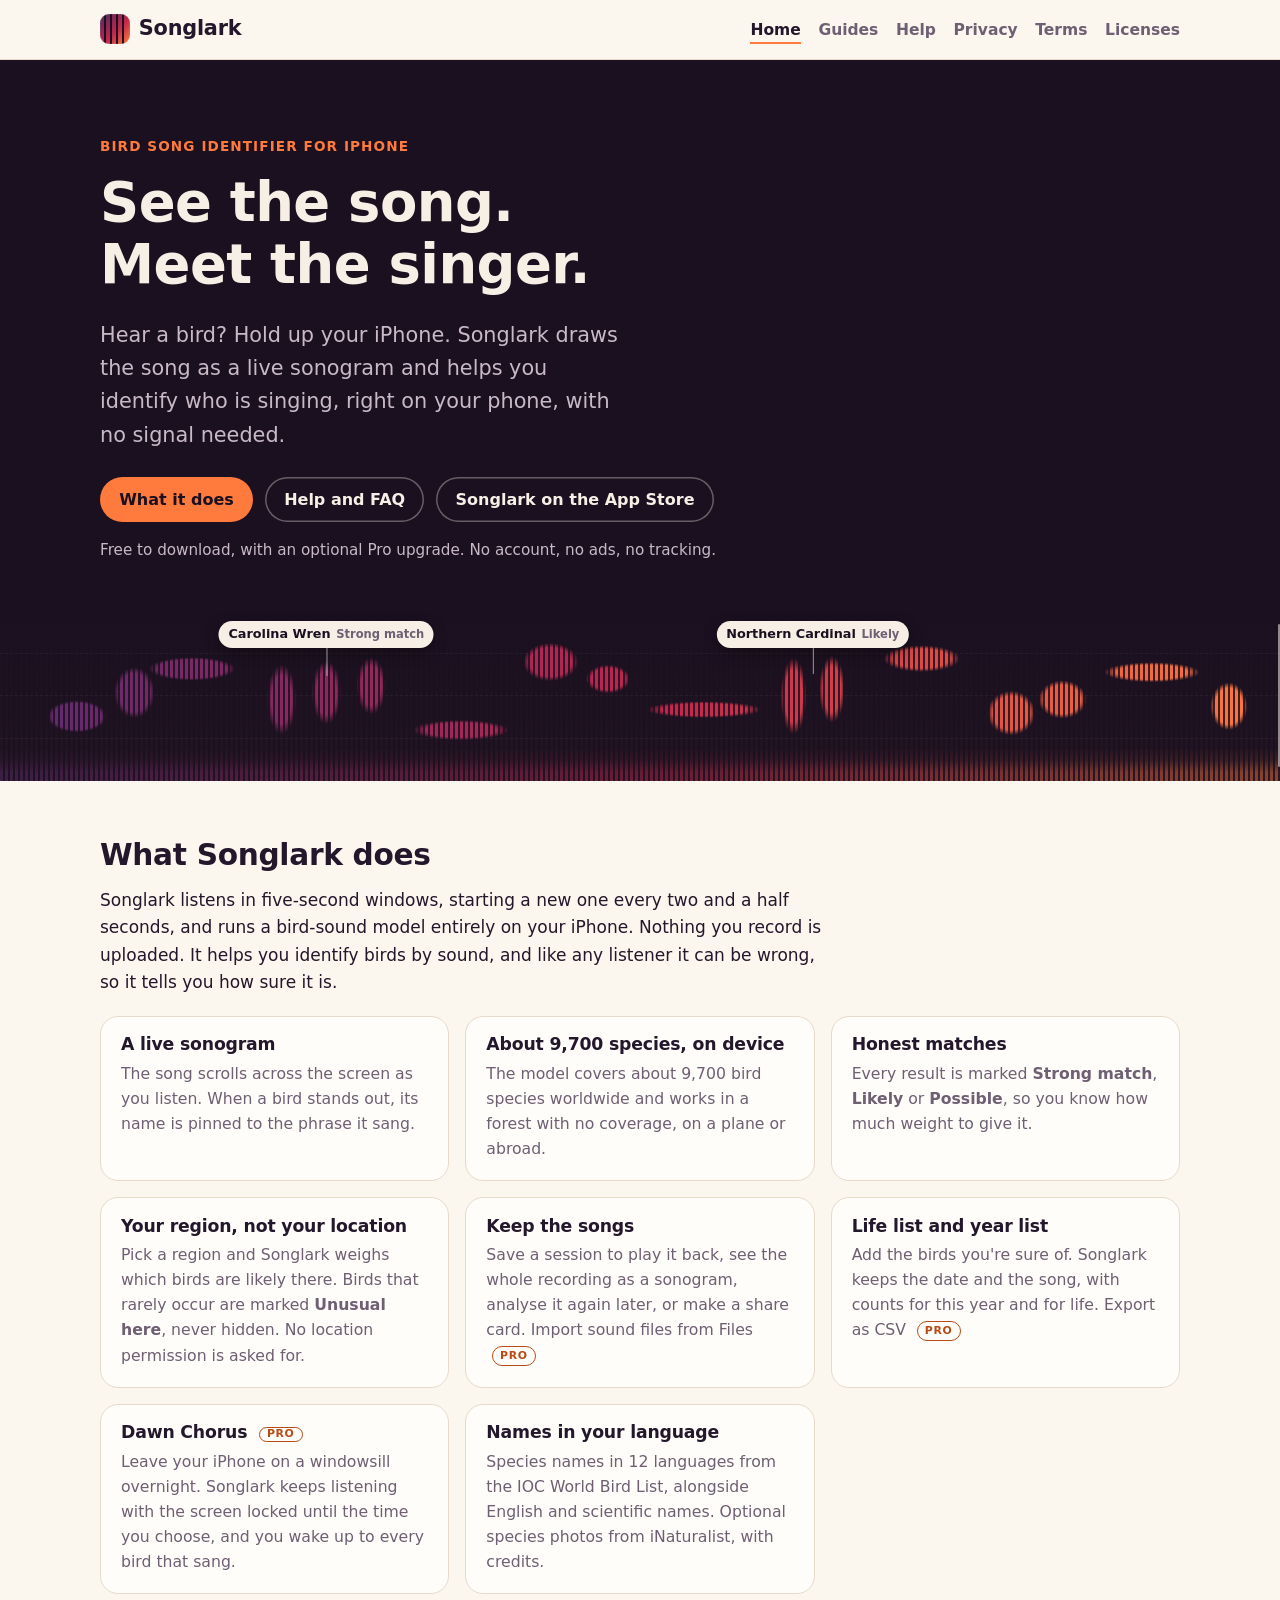
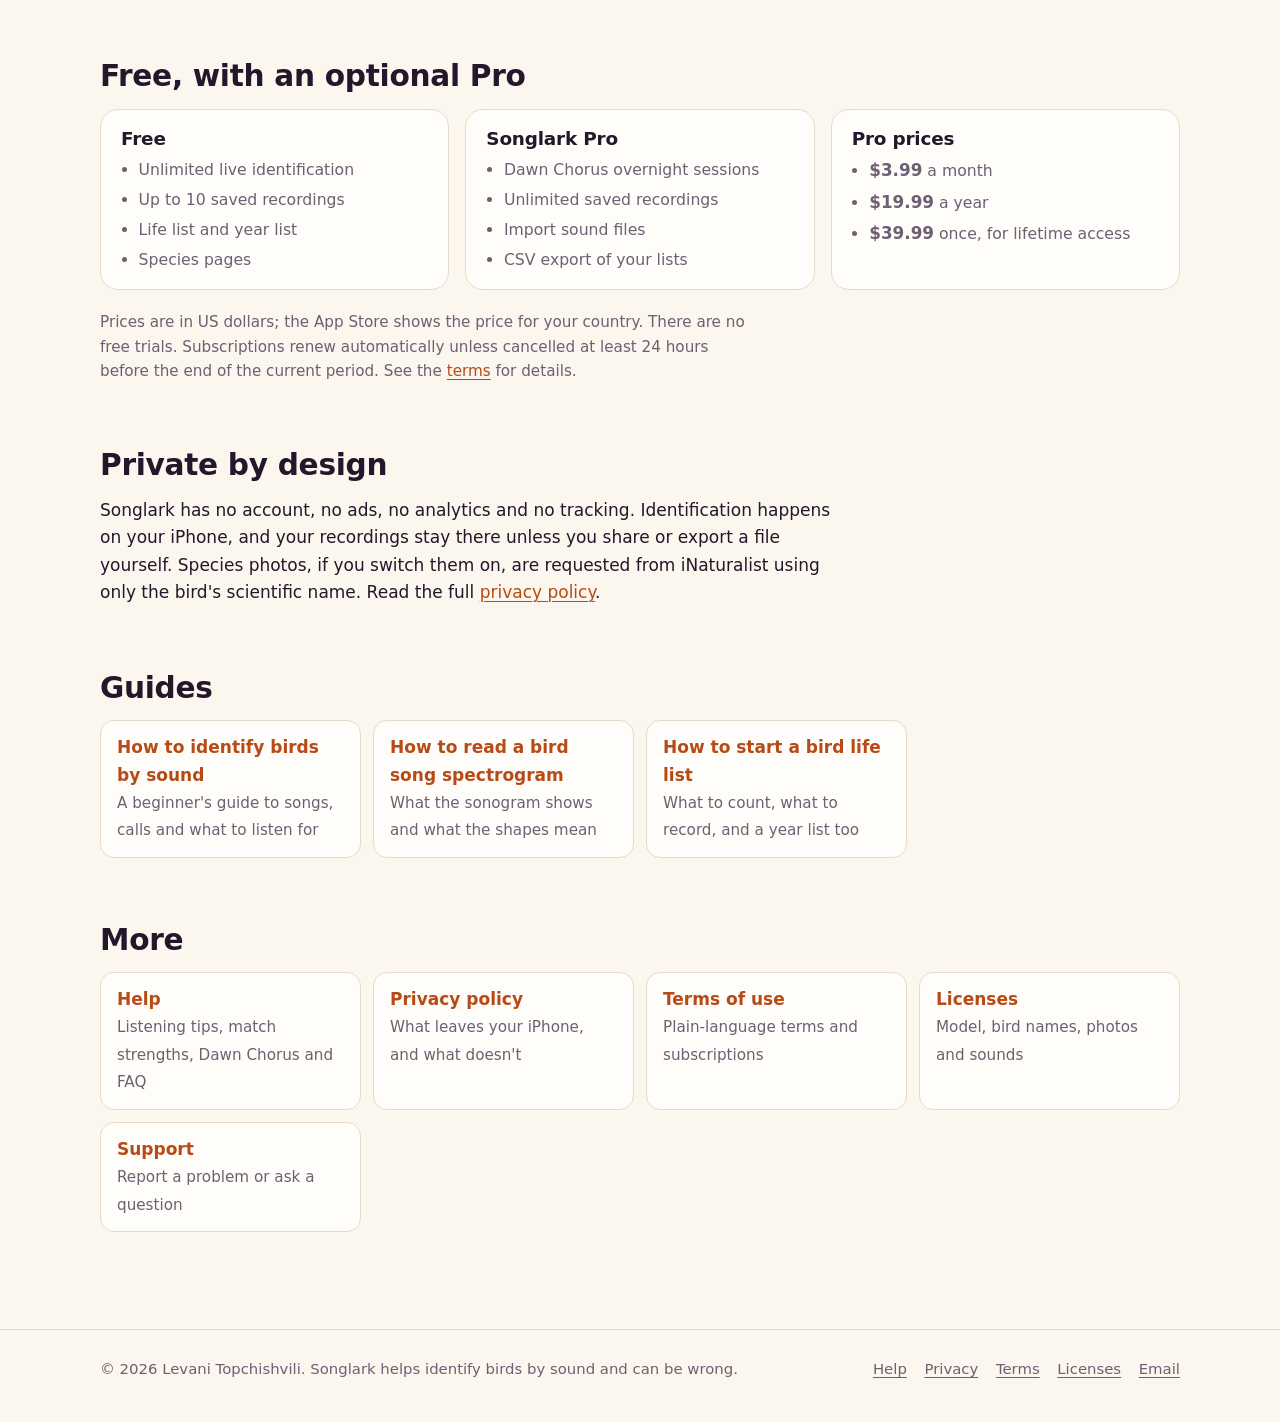
<file: docs/index.html>
<!doctype html>
<html lang="en">
<head>
<meta charset="utf-8">
<meta name="viewport" content="width=device-width, initial-scale=1">
<title>Songlark: bird song identifier for iPhone</title>
<meta name="description" content="Songlark helps you identify birds by sound on iPhone. A live sonogram, about 9,700 species, all on your device. No account, no ads, no tracking.">
<meta name="theme-color" content="#1A1020">
<link rel="icon" href="data:image/svg+xml,%3Csvg xmlns='http://www.w3.org/2000/svg' viewBox='0 0 32 32'%3E%3Cdefs%3E%3ClinearGradient id='g' x1='0' y1='0' x2='1' y2='1'%3E%3Cstop offset='0' stop-color='%234A2A5C'/%3E%3Cstop offset='.55' stop-color='%23C2264B'/%3E%3Cstop offset='1' stop-color='%23FF7A3D'/%3E%3C/linearGradient%3E%3C/defs%3E%3Crect width='32' height='32' rx='9' fill='url(%23g)'/%3E%3Cg fill='%231A1020'%3E%3Crect x='5' y='0' width='2' height='32'/%3E%3Crect x='11' y='0' width='2' height='32'/%3E%3Crect x='17' y='0' width='2' height='32'/%3E%3Crect x='23' y='0' width='2' height='32'/%3E%3C/g%3E%3C/svg%3E">
<meta name="apple-itunes-app" content="app-id=6818809786">
<link rel="stylesheet" href="style.css?v=6">
</head>
<body>
<a class="skip" href="#main">Skip to content</a>
<header class="site-header">
  <div class="wrap">
    <a class="wordmark" href="./"><span class="glyph" aria-hidden="true"></span>Songlark</a>
    <nav class="site-nav" aria-label="Main">
      <ul>
        <li><a href="./" aria-current="page">Home</a></li>
        <li><a href="guides/">Guides</a></li>
        <li><a href="help.html">Help</a></li>
        <li><a href="privacy.html">Privacy</a></li>
        <li><a href="terms.html">Terms</a></li>
        <li><a href="licenses.html">Licenses</a></li>
      </ul>
    </nav>
  </div>
</header>

<div class="hero">
  <div class="wrap">
    <span class="eyebrow">Bird song identifier for iPhone</span>
    <h1>See the song.<br>Meet the singer.</h1>
    <p class="lede">Hear a bird? Hold up your iPhone. Songlark draws the song as a live sonogram and helps you identify who is singing, right on your phone, with no signal needed.</p>
    <div class="hero-actions">
      <a class="btn btn-primary" href="#features">What it does</a>
      <a class="btn btn-ghost" href="help.html">Help and FAQ</a>
      <a class="btn btn-ghost" href="https://apps.apple.com/app/id6818809786">Songlark on the App Store</a>
    </div>
    <p class="note">Free to download, with an optional Pro upgrade. No account, no ads, no tracking.</p>
  </div>
  <div class="sonogram" role="img" aria-label="Illustration of a sonogram: bands of song in plum, crimson and apricot, with two bird names pinned to their phrases.">
    <div class="ink"></div>
    <span class="pin pin-a" aria-hidden="true">Carolina Wren<small>Strong match</small></span>
    <span class="pin pin-b" aria-hidden="true">Northern Cardinal<small>Likely</small></span>
    <span class="live" aria-hidden="true"></span>
  </div>
</div>

<main id="main">
  <div class="wrap">
    <section id="features" aria-labelledby="features-title">
      <h2 id="features-title">What Songlark does</h2>
      <p class="prose">Songlark listens in five-second windows, starting a new one every two and a half seconds, and runs a bird-sound model entirely on your iPhone. Nothing you record is uploaded. It helps you identify birds by sound, and like any listener it can be wrong, so it tells you how sure it is.</p>
      <ul class="features">
        <li>
          <h3>A live sonogram</h3>
          <p>The song scrolls across the screen as you listen. When a bird stands out, its name is pinned to the phrase it sang.</p>
        </li>
        <li>
          <h3>About 9,700 species, on device</h3>
          <p>The model covers about 9,700 bird species worldwide and works in a forest with no coverage, on a plane or abroad.</p>
        </li>
        <li>
          <h3>Honest matches</h3>
          <p>Every result is marked <strong>Strong match</strong>, <strong>Likely</strong> or <strong>Possible</strong>, so you know how much weight to give it.</p>
        </li>
        <li>
          <h3>Your region, not your location</h3>
          <p>Pick a region and Songlark weighs which birds are likely there. Birds that rarely occur are marked <strong>Unusual here</strong>, never hidden. No location permission is asked for.</p>
        </li>
        <li>
          <h3>Keep the songs</h3>
          <p>Save a session to play it back, see the whole recording as a sonogram, analyse it again later, or make a share card. Import sound files from Files <span class="tag">Pro</span></p>
        </li>
        <li>
          <h3>Life list and year list</h3>
          <p>Add the birds you're sure of. Songlark keeps the date and the song, with counts for this year and for life. Export as CSV <span class="tag">Pro</span></p>
        </li>
        <li>
          <h3>Dawn Chorus <span class="tag">Pro</span></h3>
          <p>Leave your iPhone on a windowsill overnight. Songlark keeps listening with the screen locked until the time you choose, and you wake up to every bird that sang.</p>
        </li>
        <li>
          <h3>Names in your language</h3>
          <p>Species names in 12 languages from the IOC World Bird List, alongside English and scientific names. Optional species photos from iNaturalist, with credits.</p>
        </li>
      </ul>
    </section>

    <section class="shots-section" id="screenshots" aria-labelledby="shots-title">
      <h2 id="shots-title">Screenshots</h2>
      <div class="shots"><!-- Add App Store screenshots here as <img src="..." alt="..." width="..." height="...">. This section stays hidden while empty. --></div>
    </section>

    <section id="pricing" aria-labelledby="pricing-title">
      <h2 id="pricing-title">Free, with an optional Pro</h2>
      <div class="plans">
        <div class="plan">
          <h3>Free</h3>
          <ul>
            <li>Unlimited live identification</li>
            <li>Up to 10 saved recordings</li>
            <li>Life list and year list</li>
            <li>Species pages</li>
          </ul>
        </div>
        <div class="plan">
          <h3>Songlark Pro</h3>
          <ul>
            <li>Dawn Chorus overnight sessions</li>
            <li>Unlimited saved recordings</li>
            <li>Import sound files</li>
            <li>CSV export of your lists</li>
          </ul>
        </div>
        <div class="plan">
          <h3>Pro prices</h3>
          <ul>
            <li><span class="price">$3.99</span> a month</li>
            <li><span class="price">$19.99</span> a year</li>
            <li><span class="price">$39.99</span> once, for lifetime access</li>
          </ul>
        </div>
      </div>
      <p class="meta prose">Prices are in US dollars; the App Store shows the price for your country. There are no free trials. Subscriptions renew automatically unless cancelled at least 24 hours before the end of the current period. See the <a href="terms.html#purchases">terms</a> for details.</p>
    </section>

    <section id="privacy" aria-labelledby="privacy-title">
      <h2 id="privacy-title">Private by design</h2>
      <div class="prose">
        <p>Songlark has no account, no ads, no analytics and no tracking. Identification happens on your iPhone, and your recordings stay there unless you share or export a file yourself. Species photos, if you switch them on, are requested from iNaturalist using only the bird's scientific name. Read the full <a href="privacy.html">privacy policy</a>.</p>
      </div>
    </section>

    <section id="guides" aria-labelledby="guides-title">
      <h2 id="guides-title">Guides</h2>
      <ul class="links-grid">
        <li><a href="guides/how-to-identify-birds-by-sound.html"><strong>How to identify birds by sound</strong><span>A beginner's guide to songs, calls and what to listen for</span></a></li>
        <li><a href="guides/how-to-read-a-bird-song-spectrogram.html"><strong>How to read a bird song spectrogram</strong><span>What the sonogram shows and what the shapes mean</span></a></li>
        <li><a href="guides/how-to-start-a-bird-life-list.html"><strong>How to start a bird life list</strong><span>What to count, what to record, and a year list too</span></a></li>
      </ul>
    </section>

    <section id="more" aria-labelledby="more-title">
      <h2 id="more-title">More</h2>
      <ul class="links-grid">
        <li><a href="help.html"><strong>Help</strong><span>Listening tips, match strengths, Dawn Chorus and FAQ</span></a></li>
        <li><a href="privacy.html"><strong>Privacy policy</strong><span>What leaves your iPhone, and what doesn't</span></a></li>
        <li><a href="terms.html"><strong>Terms of use</strong><span>Plain-language terms and subscriptions</span></a></li>
        <li><a href="licenses.html"><strong>Licenses</strong><span>Model, bird names, photos and sounds</span></a></li>
        <li><a href="https://github.com/Levan2002/songlark/issues"><strong>Support</strong><span>Report a problem or ask a question</span></a></li>
      </ul>
    </section>
  </div>
</main>

<footer class="site-footer">
  <div class="wrap">
    <p>&copy; 2026 Levani Topchishvili. Songlark helps identify birds by sound and can be wrong.</p>
    <ul>
      <li><a href="help.html">Help</a></li>
      <li><a href="privacy.html">Privacy</a></li>
      <li><a href="terms.html">Terms</a></li>
      <li><a href="licenses.html">Licenses</a></li>
      <li><a href="mailto:levan.topchishvili9@gmail.com">Email</a></li>
    </ul>
  </div>
</footer>
</body>
</html>
</file>
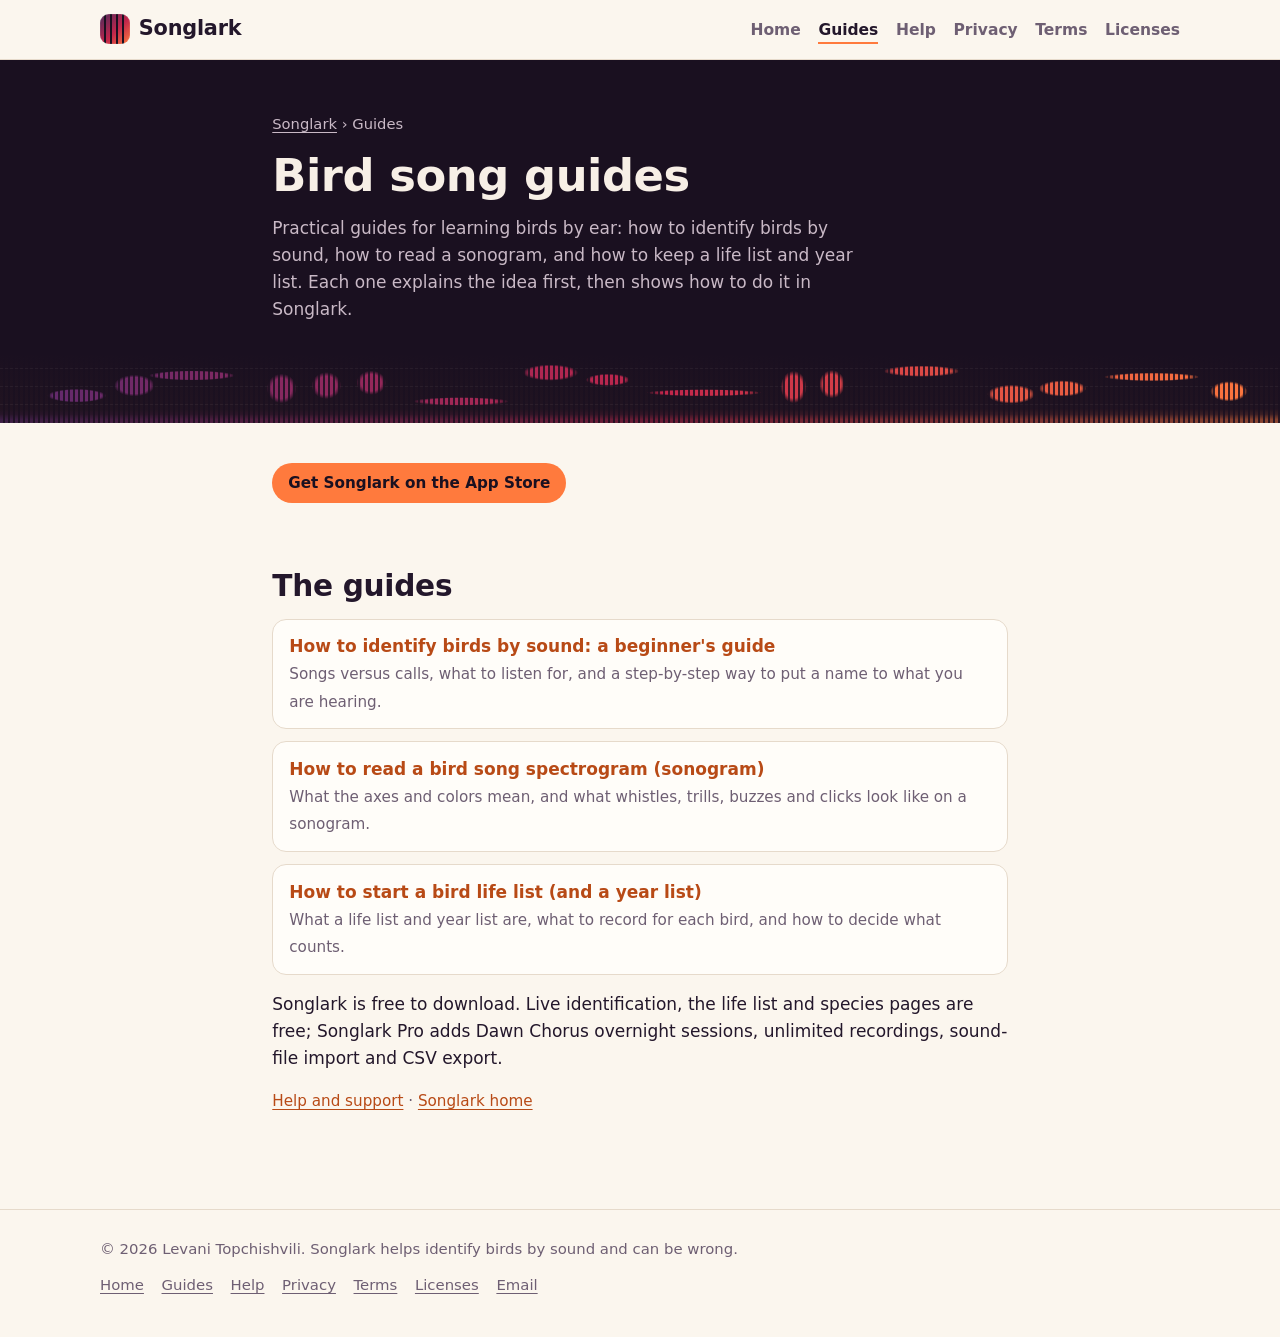
<file: docs/guides/index.html>
<!doctype html>
<html lang="en">
<head>
<meta charset="utf-8">
<meta name="viewport" content="width=device-width, initial-scale=1">
<title>Bird Song Identification Guides – Songlark</title>
<meta name="description" content="Beginner guides to identifying birds by sound, reading a bird song spectrogram and starting a bird life list, with steps for the Songlark iPhone app.">
<link rel="canonical" href="https://levan2002.github.io/songlark/guides/">
<meta property="og:type" content="website">
<meta property="og:title" content="Bird Song Identification Guides – Songlark">
<meta property="og:description" content="Beginner guides to identifying birds by sound, reading a bird song spectrogram and starting a bird life list, with steps for the Songlark iPhone app.">
<meta property="og:url" content="https://levan2002.github.io/songlark/guides/">
<meta property="og:site_name" content="Songlark">
<meta name="twitter:card" content="summary">
<meta name="apple-itunes-app" content="app-id=6818809786">
<meta name="theme-color" content="#1A1020">
<link rel="icon" href="data:image/svg+xml,%3Csvg xmlns='http://www.w3.org/2000/svg' viewBox='0 0 32 32'%3E%3Cdefs%3E%3ClinearGradient id='g' x1='0' y1='0' x2='1' y2='1'%3E%3Cstop offset='0' stop-color='%234A2A5C'/%3E%3Cstop offset='.55' stop-color='%23C2264B'/%3E%3Cstop offset='1' stop-color='%23FF7A3D'/%3E%3C/linearGradient%3E%3C/defs%3E%3Crect width='32' height='32' rx='9' fill='url(%23g)'/%3E%3Cg fill='%231A1020'%3E%3Crect x='5' y='0' width='2' height='32'/%3E%3Crect x='11' y='0' width='2' height='32'/%3E%3Crect x='17' y='0' width='2' height='32'/%3E%3Crect x='23' y='0' width='2' height='32'/%3E%3C/g%3E%3C/svg%3E">
<link rel="stylesheet" href="../style.css?v=6">
<script type="application/ld+json">
{
  "@context": "https://schema.org",
  "@type": "BreadcrumbList",
  "itemListElement": [
    {
      "@type": "ListItem",
      "position": 1,
      "name": "Songlark",
      "item": "https://levan2002.github.io/songlark/"
    },
    {
      "@type": "ListItem",
      "position": 2,
      "name": "Guides",
      "item": "https://levan2002.github.io/songlark/guides/"
    }
  ]
}
</script>
</head>
<body>
<a class="skip" href="#main">Skip to content</a>
<header class="site-header">
  <div class="wrap">
    <a class="wordmark" href="../"><span class="glyph" aria-hidden="true"></span>Songlark</a>
    <nav class="site-nav" aria-label="Main">
      <ul>
        <li><a href="../">Home</a></li>
        <li><a href="./" aria-current="page">Guides</a></li>
        <li><a href="../help.html">Help</a></li>
        <li><a href="../privacy.html">Privacy</a></li>
        <li><a href="../terms.html">Terms</a></li>
        <li><a href="../licenses.html">Licenses</a></li>
      </ul>
    </nav>
  </div>
</header>

<div class="hero page-hero">
  <div class="wrap">
<nav class="crumbs" aria-label="Breadcrumb"><a href="../">Songlark</a> <span aria-hidden="true">›</span> <span>Guides</span></nav>
<h1>Bird song guides</h1>
<p>Practical guides for learning birds by ear: how to identify birds by sound, how to read a sonogram, and how to keep a life list and year list. Each one explains the idea first, then shows how to do it in Songlark.</p>

  </div>
  <div class="sonogram" aria-hidden="true"><div class="ink"></div></div>
</div>

<main id="main">
  <div class="wrap prose">

<p class="guide-cta guide-cta-top"><a class="btn btn-cta" href="https://apps.apple.com/app/id6818809786">Get Songlark on the App Store</a></p>
<h2>The guides</h2>
<ul class="guide-list">
<li><a href="how-to-identify-birds-by-sound.html"><strong>How to identify birds by sound: a beginner&#x27;s guide</strong><span>Songs versus calls, what to listen for, and a step-by-step way to put a name to what you are hearing.</span></a></li>
<li><a href="how-to-read-a-bird-song-spectrogram.html"><strong>How to read a bird song spectrogram (sonogram)</strong><span>What the axes and colors mean, and what whistles, trills, buzzes and clicks look like on a sonogram.</span></a></li>
<li><a href="how-to-start-a-bird-life-list.html"><strong>How to start a bird life list (and a year list)</strong><span>What a life list and year list are, what to record for each bird, and how to decide what counts.</span></a></li>
</ul>
<p>Songlark is free to download. Live identification, the life list and species pages are free; Songlark Pro adds Dawn Chorus overnight sessions, unlimited recordings, sound-file import and CSV export.</p>
<p class="guide-more"><a href="../help.html">Help and support</a> · <a href="../">Songlark home</a></p>
  </div>
</main>

<footer class="site-footer">
  <div class="wrap">
    <p>&copy; 2026 Levani Topchishvili. Songlark helps identify birds by sound and can be wrong.</p>
    <ul>
      <li><a href="../">Home</a></li>
      <li><a href="./">Guides</a></li>
      <li><a href="../help.html">Help</a></li>
      <li><a href="../privacy.html">Privacy</a></li>
      <li><a href="../terms.html">Terms</a></li>
      <li><a href="../licenses.html">Licenses</a></li>
      <li><a href="mailto:levan.topchishvili9@gmail.com">Email</a></li>
    </ul>
  </div>
</footer>
</body>
</html>
</file>
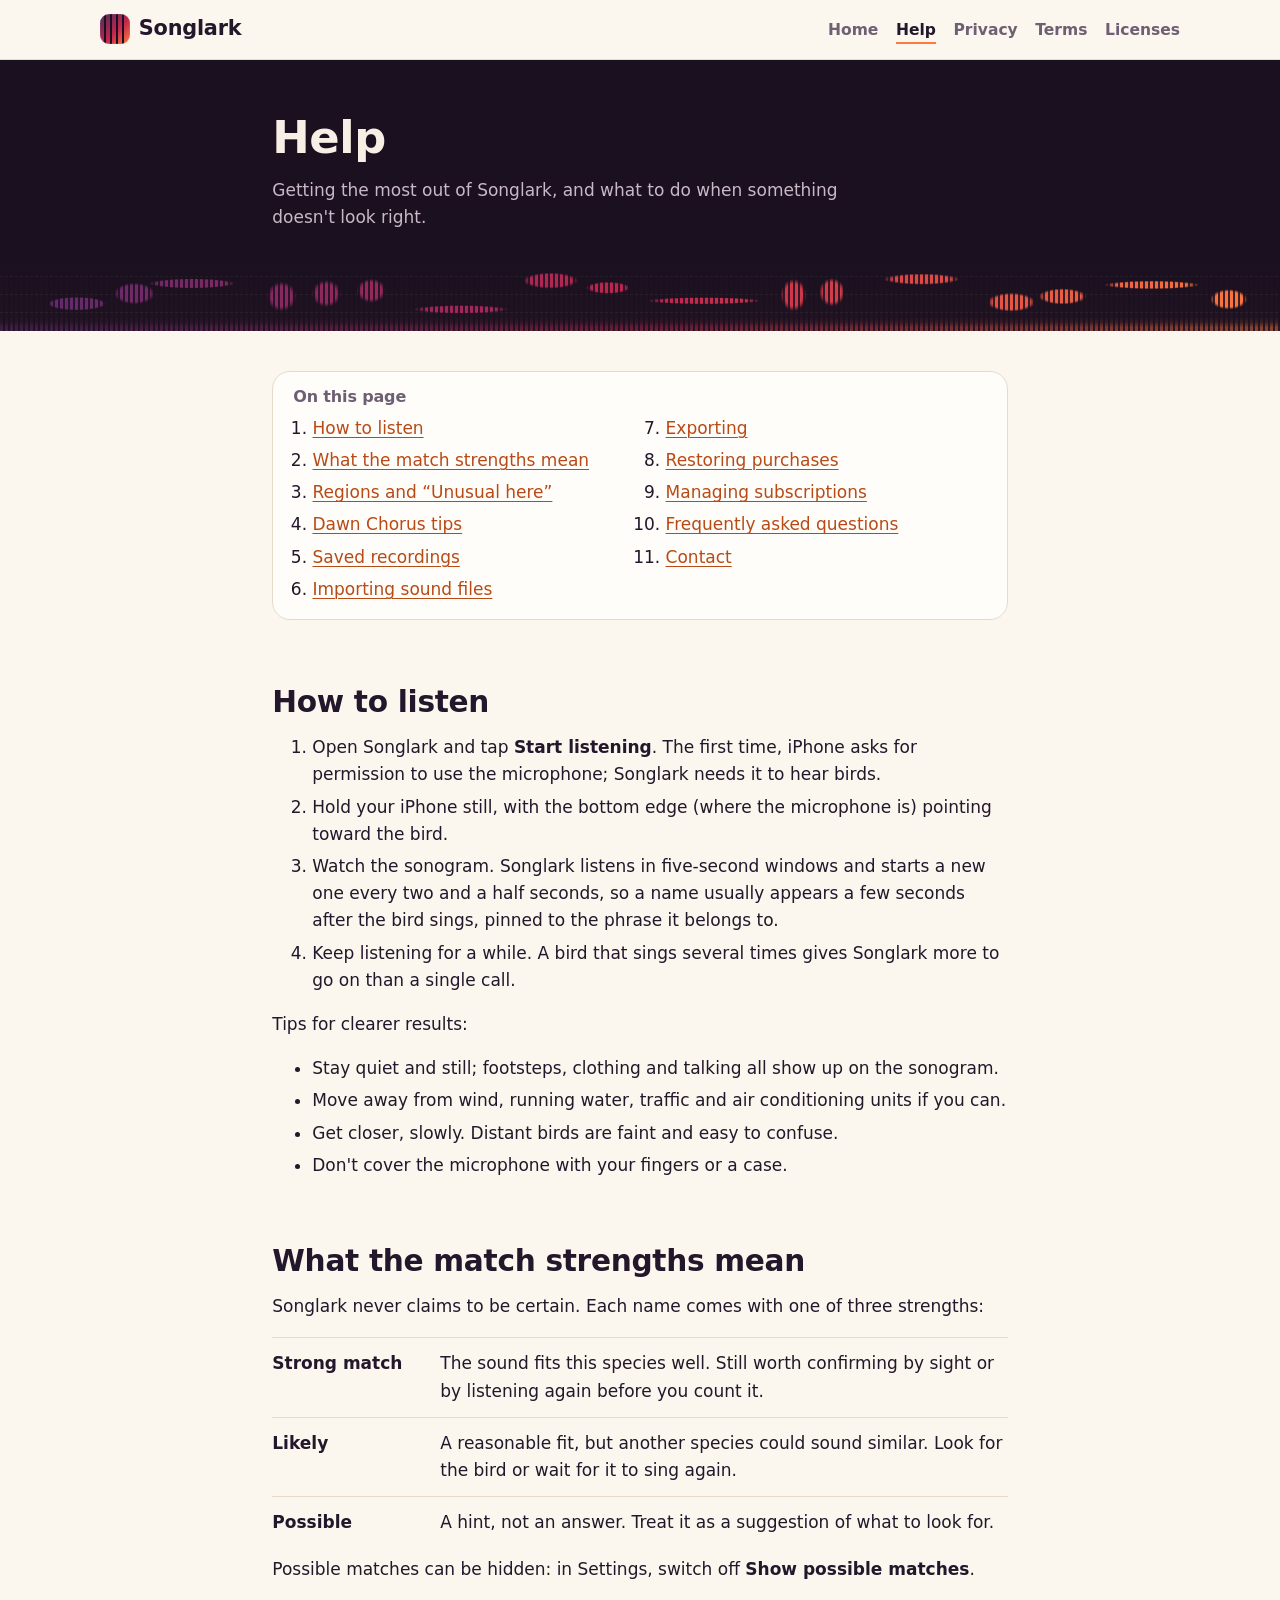
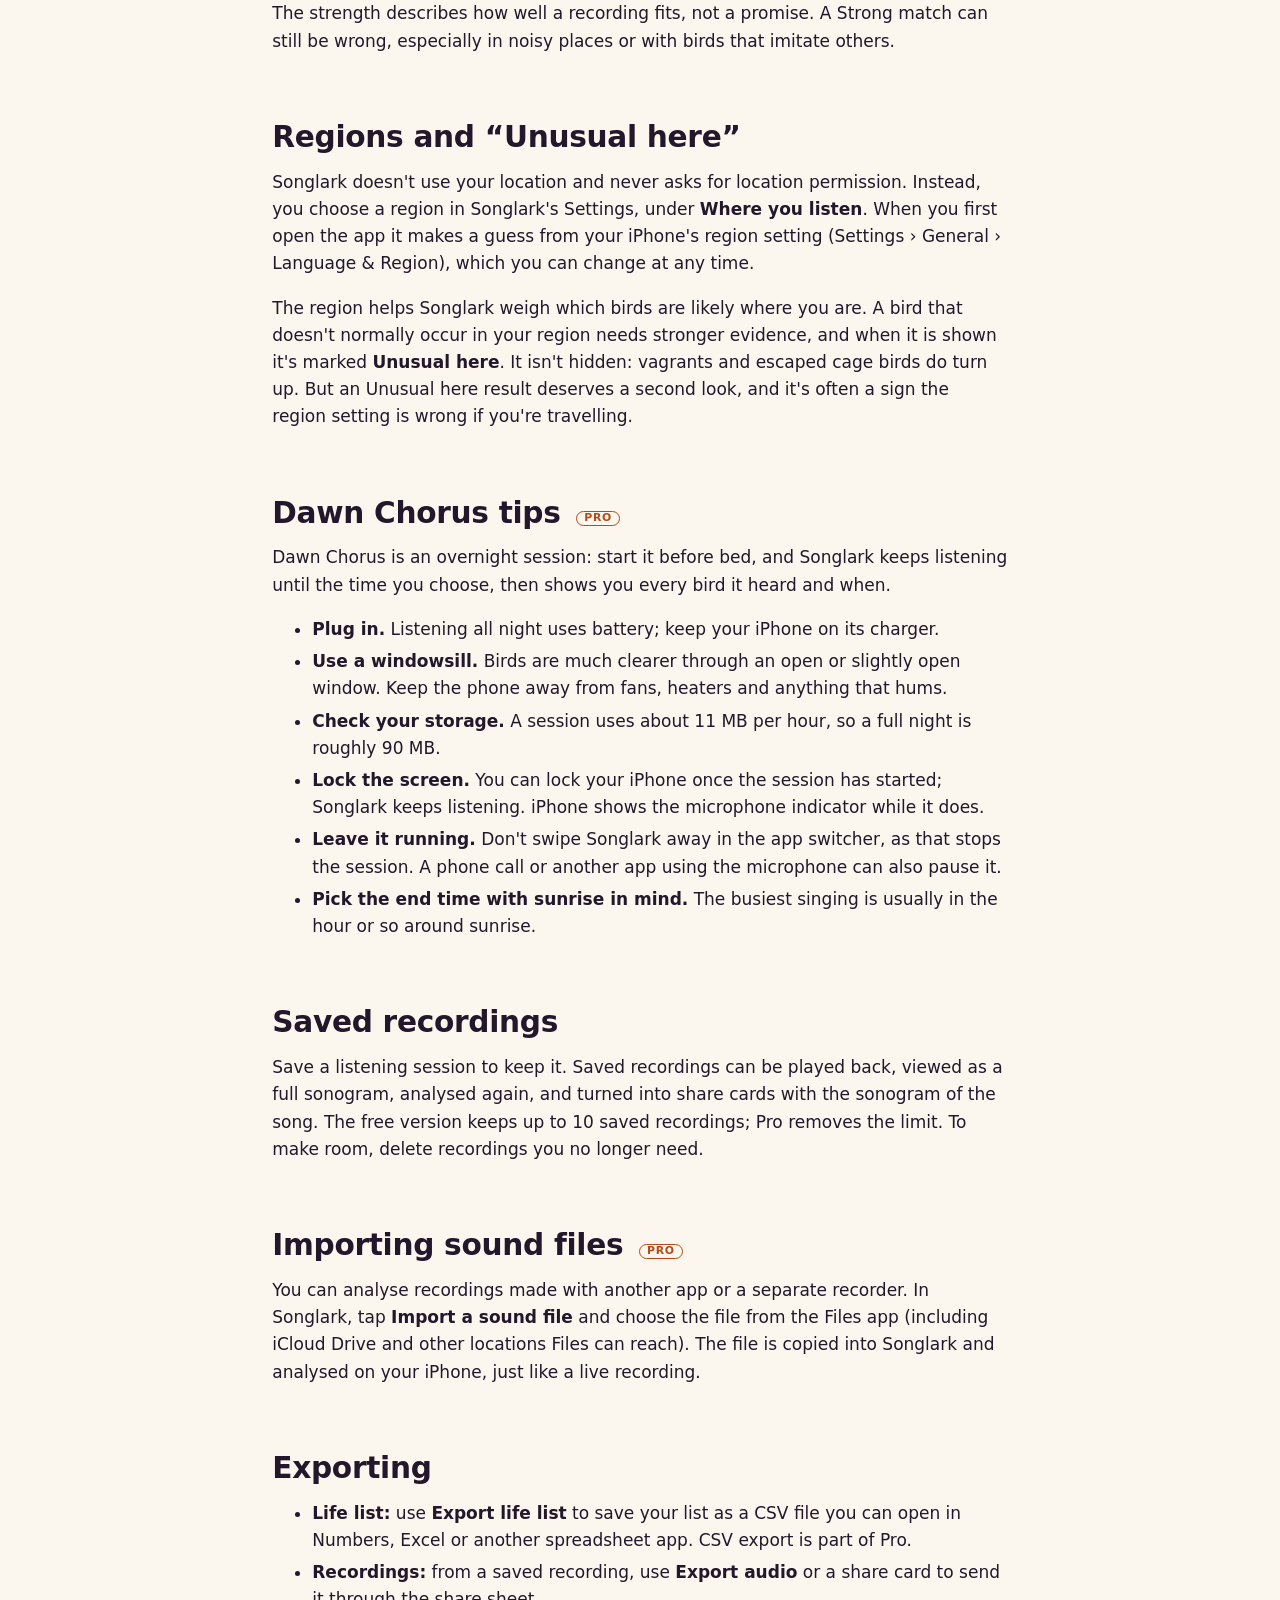
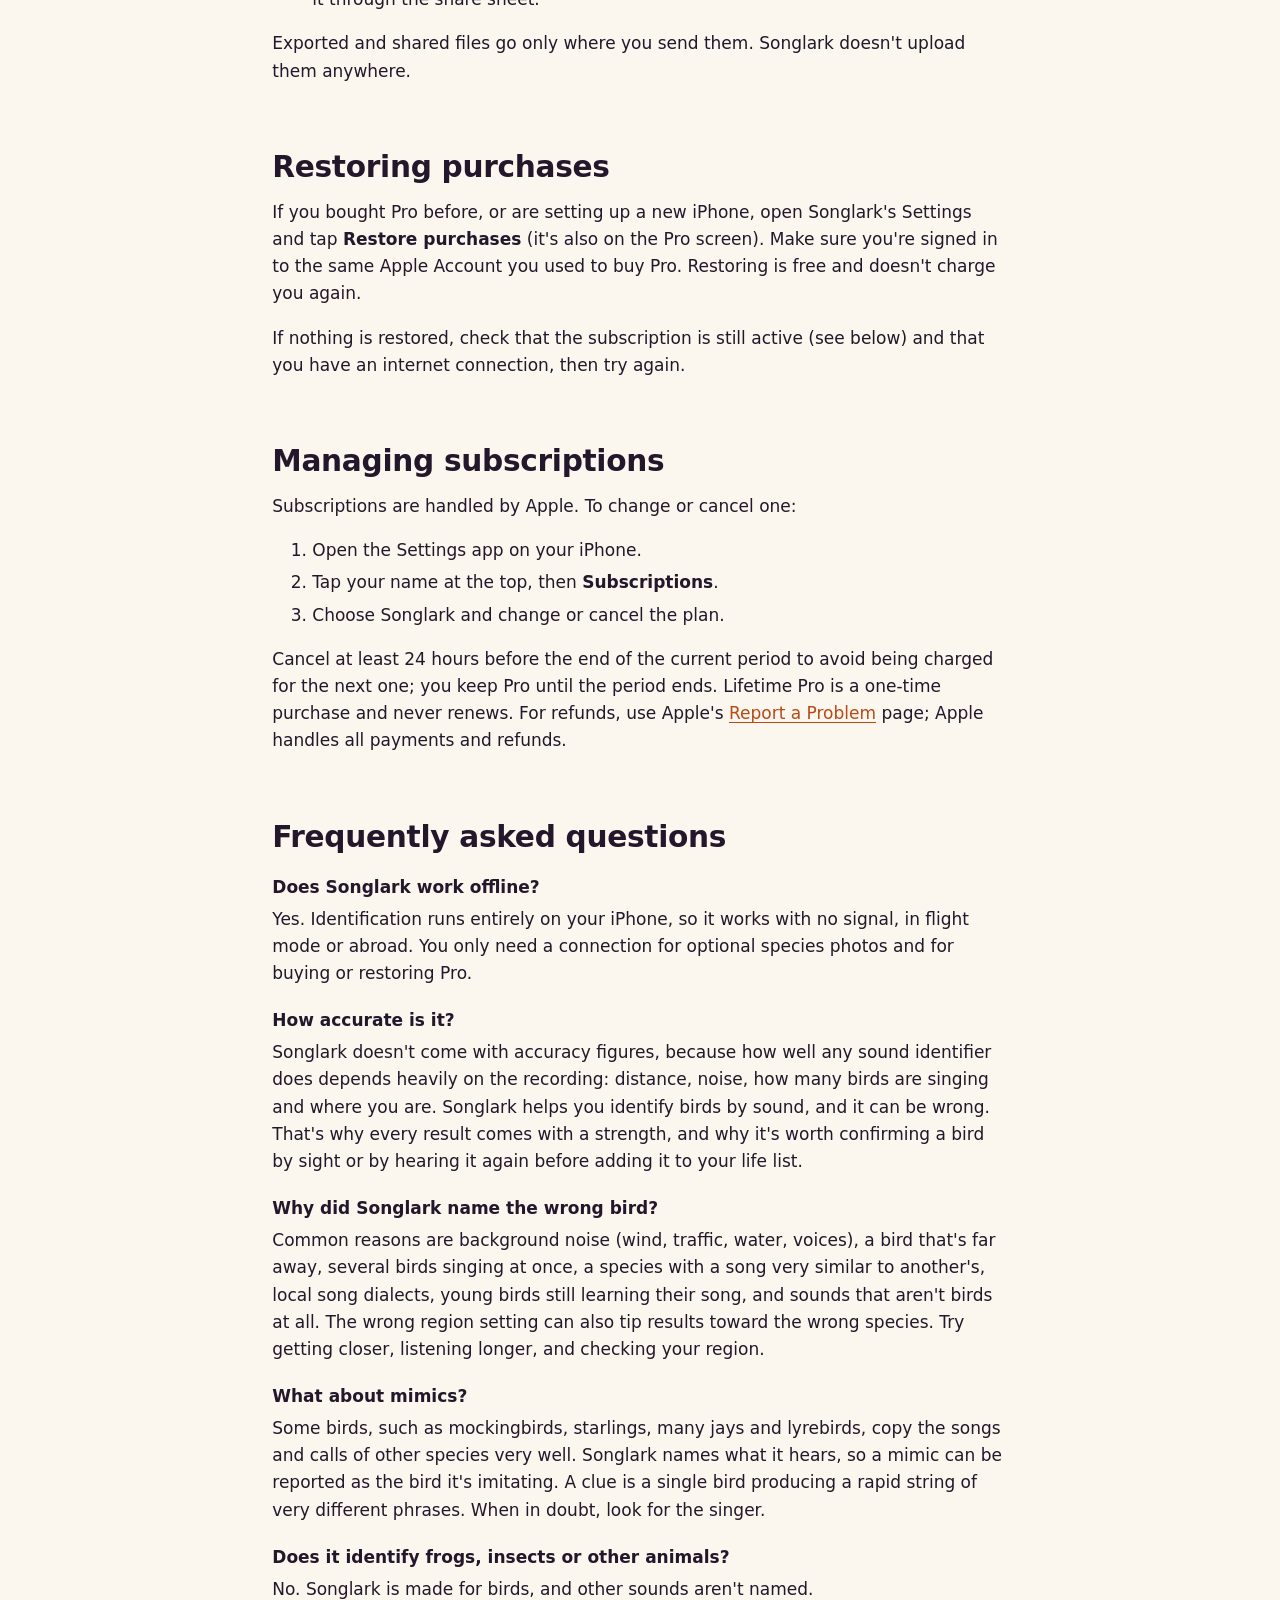
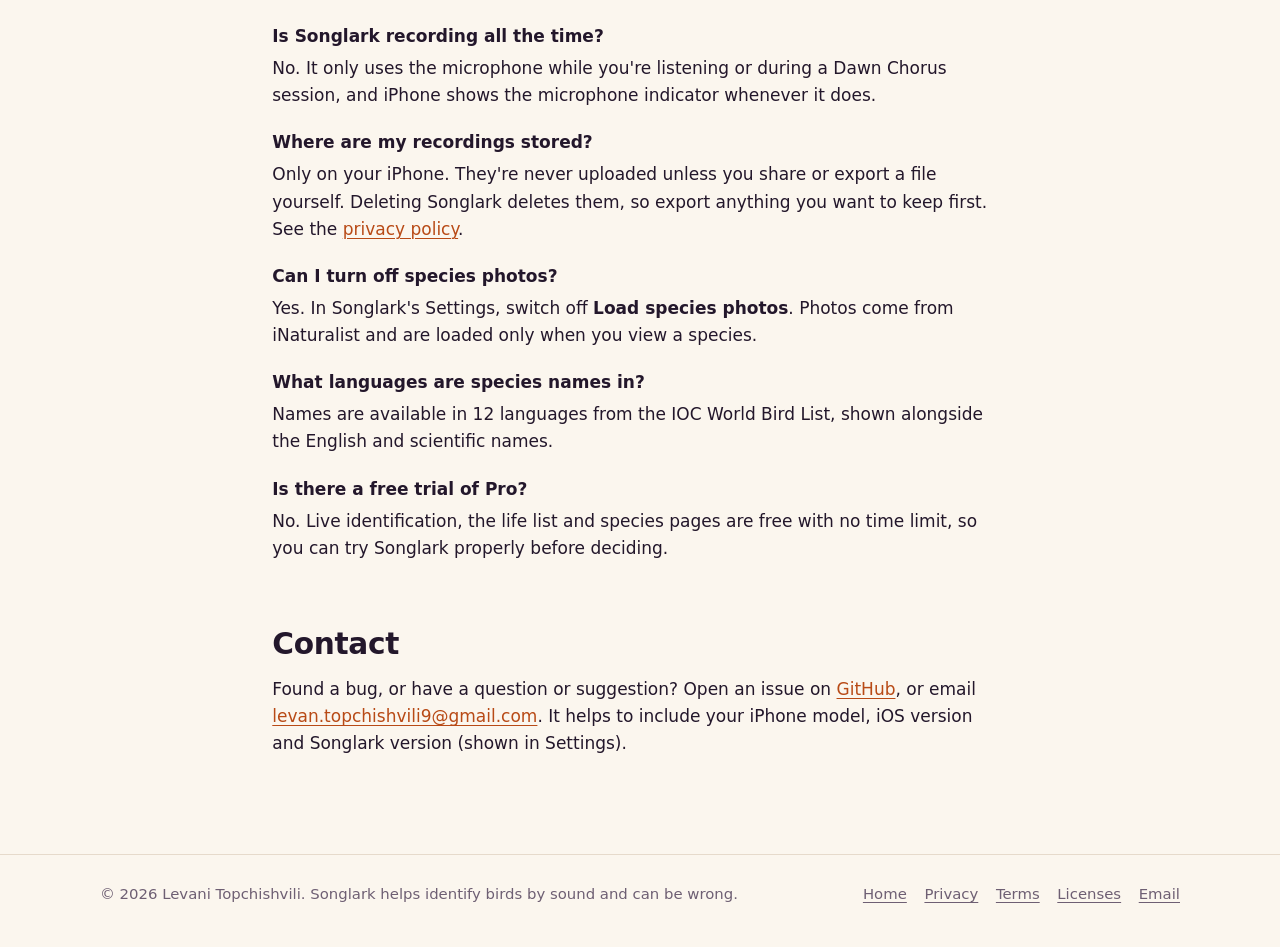
<file: docs/help.html>
<!doctype html>
<html lang="en">
<head>
<meta charset="utf-8">
<meta name="viewport" content="width=device-width, initial-scale=1">
<title>Help · Songlark</title>
<meta name="description" content="How to use Songlark: listening, match strengths, regions, Dawn Chorus, importing, exporting, purchases and frequently asked questions.">
<meta name="theme-color" content="#1A1020">
<link rel="icon" href="data:image/svg+xml,%3Csvg xmlns='http://www.w3.org/2000/svg' viewBox='0 0 32 32'%3E%3Cdefs%3E%3ClinearGradient id='g' x1='0' y1='0' x2='1' y2='1'%3E%3Cstop offset='0' stop-color='%234A2A5C'/%3E%3Cstop offset='.55' stop-color='%23C2264B'/%3E%3Cstop offset='1' stop-color='%23FF7A3D'/%3E%3C/linearGradient%3E%3C/defs%3E%3Crect width='32' height='32' rx='9' fill='url(%23g)'/%3E%3Cg fill='%231A1020'%3E%3Crect x='5' y='0' width='2' height='32'/%3E%3Crect x='11' y='0' width='2' height='32'/%3E%3Crect x='17' y='0' width='2' height='32'/%3E%3Crect x='23' y='0' width='2' height='32'/%3E%3C/g%3E%3C/svg%3E">
<link rel="stylesheet" href="style.css?v=5">
</head>
<body>
<a class="skip" href="#main">Skip to content</a>
<header class="site-header">
  <div class="wrap">
    <a class="wordmark" href="./"><span class="glyph" aria-hidden="true"></span>Songlark</a>
    <nav class="site-nav" aria-label="Main">
      <ul>
        <li><a href="./">Home</a></li>
        <li><a href="help.html" aria-current="page">Help</a></li>
        <li><a href="privacy.html">Privacy</a></li>
        <li><a href="terms.html">Terms</a></li>
        <li><a href="licenses.html">Licenses</a></li>
      </ul>
    </nav>
  </div>
</header>

<div class="hero page-hero">
  <div class="wrap">
    <h1>Help</h1>
    <p>Getting the most out of Songlark, and what to do when something doesn't look right.</p>
  </div>
  <div class="sonogram" aria-hidden="true"><div class="ink"></div></div>
</div>

<main id="main">
  <div class="wrap prose">
    <nav class="toc" aria-labelledby="toc-title">
      <h2 id="toc-title">On this page</h2>
      <ol>
        <li><a href="#listen">How to listen</a></li>
        <li><a href="#strengths">What the match strengths mean</a></li>
        <li><a href="#regions">Regions and “Unusual here”</a></li>
        <li><a href="#dawn-chorus">Dawn Chorus tips</a></li>
        <li><a href="#recordings">Saved recordings</a></li>
        <li><a href="#import">Importing sound files</a></li>
        <li><a href="#export">Exporting</a></li>
        <li><a href="#restore">Restoring purchases</a></li>
        <li><a href="#subscriptions">Managing subscriptions</a></li>
        <li><a href="#faq">Frequently asked questions</a></li>
        <li><a href="#contact">Contact</a></li>
      </ol>
    </nav>

    <h2 id="listen">How to listen</h2>
    <ol>
      <li>Open Songlark and tap <strong>Start listening</strong>. The first time, iPhone asks for permission to use the microphone; Songlark needs it to hear birds.</li>
      <li>Hold your iPhone still, with the bottom edge (where the microphone is) pointing toward the bird.</li>
      <li>Watch the sonogram. Songlark listens in five-second windows and starts a new one every two and a half seconds, so a name usually appears a few seconds after the bird sings, pinned to the phrase it belongs to.</li>
      <li>Keep listening for a while. A bird that sings several times gives Songlark more to go on than a single call.</li>
    </ol>
    <p>Tips for clearer results:</p>
    <ul>
      <li>Stay quiet and still; footsteps, clothing and talking all show up on the sonogram.</li>
      <li>Move away from wind, running water, traffic and air conditioning units if you can.</li>
      <li>Get closer, slowly. Distant birds are faint and easy to confuse.</li>
      <li>Don't cover the microphone with your fingers or a case.</li>
    </ul>

    <h2 id="strengths">What the match strengths mean</h2>
    <p>Songlark never claims to be certain. Each name comes with one of three strengths:</p>
    <ul class="tiers">
      <li><strong>Strong match</strong><span>The sound fits this species well. Still worth confirming by sight or by listening again before you count it.</span></li>
      <li><strong>Likely</strong><span>A reasonable fit, but another species could sound similar. Look for the bird or wait for it to sing again.</span></li>
      <li><strong>Possible</strong><span>A hint, not an answer. Treat it as a suggestion of what to look for.</span></li>
    </ul>
    <p>Possible matches can be hidden: in Settings, switch off <strong>Show possible matches</strong>.</p>
    <p>The strength describes how well a recording fits, not a promise. A Strong match can still be wrong, especially in noisy places or with birds that imitate others.</p>

    <h2 id="regions">Regions and “Unusual here”</h2>
    <p>Songlark doesn't use your location and never asks for location permission. Instead, you choose a region in Songlark's Settings, under <strong>Where you listen</strong>. When you first open the app it makes a guess from your iPhone's region setting (Settings › General › Language &amp; Region), which you can change at any time.</p>
    <p>The region helps Songlark weigh which birds are likely where you are. A bird that doesn't normally occur in your region needs stronger evidence, and when it is shown it's marked <strong>Unusual here</strong>. It isn't hidden: vagrants and escaped cage birds do turn up. But an Unusual here result deserves a second look, and it's often a sign the region setting is wrong if you're travelling.</p>

    <h2 id="dawn-chorus">Dawn Chorus tips <span class="tag">Pro</span></h2>
    <p>Dawn Chorus is an overnight session: start it before bed, and Songlark keeps listening until the time you choose, then shows you every bird it heard and when.</p>
    <ul>
      <li><strong>Plug in.</strong> Listening all night uses battery; keep your iPhone on its charger.</li>
      <li><strong>Use a windowsill.</strong> Birds are much clearer through an open or slightly open window. Keep the phone away from fans, heaters and anything that hums.</li>
      <li><strong>Check your storage.</strong> A session uses about 11 MB per hour, so a full night is roughly 90 MB.</li>
      <li><strong>Lock the screen.</strong> You can lock your iPhone once the session has started; Songlark keeps listening. iPhone shows the microphone indicator while it does.</li>
      <li><strong>Leave it running.</strong> Don't swipe Songlark away in the app switcher, as that stops the session. A phone call or another app using the microphone can also pause it.</li>
      <li><strong>Pick the end time with sunrise in mind.</strong> The busiest singing is usually in the hour or so around sunrise.</li>
    </ul>

    <h2 id="recordings">Saved recordings</h2>
    <p>Save a listening session to keep it. Saved recordings can be played back, viewed as a full sonogram, analysed again, and turned into share cards with the sonogram of the song. The free version keeps up to 10 saved recordings; Pro removes the limit. To make room, delete recordings you no longer need.</p>

    <h2 id="import">Importing sound files <span class="tag">Pro</span></h2>
    <p>You can analyse recordings made with another app or a separate recorder. In Songlark, tap <strong>Import a sound file</strong> and choose the file from the Files app (including iCloud Drive and other locations Files can reach). The file is copied into Songlark and analysed on your iPhone, just like a live recording.</p>

    <h2 id="export">Exporting</h2>
    <ul>
      <li><strong>Life list:</strong> use <strong>Export life list</strong> to save your list as a CSV file you can open in Numbers, Excel or another spreadsheet app. CSV export is part of Pro.</li>
      <li><strong>Recordings:</strong> from a saved recording, use <strong>Export audio</strong> or a share card to send it through the share sheet.</li>
    </ul>
    <p>Exported and shared files go only where you send them. Songlark doesn't upload them anywhere.</p>

    <h2 id="restore">Restoring purchases</h2>
    <p>If you bought Pro before, or are setting up a new iPhone, open Songlark's Settings and tap <strong>Restore purchases</strong> (it's also on the Pro screen). Make sure you're signed in to the same Apple Account you used to buy Pro. Restoring is free and doesn't charge you again.</p>
    <p>If nothing is restored, check that the subscription is still active (see below) and that you have an internet connection, then try again.</p>

    <h2 id="subscriptions">Managing subscriptions</h2>
    <p>Subscriptions are handled by Apple. To change or cancel one:</p>
    <ol>
      <li>Open the Settings app on your iPhone.</li>
      <li>Tap your name at the top, then <strong>Subscriptions</strong>.</li>
      <li>Choose Songlark and change or cancel the plan.</li>
    </ol>
    <p>Cancel at least 24 hours before the end of the current period to avoid being charged for the next one; you keep Pro until the period ends. Lifetime Pro is a one-time purchase and never renews. For refunds, use Apple's <a href="https://reportaproblem.apple.com/">Report a Problem</a> page; Apple handles all payments and refunds.</p>

    <h2 id="faq">Frequently asked questions</h2>
    <dl class="faq">
      <dt>Does Songlark work offline?</dt>
      <dd>Yes. Identification runs entirely on your iPhone, so it works with no signal, in flight mode or abroad. You only need a connection for optional species photos and for buying or restoring Pro.</dd>

      <dt>How accurate is it?</dt>
      <dd>Songlark doesn't come with accuracy figures, because how well any sound identifier does depends heavily on the recording: distance, noise, how many birds are singing and where you are. Songlark helps you identify birds by sound, and it can be wrong. That's why every result comes with a strength, and why it's worth confirming a bird by sight or by hearing it again before adding it to your life list.</dd>

      <dt>Why did Songlark name the wrong bird?</dt>
      <dd>Common reasons are background noise (wind, traffic, water, voices), a bird that's far away, several birds singing at once, a species with a song very similar to another's, local song dialects, young birds still learning their song, and sounds that aren't birds at all. The wrong region setting can also tip results toward the wrong species. Try getting closer, listening longer, and checking your region.</dd>

      <dt>What about mimics?</dt>
      <dd>Some birds, such as mockingbirds, starlings, many jays and lyrebirds, copy the songs and calls of other species very well. Songlark names what it hears, so a mimic can be reported as the bird it's imitating. A clue is a single bird producing a rapid string of very different phrases. When in doubt, look for the singer.</dd>

      <dt>Does it identify frogs, insects or other animals?</dt>
      <dd>No. Songlark is made for birds, and other sounds aren't named.</dd>

      <dt>Is Songlark recording all the time?</dt>
      <dd>No. It only uses the microphone while you're listening or during a Dawn Chorus session, and iPhone shows the microphone indicator whenever it does.</dd>

      <dt>Where are my recordings stored?</dt>
      <dd>Only on your iPhone. They're never uploaded unless you share or export a file yourself. Deleting Songlark deletes them, so export anything you want to keep first. See the <a href="privacy.html">privacy policy</a>.</dd>

      <dt>Can I turn off species photos?</dt>
      <dd>Yes. In Songlark's Settings, switch off <strong>Load species photos</strong>. Photos come from iNaturalist and are loaded only when you view a species.</dd>

      <dt>What languages are species names in?</dt>
      <dd>Names are available in 12 languages from the IOC World Bird List, shown alongside the English and scientific names.</dd>

      <dt>Is there a free trial of Pro?</dt>
      <dd>No. Live identification, the life list and species pages are free with no time limit, so you can try Songlark properly before deciding.</dd>
    </dl>

    <h2 id="contact">Contact</h2>
    <p>Found a bug, or have a question or suggestion? Open an issue on <a href="https://github.com/Levan2002/songlark/issues">GitHub</a>, or email <a href="mailto:levan.topchishvili9@gmail.com">levan.topchishvili9@gmail.com</a>. It helps to include your iPhone model, iOS version and Songlark version (shown in Settings).</p>
  </div>
</main>

<footer class="site-footer">
  <div class="wrap">
    <p>&copy; 2026 Levani Topchishvili. Songlark helps identify birds by sound and can be wrong.</p>
    <ul>
      <li><a href="./">Home</a></li>
      <li><a href="privacy.html">Privacy</a></li>
      <li><a href="terms.html">Terms</a></li>
      <li><a href="licenses.html">Licenses</a></li>
      <li><a href="mailto:levan.topchishvili9@gmail.com">Email</a></li>
    </ul>
  </div>
</footer>
</body>
</html>
</file>
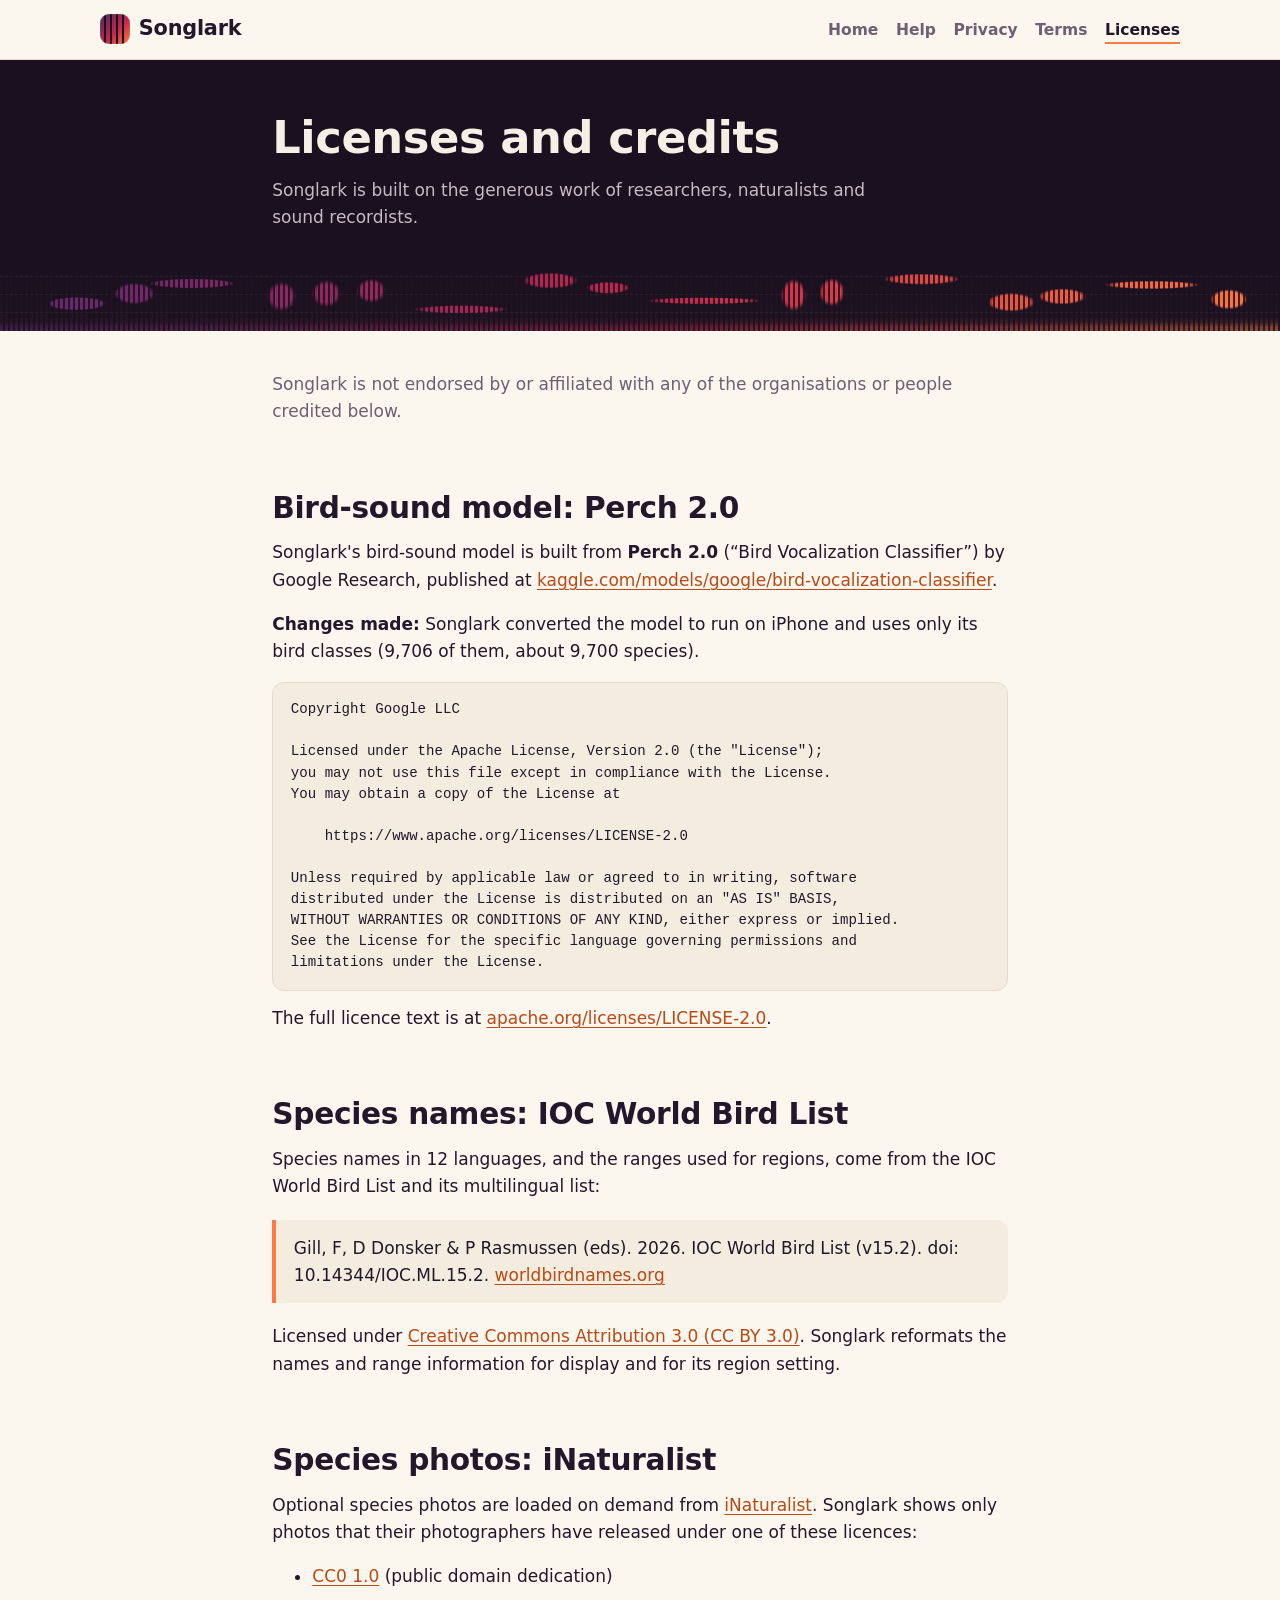
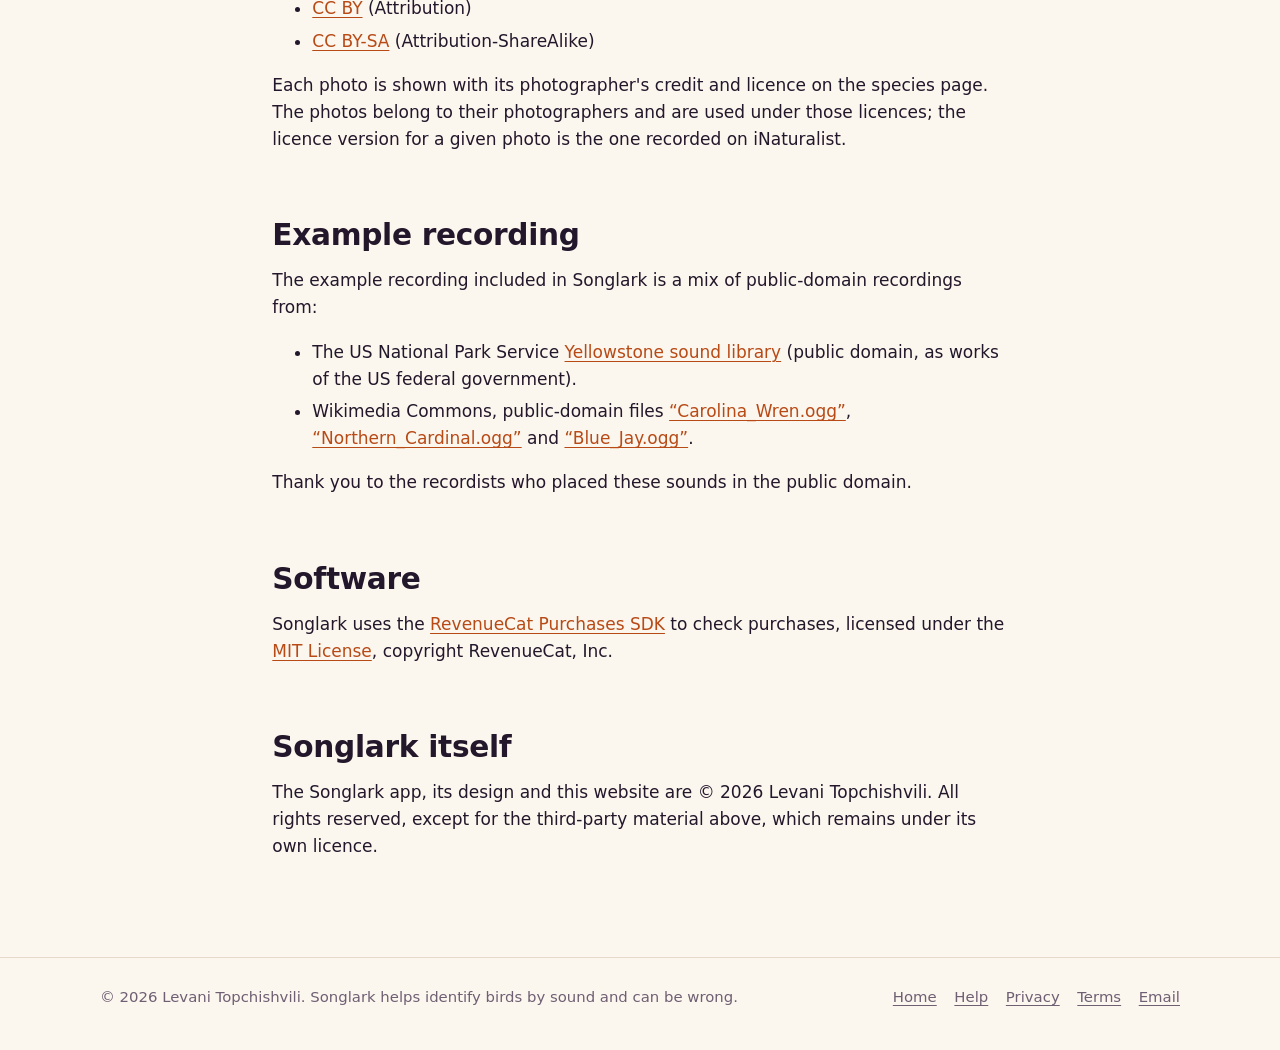
<file: docs/licenses.html>
<!doctype html>
<html lang="en">
<head>
<meta charset="utf-8">
<meta name="viewport" content="width=device-width, initial-scale=1">
<title>Licenses · Songlark</title>
<meta name="description" content="Licences and credits for Songlark: the Perch 2.0 model, the IOC World Bird List, iNaturalist photos and public-domain example audio.">
<meta name="theme-color" content="#1A1020">
<link rel="icon" href="data:image/svg+xml,%3Csvg xmlns='http://www.w3.org/2000/svg' viewBox='0 0 32 32'%3E%3Cdefs%3E%3ClinearGradient id='g' x1='0' y1='0' x2='1' y2='1'%3E%3Cstop offset='0' stop-color='%234A2A5C'/%3E%3Cstop offset='.55' stop-color='%23C2264B'/%3E%3Cstop offset='1' stop-color='%23FF7A3D'/%3E%3C/linearGradient%3E%3C/defs%3E%3Crect width='32' height='32' rx='9' fill='url(%23g)'/%3E%3Cg fill='%231A1020'%3E%3Crect x='5' y='0' width='2' height='32'/%3E%3Crect x='11' y='0' width='2' height='32'/%3E%3Crect x='17' y='0' width='2' height='32'/%3E%3Crect x='23' y='0' width='2' height='32'/%3E%3C/g%3E%3C/svg%3E">
<link rel="stylesheet" href="style.css?v=5">
</head>
<body>
<a class="skip" href="#main">Skip to content</a>
<header class="site-header">
  <div class="wrap">
    <a class="wordmark" href="./"><span class="glyph" aria-hidden="true"></span>Songlark</a>
    <nav class="site-nav" aria-label="Main">
      <ul>
        <li><a href="./">Home</a></li>
        <li><a href="help.html">Help</a></li>
        <li><a href="privacy.html">Privacy</a></li>
        <li><a href="terms.html">Terms</a></li>
        <li><a href="licenses.html" aria-current="page">Licenses</a></li>
      </ul>
    </nav>
  </div>
</header>

<div class="hero page-hero">
  <div class="wrap">
    <h1>Licenses and credits</h1>
    <p>Songlark is built on the generous work of researchers, naturalists and sound recordists.</p>
  </div>
  <div class="sonogram" aria-hidden="true"><div class="ink"></div></div>
</div>

<main id="main">
  <div class="wrap prose">
    <p class="muted">Songlark is not endorsed by or affiliated with any of the organisations or people credited below.</p>

    <h2 id="perch">Bird-sound model: Perch 2.0</h2>
    <p>Songlark's bird-sound model is built from <strong>Perch 2.0</strong> (“Bird Vocalization Classifier”) by Google Research, published at <a href="https://www.kaggle.com/models/google/bird-vocalization-classifier">kaggle.com/models/google/bird-vocalization-classifier</a>.</p>
    <p><strong>Changes made:</strong> Songlark converted the model to run on iPhone and uses only its bird classes (9,706 of them, about 9,700 species).</p>
    <pre class="notice">Copyright Google LLC

Licensed under the Apache License, Version 2.0 (the "License");
you may not use this file except in compliance with the License.
You may obtain a copy of the License at

    https://www.apache.org/licenses/LICENSE-2.0

Unless required by applicable law or agreed to in writing, software
distributed under the License is distributed on an "AS IS" BASIS,
WITHOUT WARRANTIES OR CONDITIONS OF ANY KIND, either express or implied.
See the License for the specific language governing permissions and
limitations under the License.</pre>
    <p>The full licence text is at <a href="https://www.apache.org/licenses/LICENSE-2.0">apache.org/licenses/LICENSE-2.0</a>.</p>

    <h2 id="ioc">Species names: IOC World Bird List</h2>
    <p>Species names in 12 languages, and the ranges used for regions, come from the IOC World Bird List and its multilingual list:</p>
    <p class="callout">Gill, F, D Donsker &amp; P Rasmussen (eds). 2026. IOC World Bird List (v15.2). doi: 10.14344/IOC.ML.15.2. <a href="https://www.worldbirdnames.org/">worldbirdnames.org</a></p>
    <p>Licensed under <a href="https://creativecommons.org/licenses/by/3.0/">Creative Commons Attribution 3.0 (CC BY 3.0)</a>. Songlark reformats the names and range information for display and for its region setting.</p>

    <h2 id="inaturalist">Species photos: iNaturalist</h2>
    <p>Optional species photos are loaded on demand from <a href="https://www.inaturalist.org/">iNaturalist</a>. Songlark shows only photos that their photographers have released under one of these licences:</p>
    <ul>
      <li><a href="https://creativecommons.org/publicdomain/zero/1.0/">CC0 1.0</a> (public domain dedication)</li>
      <li><a href="https://creativecommons.org/licenses/by/4.0/">CC BY</a> (Attribution)</li>
      <li><a href="https://creativecommons.org/licenses/by-sa/4.0/">CC BY-SA</a> (Attribution-ShareAlike)</li>
    </ul>
    <p>Each photo is shown with its photographer's credit and licence on the species page. The photos belong to their photographers and are used under those licences; the licence version for a given photo is the one recorded on iNaturalist.</p>

    <h2 id="audio">Example recording</h2>
    <p>The example recording included in Songlark is a mix of public-domain recordings from:</p>
    <ul>
      <li>The US National Park Service <a href="https://www.nps.gov/yell/learn/photosmultimedia/soundlibrary.htm">Yellowstone sound library</a> (public domain, as works of the US federal government).</li>
      <li>Wikimedia Commons, public-domain files <a href="https://commons.wikimedia.org/wiki/File:Carolina_Wren.ogg">“Carolina_Wren.ogg”</a>, <a href="https://commons.wikimedia.org/wiki/File:Northern_Cardinal.ogg">“Northern_Cardinal.ogg”</a> and <a href="https://commons.wikimedia.org/wiki/File:Blue_Jay.ogg">“Blue_Jay.ogg”</a>.</li>
    </ul>
    <p>Thank you to the recordists who placed these sounds in the public domain.</p>

    <h2 id="software">Software</h2>
    <p>Songlark uses the <a href="https://github.com/RevenueCat/purchases-ios">RevenueCat Purchases SDK</a> to check purchases, licensed under the <a href="https://github.com/RevenueCat/purchases-ios/blob/main/LICENSE">MIT License</a>, copyright RevenueCat, Inc.</p>

    <h2 id="songlark">Songlark itself</h2>
    <p>The Songlark app, its design and this website are &copy; 2026 Levani Topchishvili. All rights reserved, except for the third-party material above, which remains under its own licence.</p>
  </div>
</main>

<footer class="site-footer">
  <div class="wrap">
    <p>&copy; 2026 Levani Topchishvili. Songlark helps identify birds by sound and can be wrong.</p>
    <ul>
      <li><a href="./">Home</a></li>
      <li><a href="help.html">Help</a></li>
      <li><a href="privacy.html">Privacy</a></li>
      <li><a href="terms.html">Terms</a></li>
      <li><a href="mailto:levan.topchishvili9@gmail.com">Email</a></li>
    </ul>
  </div>
</footer>
</body>
</html>
</file>
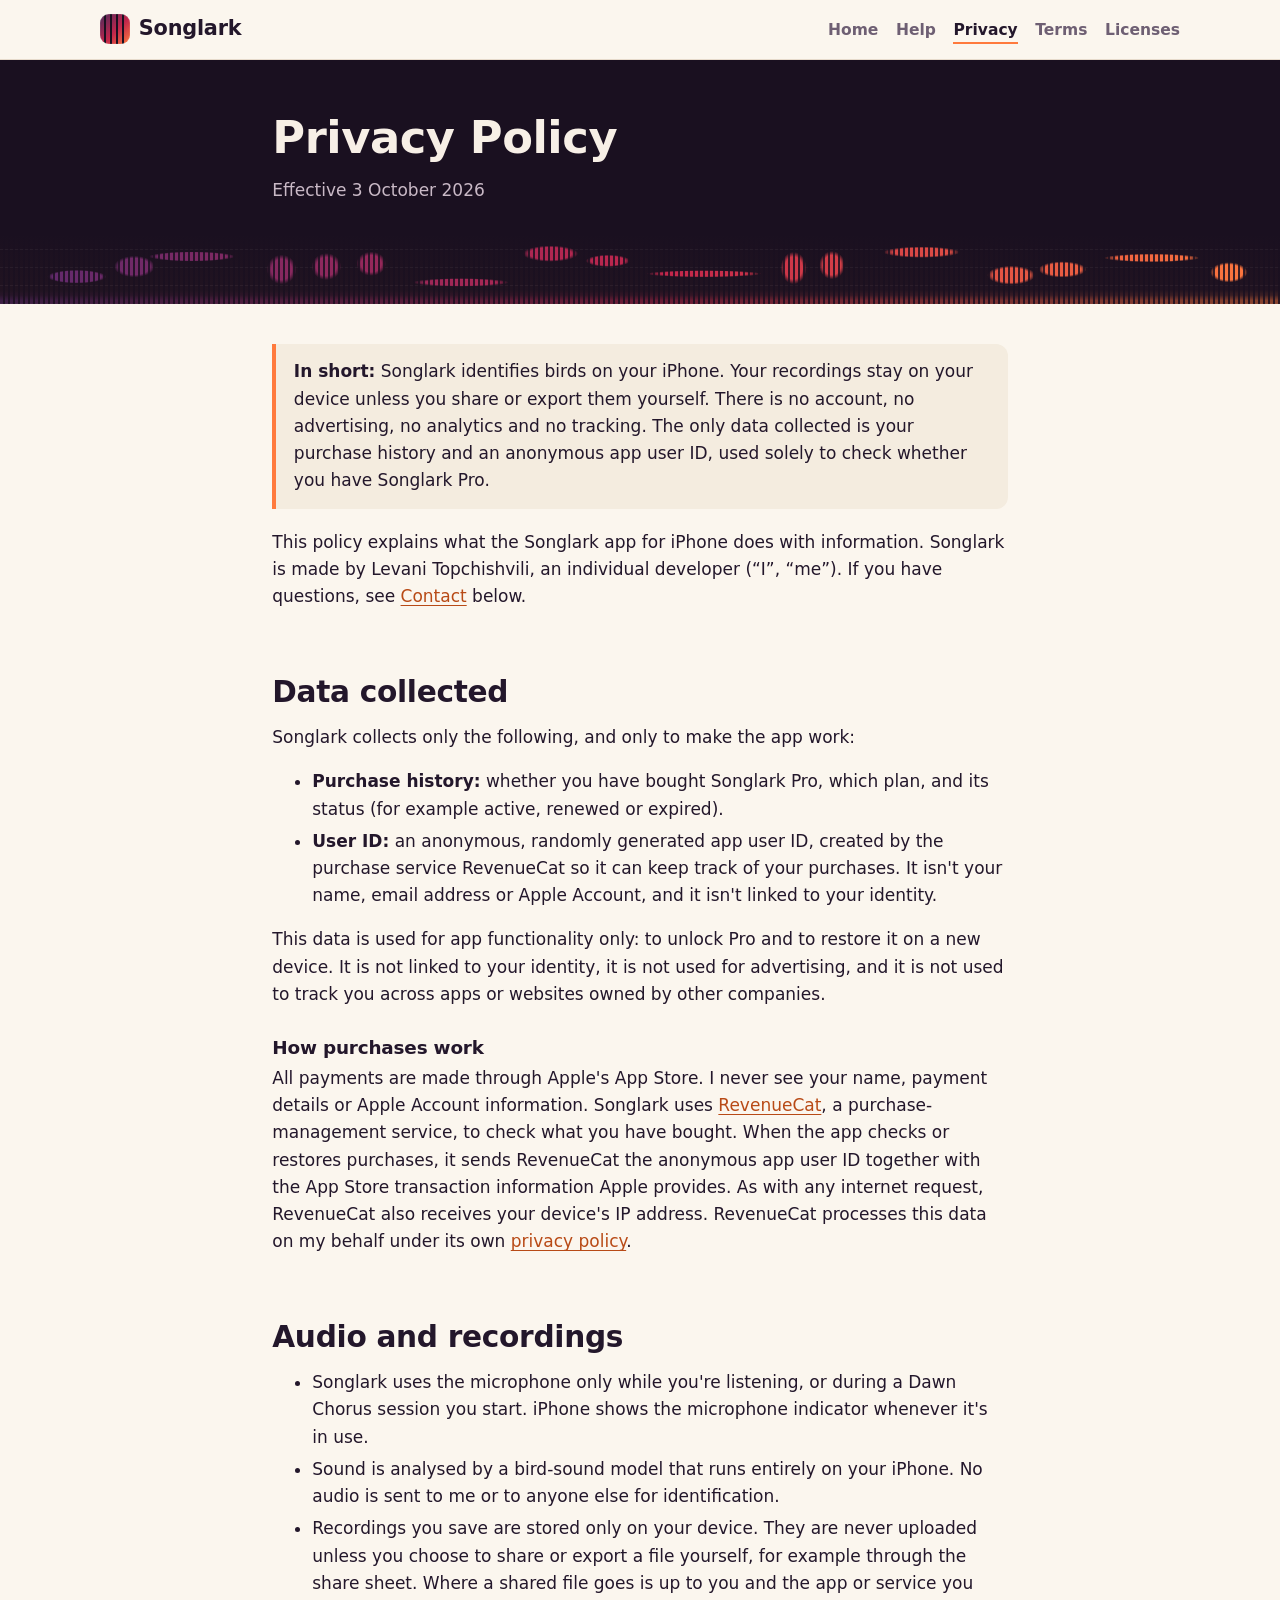
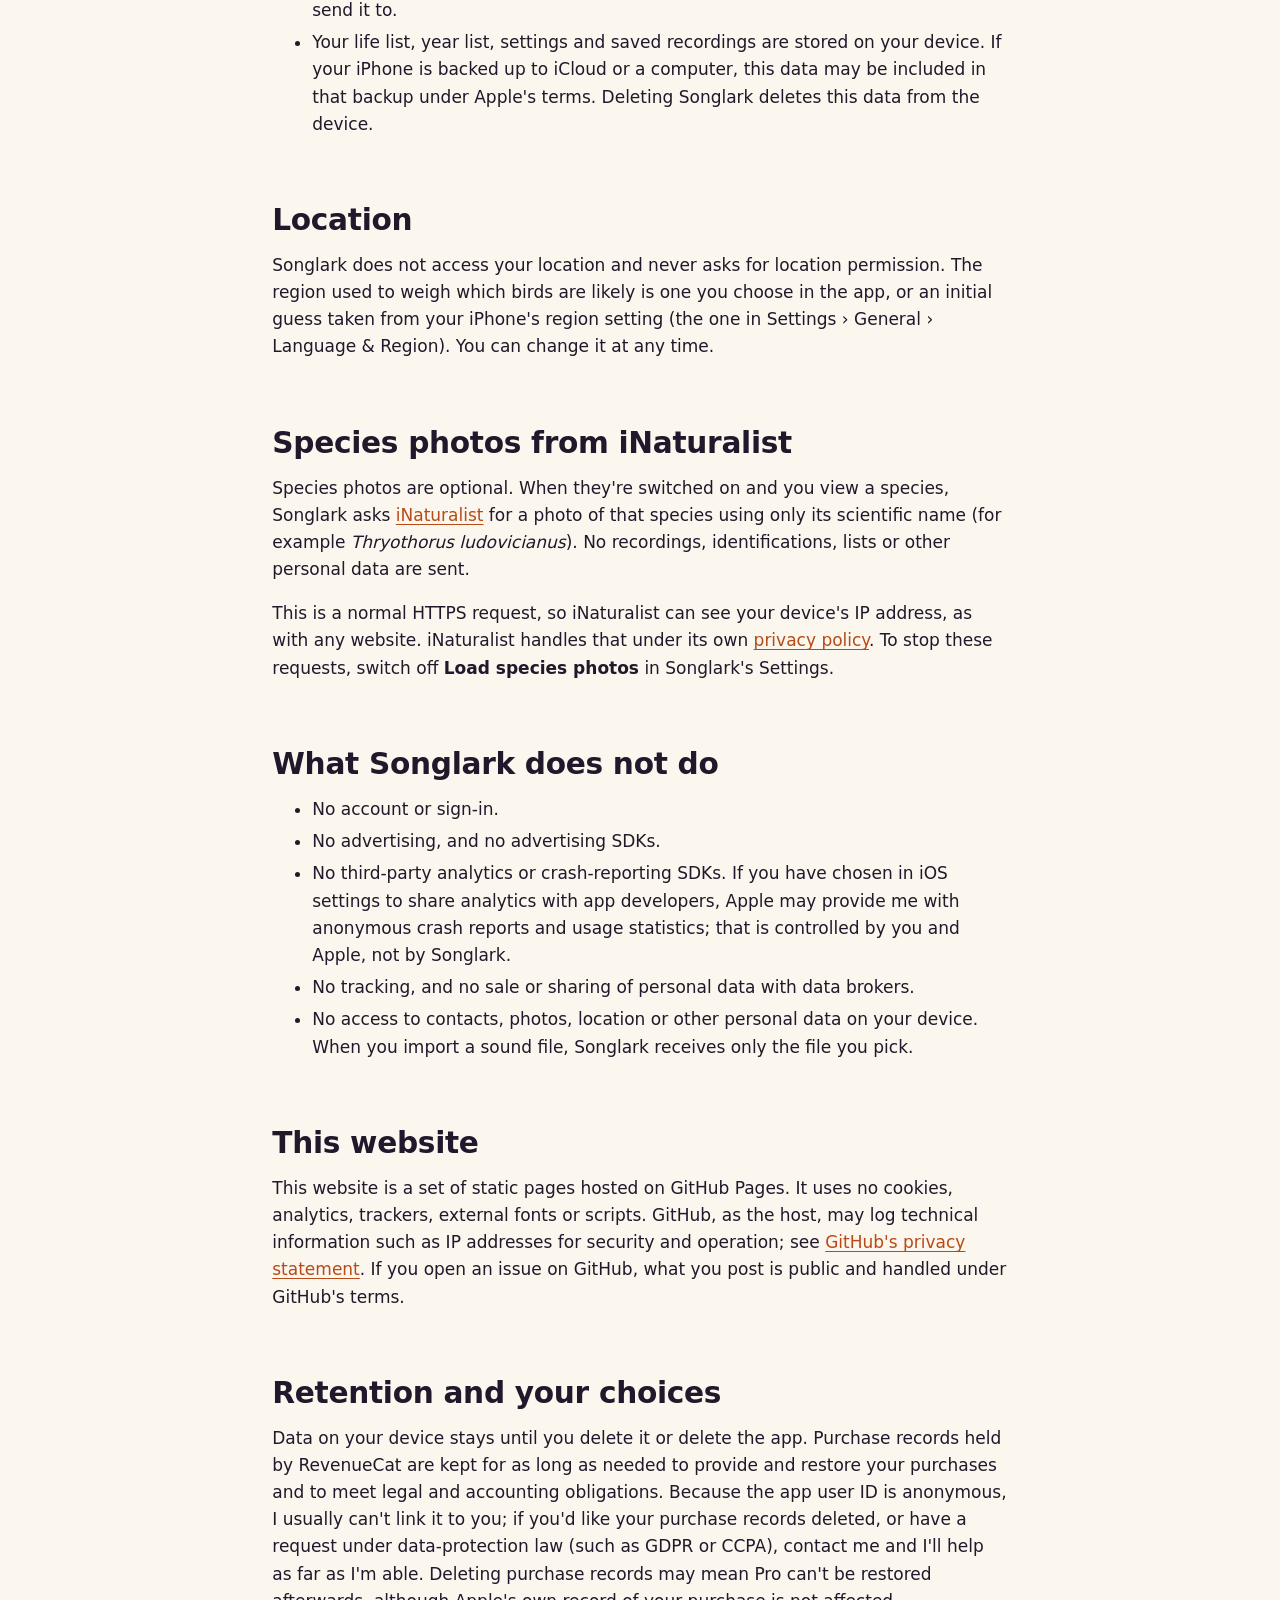
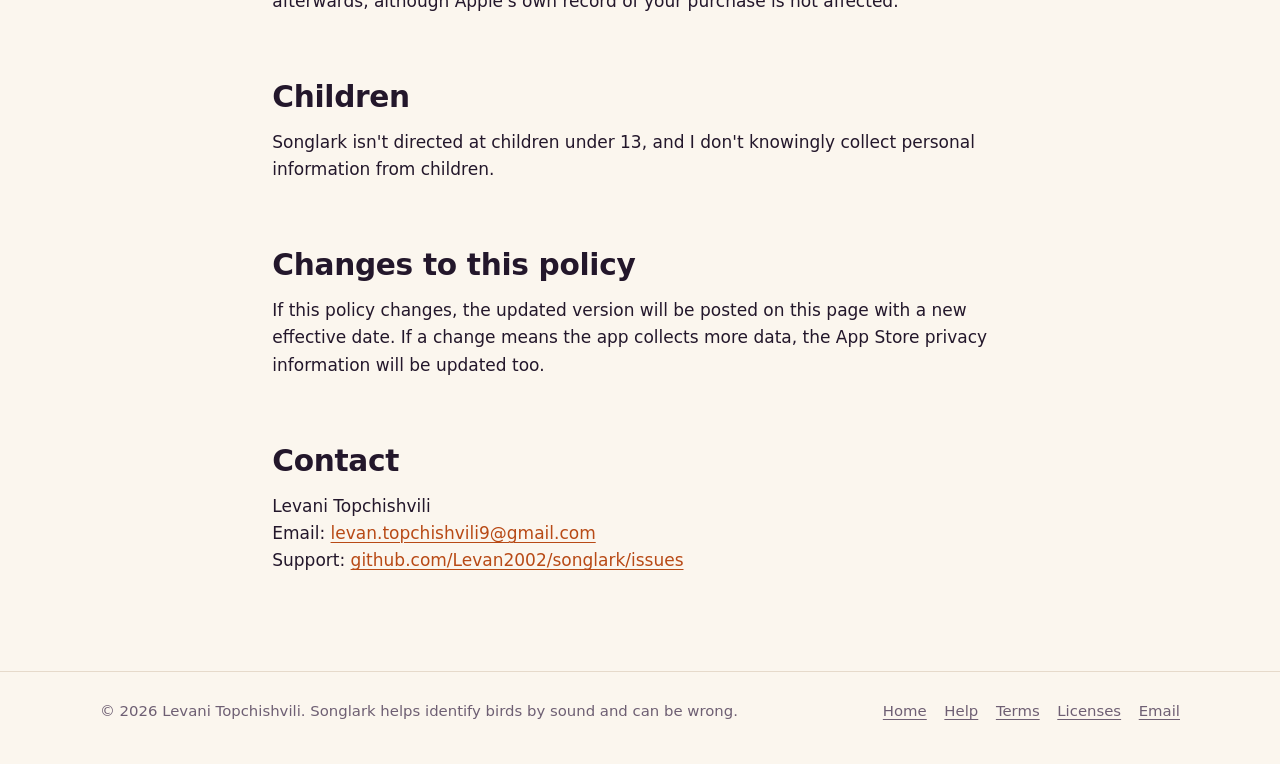
<file: docs/privacy.html>
<!doctype html>
<html lang="en">
<head>
<meta charset="utf-8">
<meta name="viewport" content="width=device-width, initial-scale=1">
<title>Privacy Policy · Songlark</title>
<meta name="description" content="Songlark privacy policy. Identification happens on your iPhone; recordings are not uploaded. No account, no ads, no analytics, no tracking.">
<meta name="theme-color" content="#1A1020">
<link rel="icon" href="data:image/svg+xml,%3Csvg xmlns='http://www.w3.org/2000/svg' viewBox='0 0 32 32'%3E%3Cdefs%3E%3ClinearGradient id='g' x1='0' y1='0' x2='1' y2='1'%3E%3Cstop offset='0' stop-color='%234A2A5C'/%3E%3Cstop offset='.55' stop-color='%23C2264B'/%3E%3Cstop offset='1' stop-color='%23FF7A3D'/%3E%3C/linearGradient%3E%3C/defs%3E%3Crect width='32' height='32' rx='9' fill='url(%23g)'/%3E%3Cg fill='%231A1020'%3E%3Crect x='5' y='0' width='2' height='32'/%3E%3Crect x='11' y='0' width='2' height='32'/%3E%3Crect x='17' y='0' width='2' height='32'/%3E%3Crect x='23' y='0' width='2' height='32'/%3E%3C/g%3E%3C/svg%3E">
<link rel="stylesheet" href="style.css?v=5">
</head>
<body>
<a class="skip" href="#main">Skip to content</a>
<header class="site-header">
  <div class="wrap">
    <a class="wordmark" href="./"><span class="glyph" aria-hidden="true"></span>Songlark</a>
    <nav class="site-nav" aria-label="Main">
      <ul>
        <li><a href="./">Home</a></li>
        <li><a href="help.html">Help</a></li>
        <li><a href="privacy.html" aria-current="page">Privacy</a></li>
        <li><a href="terms.html">Terms</a></li>
        <li><a href="licenses.html">Licenses</a></li>
      </ul>
    </nav>
  </div>
</header>

<div class="hero page-hero">
  <div class="wrap">
    <h1>Privacy Policy</h1>
    <p>Effective 3 October 2026</p>
  </div>
  <div class="sonogram" aria-hidden="true"><div class="ink"></div></div>
</div>

<main id="main">
  <div class="wrap prose">
    <div class="callout">
      <p><strong>In short:</strong> Songlark identifies birds on your iPhone. Your recordings stay on your device unless you share or export them yourself. There is no account, no advertising, no analytics and no tracking. The only data collected is your purchase history and an anonymous app user ID, used solely to check whether you have Songlark Pro.</p>
    </div>

    <p>This policy explains what the Songlark app for iPhone does with information. Songlark is made by Levani Topchishvili, an individual developer (“I”, “me”). If you have questions, see <a href="#contact">Contact</a> below.</p>

    <h2 id="collected">Data collected</h2>
    <p>Songlark collects only the following, and only to make the app work:</p>
    <ul>
      <li><strong>Purchase history:</strong> whether you have bought Songlark Pro, which plan, and its status (for example active, renewed or expired).</li>
      <li><strong>User ID:</strong> an anonymous, randomly generated app user ID, created by the purchase service RevenueCat so it can keep track of your purchases. It isn't your name, email address or Apple Account, and it isn't linked to your identity.</li>
    </ul>
    <p>This data is used for app functionality only: to unlock Pro and to restore it on a new device. It is not linked to your identity, it is not used for advertising, and it is not used to track you across apps or websites owned by other companies.</p>

    <h3 id="purchases">How purchases work</h3>
    <p>All payments are made through Apple's App Store. I never see your name, payment details or Apple Account information. Songlark uses <a href="https://www.revenuecat.com/">RevenueCat</a>, a purchase-management service, to check what you have bought. When the app checks or restores purchases, it sends RevenueCat the anonymous app user ID together with the App Store transaction information Apple provides. As with any internet request, RevenueCat also receives your device's IP address. RevenueCat processes this data on my behalf under its own <a href="https://www.revenuecat.com/privacy/">privacy policy</a>.</p>

    <h2 id="audio">Audio and recordings</h2>
    <ul>
      <li>Songlark uses the microphone only while you're listening, or during a Dawn Chorus session you start. iPhone shows the microphone indicator whenever it's in use.</li>
      <li>Sound is analysed by a bird-sound model that runs entirely on your iPhone. No audio is sent to me or to anyone else for identification.</li>
      <li>Recordings you save are stored only on your device. They are never uploaded unless you choose to share or export a file yourself, for example through the share sheet. Where a shared file goes is up to you and the app or service you send it to.</li>
      <li>Your life list, year list, settings and saved recordings are stored on your device. If your iPhone is backed up to iCloud or a computer, this data may be included in that backup under Apple's terms. Deleting Songlark deletes this data from the device.</li>
    </ul>

    <h2 id="location">Location</h2>
    <p>Songlark does not access your location and never asks for location permission. The region used to weigh which birds are likely is one you choose in the app, or an initial guess taken from your iPhone's region setting (the one in Settings › General › Language &amp; Region). You can change it at any time.</p>

    <h2 id="photos">Species photos from iNaturalist</h2>
    <p>Species photos are optional. When they're switched on and you view a species, Songlark asks <a href="https://www.inaturalist.org/">iNaturalist</a> for a photo of that species using only its scientific name (for example <em>Thryothorus ludovicianus</em>). No recordings, identifications, lists or other personal data are sent.</p>
    <p>This is a normal HTTPS request, so iNaturalist can see your device's IP address, as with any website. iNaturalist handles that under its own <a href="https://www.inaturalist.org/pages/privacy">privacy policy</a>. To stop these requests, switch off <strong>Load species photos</strong> in Songlark's Settings.</p>

    <h2 id="not-collected">What Songlark does not do</h2>
    <ul>
      <li>No account or sign-in.</li>
      <li>No advertising, and no advertising SDKs.</li>
      <li>No third-party analytics or crash-reporting SDKs. If you have chosen in iOS settings to share analytics with app developers, Apple may provide me with anonymous crash reports and usage statistics; that is controlled by you and Apple, not by Songlark.</li>
      <li>No tracking, and no sale or sharing of personal data with data brokers.</li>
      <li>No access to contacts, photos, location or other personal data on your device. When you import a sound file, Songlark receives only the file you pick.</li>
    </ul>

    <h2 id="website">This website</h2>
    <p>This website is a set of static pages hosted on GitHub Pages. It uses no cookies, analytics, trackers, external fonts or scripts. GitHub, as the host, may log technical information such as IP addresses for security and operation; see <a href="https://docs.github.com/en/site-policy/privacy-policies/github-general-privacy-statement">GitHub's privacy statement</a>. If you open an issue on GitHub, what you post is public and handled under GitHub's terms.</p>

    <h2 id="retention">Retention and your choices</h2>
    <p>Data on your device stays until you delete it or delete the app. Purchase records held by RevenueCat are kept for as long as needed to provide and restore your purchases and to meet legal and accounting obligations. Because the app user ID is anonymous, I usually can't link it to you; if you'd like your purchase records deleted, or have a request under data-protection law (such as GDPR or CCPA), contact me and I'll help as far as I'm able. Deleting purchase records may mean Pro can't be restored afterwards, although Apple's own record of your purchase is not affected.</p>

    <h2 id="children">Children</h2>
    <p>Songlark isn't directed at children under 13, and I don't knowingly collect personal information from children.</p>

    <h2 id="changes">Changes to this policy</h2>
    <p>If this policy changes, the updated version will be posted on this page with a new effective date. If a change means the app collects more data, the App Store privacy information will be updated too.</p>

    <h2 id="contact">Contact</h2>
    <p>Levani Topchishvili<br>
    Email: <a href="mailto:levan.topchishvili9@gmail.com">levan.topchishvili9@gmail.com</a><br>
    Support: <a href="https://github.com/Levan2002/songlark/issues">github.com/Levan2002/songlark/issues</a></p>
  </div>
</main>

<footer class="site-footer">
  <div class="wrap">
    <p>&copy; 2026 Levani Topchishvili. Songlark helps identify birds by sound and can be wrong.</p>
    <ul>
      <li><a href="./">Home</a></li>
      <li><a href="help.html">Help</a></li>
      <li><a href="terms.html">Terms</a></li>
      <li><a href="licenses.html">Licenses</a></li>
      <li><a href="mailto:levan.topchishvili9@gmail.com">Email</a></li>
    </ul>
  </div>
</footer>
</body>
</html>
</file>
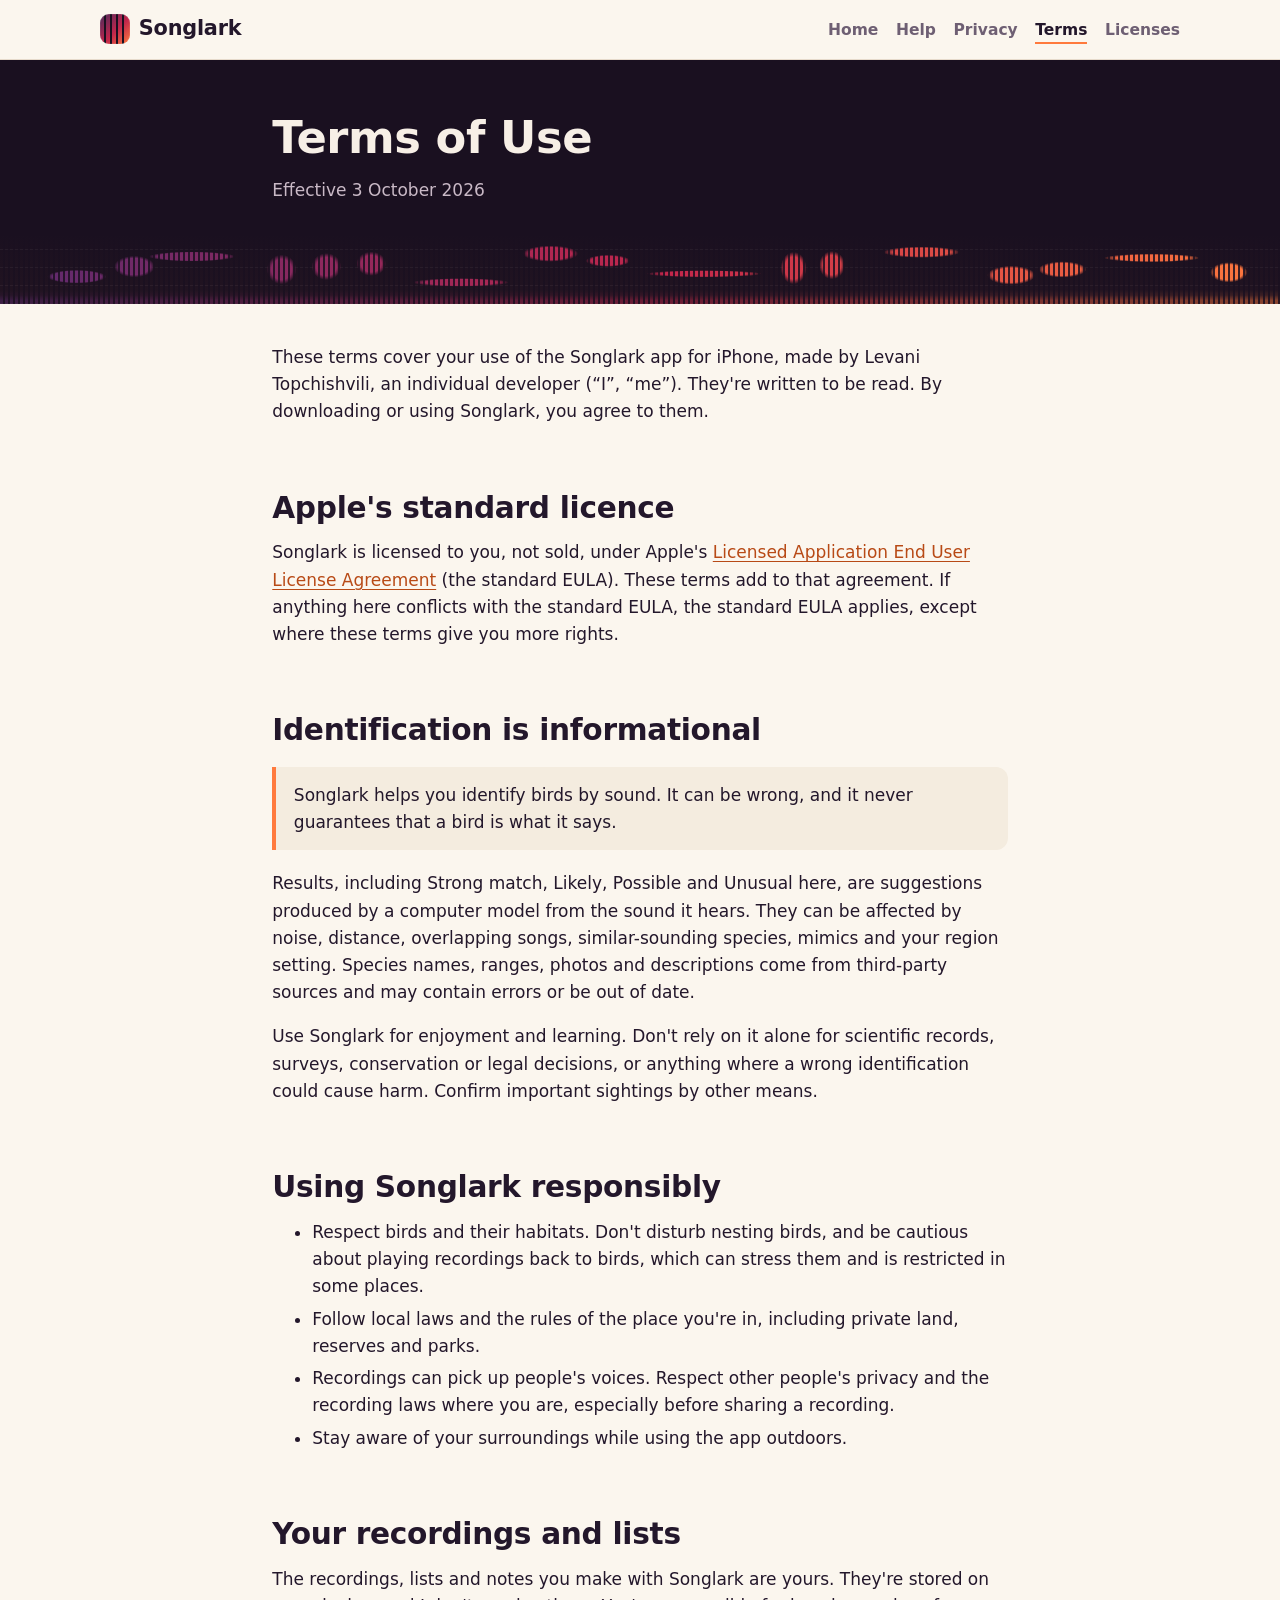
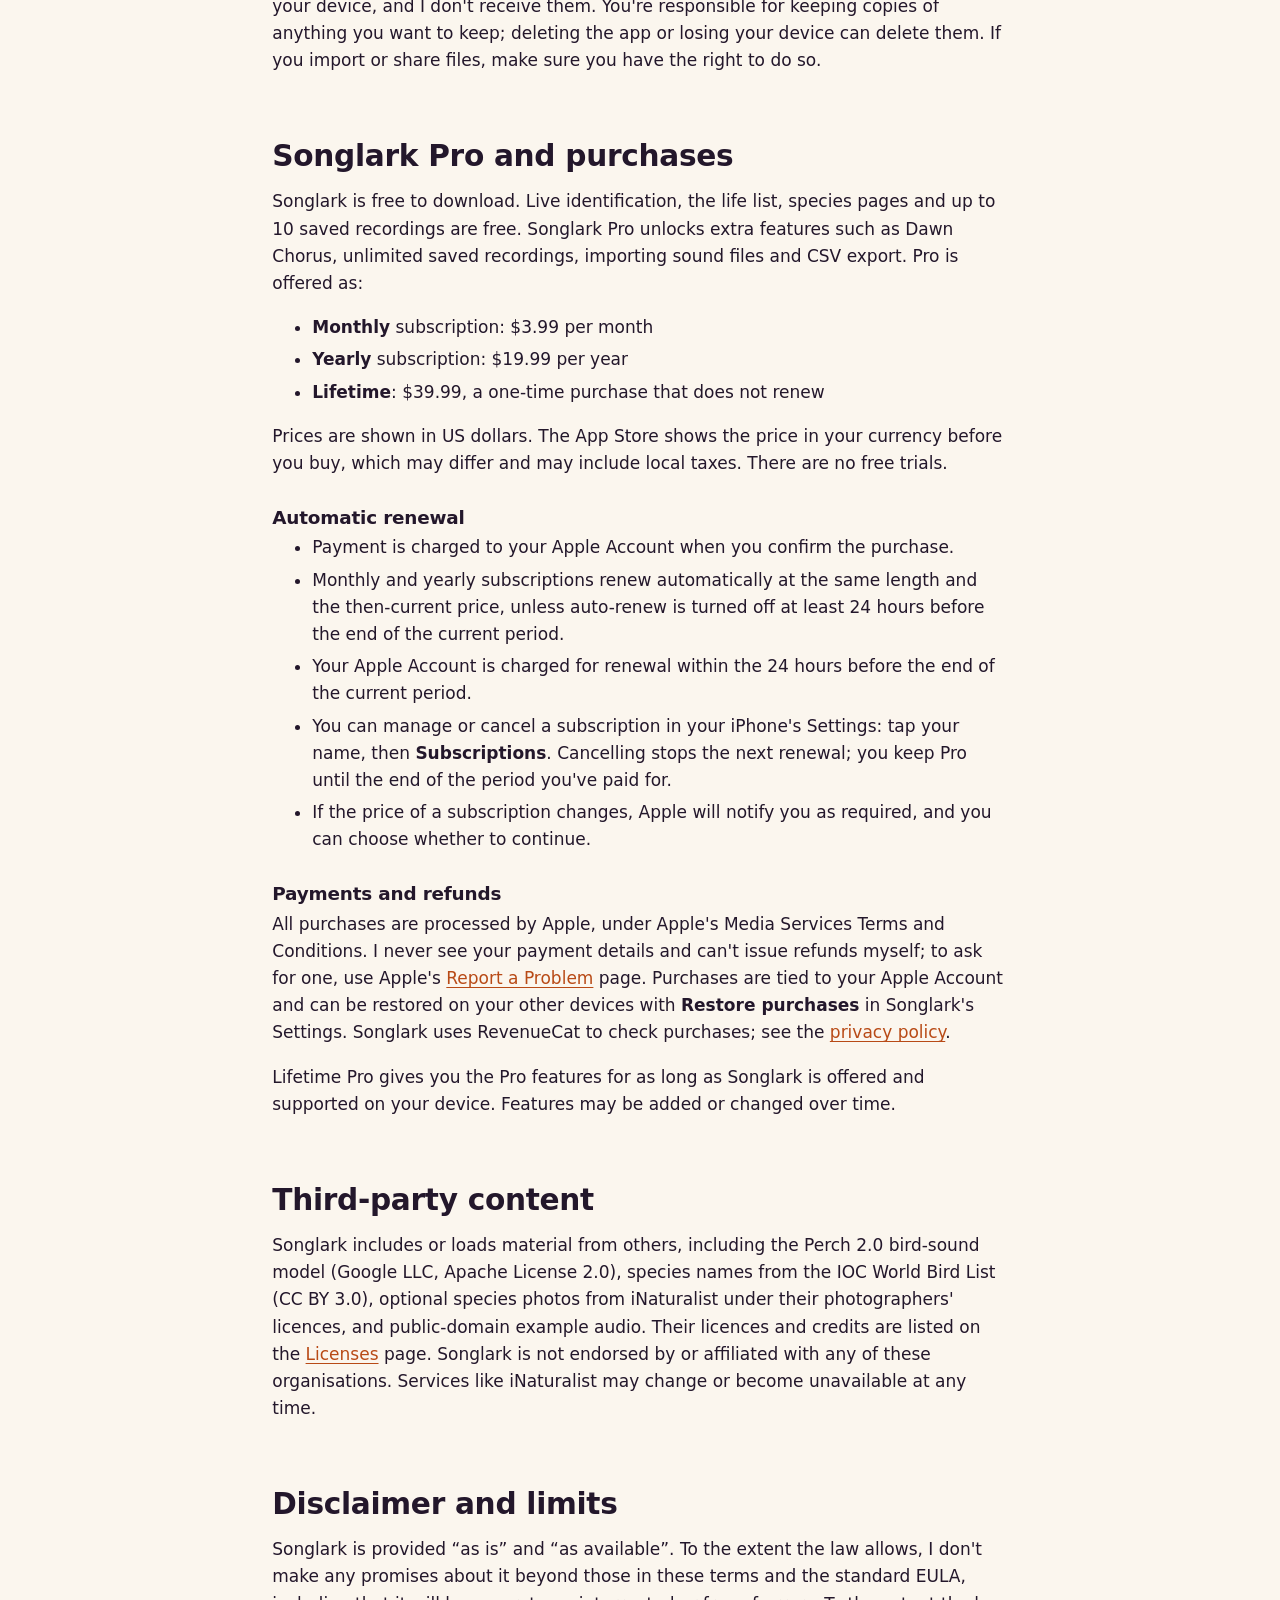
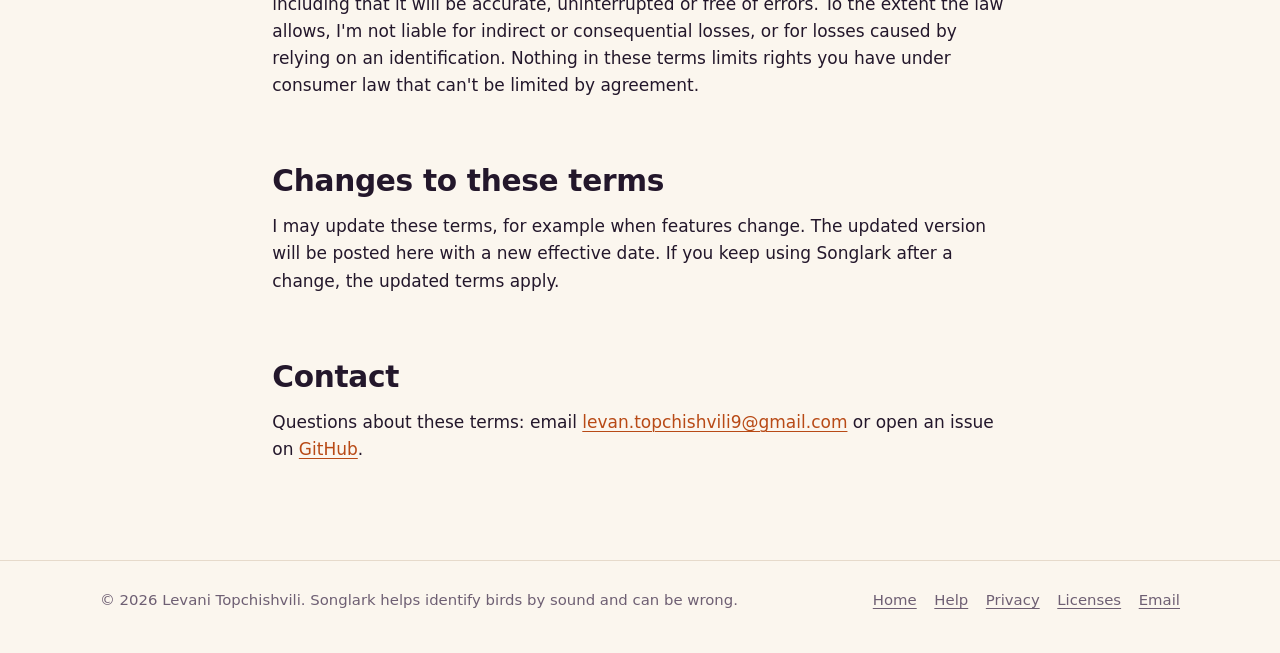
<file: docs/terms.html>
<!doctype html>
<html lang="en">
<head>
<meta charset="utf-8">
<meta name="viewport" content="width=device-width, initial-scale=1">
<title>Terms of Use · Songlark</title>
<meta name="description" content="Songlark terms of use in plain language, including Songlark Pro subscriptions and auto-renewal.">
<meta name="theme-color" content="#1A1020">
<link rel="icon" href="data:image/svg+xml,%3Csvg xmlns='http://www.w3.org/2000/svg' viewBox='0 0 32 32'%3E%3Cdefs%3E%3ClinearGradient id='g' x1='0' y1='0' x2='1' y2='1'%3E%3Cstop offset='0' stop-color='%234A2A5C'/%3E%3Cstop offset='.55' stop-color='%23C2264B'/%3E%3Cstop offset='1' stop-color='%23FF7A3D'/%3E%3C/linearGradient%3E%3C/defs%3E%3Crect width='32' height='32' rx='9' fill='url(%23g)'/%3E%3Cg fill='%231A1020'%3E%3Crect x='5' y='0' width='2' height='32'/%3E%3Crect x='11' y='0' width='2' height='32'/%3E%3Crect x='17' y='0' width='2' height='32'/%3E%3Crect x='23' y='0' width='2' height='32'/%3E%3C/g%3E%3C/svg%3E">
<link rel="stylesheet" href="style.css?v=5">
</head>
<body>
<a class="skip" href="#main">Skip to content</a>
<header class="site-header">
  <div class="wrap">
    <a class="wordmark" href="./"><span class="glyph" aria-hidden="true"></span>Songlark</a>
    <nav class="site-nav" aria-label="Main">
      <ul>
        <li><a href="./">Home</a></li>
        <li><a href="help.html">Help</a></li>
        <li><a href="privacy.html">Privacy</a></li>
        <li><a href="terms.html" aria-current="page">Terms</a></li>
        <li><a href="licenses.html">Licenses</a></li>
      </ul>
    </nav>
  </div>
</header>

<div class="hero page-hero">
  <div class="wrap">
    <h1>Terms of Use</h1>
    <p>Effective 3 October 2026</p>
  </div>
  <div class="sonogram" aria-hidden="true"><div class="ink"></div></div>
</div>

<main id="main">
  <div class="wrap prose">
    <p>These terms cover your use of the Songlark app for iPhone, made by Levani Topchishvili, an individual developer (“I”, “me”). They're written to be read. By downloading or using Songlark, you agree to them.</p>

    <h2 id="eula">Apple's standard licence</h2>
    <p>Songlark is licensed to you, not sold, under Apple's <a href="https://www.apple.com/legal/internet-services/itunes/dev/stdeula/">Licensed Application End User License Agreement</a> (the standard EULA). These terms add to that agreement. If anything here conflicts with the standard EULA, the standard EULA applies, except where these terms give you more rights.</p>

    <h2 id="identification">Identification is informational</h2>
    <div class="callout">
      <p>Songlark helps you identify birds by sound. It can be wrong, and it never guarantees that a bird is what it says.</p>
    </div>
    <p>Results, including Strong match, Likely, Possible and Unusual here, are suggestions produced by a computer model from the sound it hears. They can be affected by noise, distance, overlapping songs, similar-sounding species, mimics and your region setting. Species names, ranges, photos and descriptions come from third-party sources and may contain errors or be out of date.</p>
    <p>Use Songlark for enjoyment and learning. Don't rely on it alone for scientific records, surveys, conservation or legal decisions, or anything where a wrong identification could cause harm. Confirm important sightings by other means.</p>

    <h2 id="responsible">Using Songlark responsibly</h2>
    <ul>
      <li>Respect birds and their habitats. Don't disturb nesting birds, and be cautious about playing recordings back to birds, which can stress them and is restricted in some places.</li>
      <li>Follow local laws and the rules of the place you're in, including private land, reserves and parks.</li>
      <li>Recordings can pick up people's voices. Respect other people's privacy and the recording laws where you are, especially before sharing a recording.</li>
      <li>Stay aware of your surroundings while using the app outdoors.</li>
    </ul>

    <h2 id="content">Your recordings and lists</h2>
    <p>The recordings, lists and notes you make with Songlark are yours. They're stored on your device, and I don't receive them. You're responsible for keeping copies of anything you want to keep; deleting the app or losing your device can delete them. If you import or share files, make sure you have the right to do so.</p>

    <h2 id="purchases">Songlark Pro and purchases</h2>
    <p>Songlark is free to download. Live identification, the life list, species pages and up to 10 saved recordings are free. Songlark Pro unlocks extra features such as Dawn Chorus, unlimited saved recordings, importing sound files and CSV export. Pro is offered as:</p>
    <ul>
      <li><strong>Monthly</strong> subscription: $3.99 per month</li>
      <li><strong>Yearly</strong> subscription: $19.99 per year</li>
      <li><strong>Lifetime</strong>: $39.99, a one-time purchase that does not renew</li>
    </ul>
    <p>Prices are shown in US dollars. The App Store shows the price in your currency before you buy, which may differ and may include local taxes. There are no free trials.</p>

    <h3 id="auto-renewal">Automatic renewal</h3>
    <ul>
      <li>Payment is charged to your Apple Account when you confirm the purchase.</li>
      <li>Monthly and yearly subscriptions renew automatically at the same length and the then-current price, unless auto-renew is turned off at least 24 hours before the end of the current period.</li>
      <li>Your Apple Account is charged for renewal within the 24 hours before the end of the current period.</li>
      <li>You can manage or cancel a subscription in your iPhone's Settings: tap your name, then <strong>Subscriptions</strong>. Cancelling stops the next renewal; you keep Pro until the end of the period you've paid for.</li>
      <li>If the price of a subscription changes, Apple will notify you as required, and you can choose whether to continue.</li>
    </ul>

    <h3 id="refunds">Payments and refunds</h3>
    <p>All purchases are processed by Apple, under Apple's Media Services Terms and Conditions. I never see your payment details and can't issue refunds myself; to ask for one, use Apple's <a href="https://reportaproblem.apple.com/">Report a Problem</a> page. Purchases are tied to your Apple Account and can be restored on your other devices with <strong>Restore purchases</strong> in Songlark's Settings. Songlark uses RevenueCat to check purchases; see the <a href="privacy.html#purchases">privacy policy</a>.</p>
    <p>Lifetime Pro gives you the Pro features for as long as Songlark is offered and supported on your device. Features may be added or changed over time.</p>

    <h2 id="third-party">Third-party content</h2>
    <p>Songlark includes or loads material from others, including the Perch 2.0 bird-sound model (Google LLC, Apache License 2.0), species names from the IOC World Bird List (CC BY 3.0), optional species photos from iNaturalist under their photographers' licences, and public-domain example audio. Their licences and credits are listed on the <a href="licenses.html">Licenses</a> page. Songlark is not endorsed by or affiliated with any of these organisations. Services like iNaturalist may change or become unavailable at any time.</p>

    <h2 id="disclaimer">Disclaimer and limits</h2>
    <p>Songlark is provided “as is” and “as available”. To the extent the law allows, I don't make any promises about it beyond those in these terms and the standard EULA, including that it will be accurate, uninterrupted or free of errors. To the extent the law allows, I'm not liable for indirect or consequential losses, or for losses caused by relying on an identification. Nothing in these terms limits rights you have under consumer law that can't be limited by agreement.</p>

    <h2 id="changes">Changes to these terms</h2>
    <p>I may update these terms, for example when features change. The updated version will be posted here with a new effective date. If you keep using Songlark after a change, the updated terms apply.</p>

    <h2 id="contact">Contact</h2>
    <p>Questions about these terms: email <a href="mailto:levan.topchishvili9@gmail.com">levan.topchishvili9@gmail.com</a> or open an issue on <a href="https://github.com/Levan2002/songlark/issues">GitHub</a>.</p>
  </div>
</main>

<footer class="site-footer">
  <div class="wrap">
    <p>&copy; 2026 Levani Topchishvili. Songlark helps identify birds by sound and can be wrong.</p>
    <ul>
      <li><a href="./">Home</a></li>
      <li><a href="help.html">Help</a></li>
      <li><a href="privacy.html">Privacy</a></li>
      <li><a href="licenses.html">Licenses</a></li>
      <li><a href="mailto:levan.topchishvili9@gmail.com">Email</a></li>
    </ul>
  </div>
</footer>
</body>
</html>
</file>
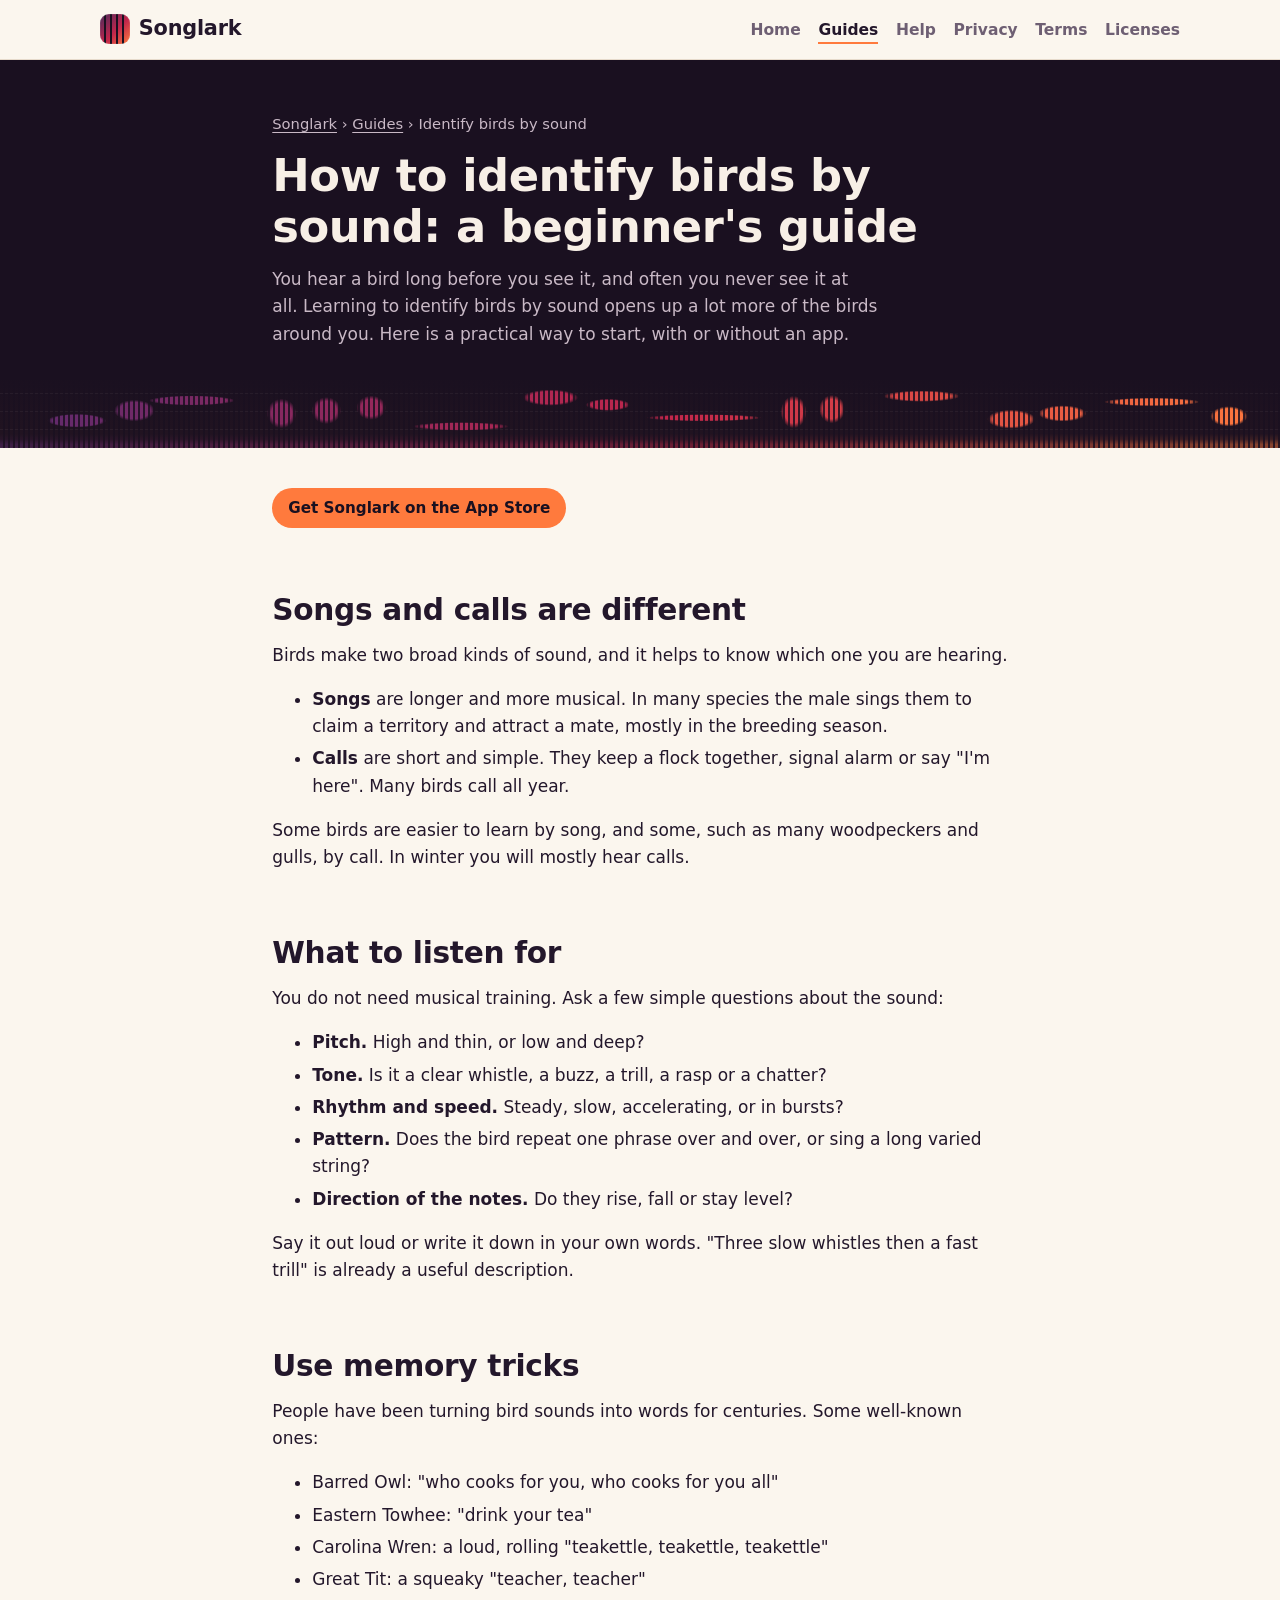
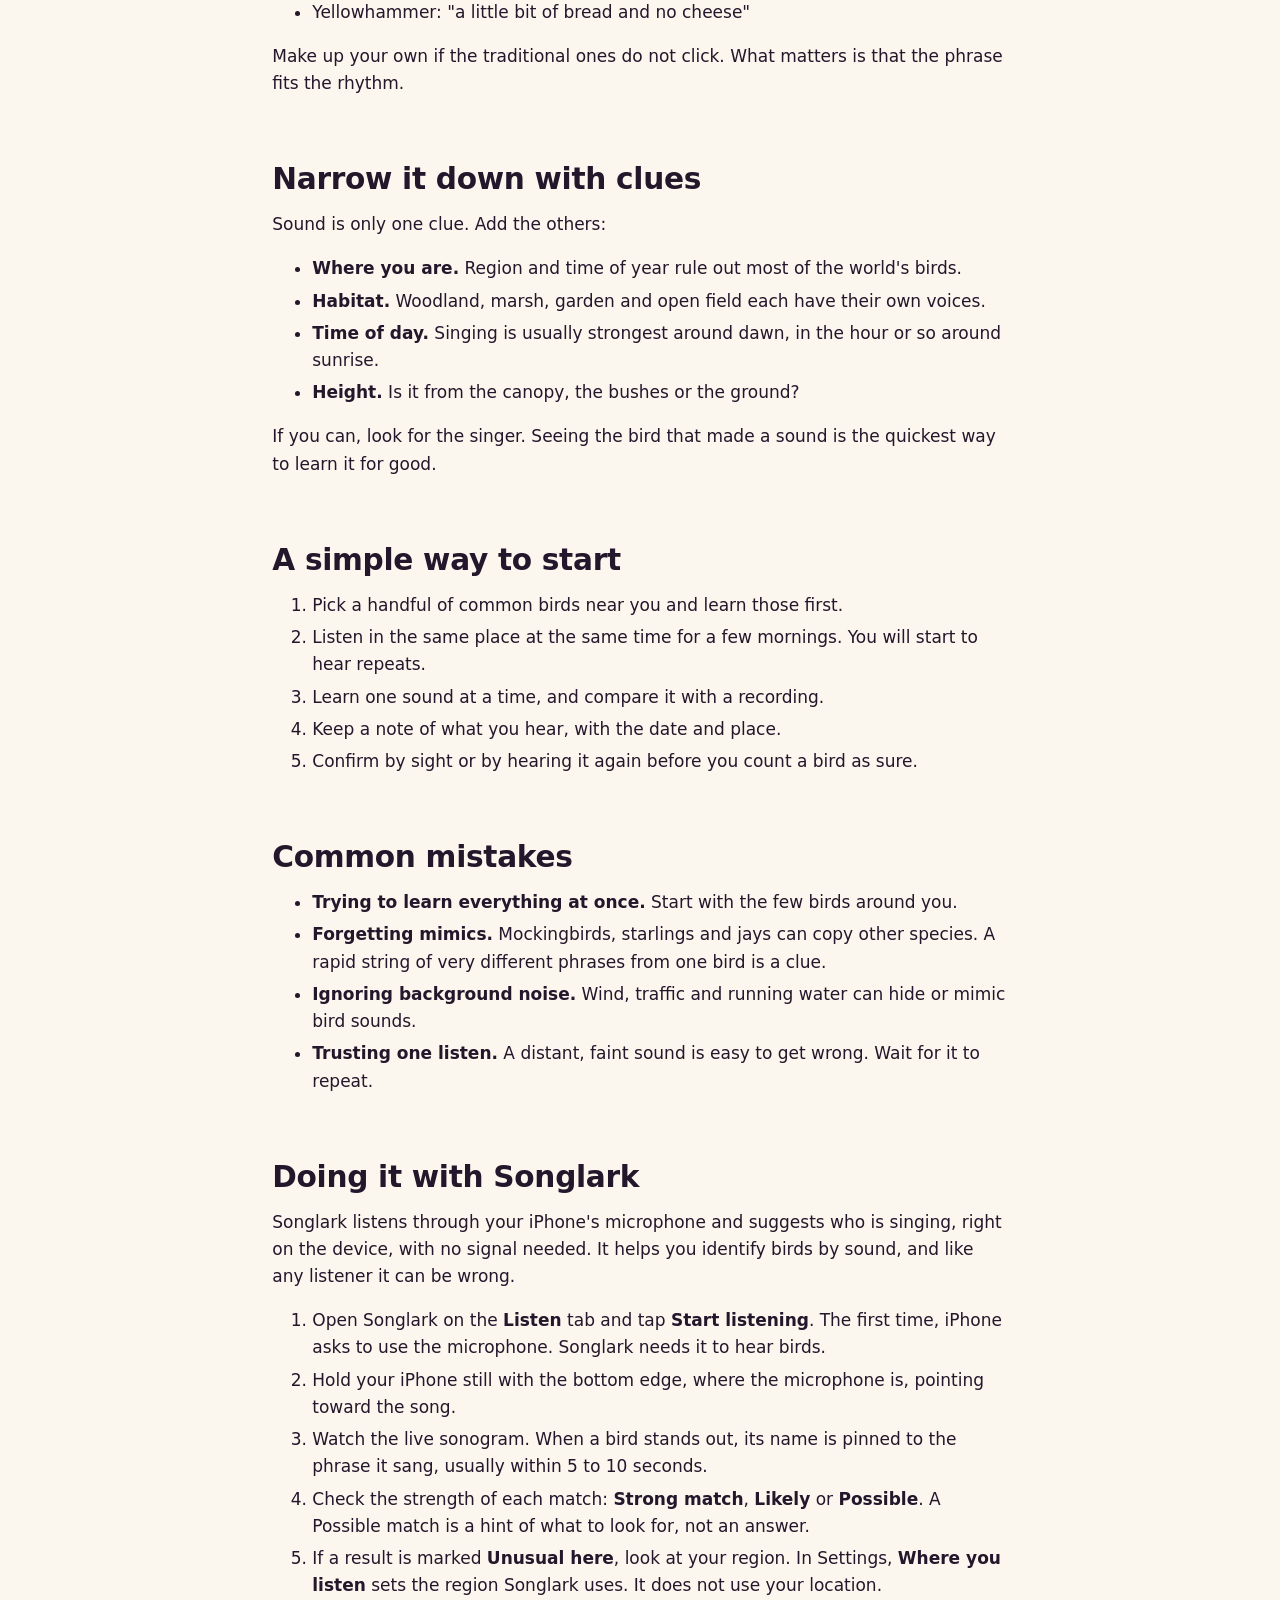
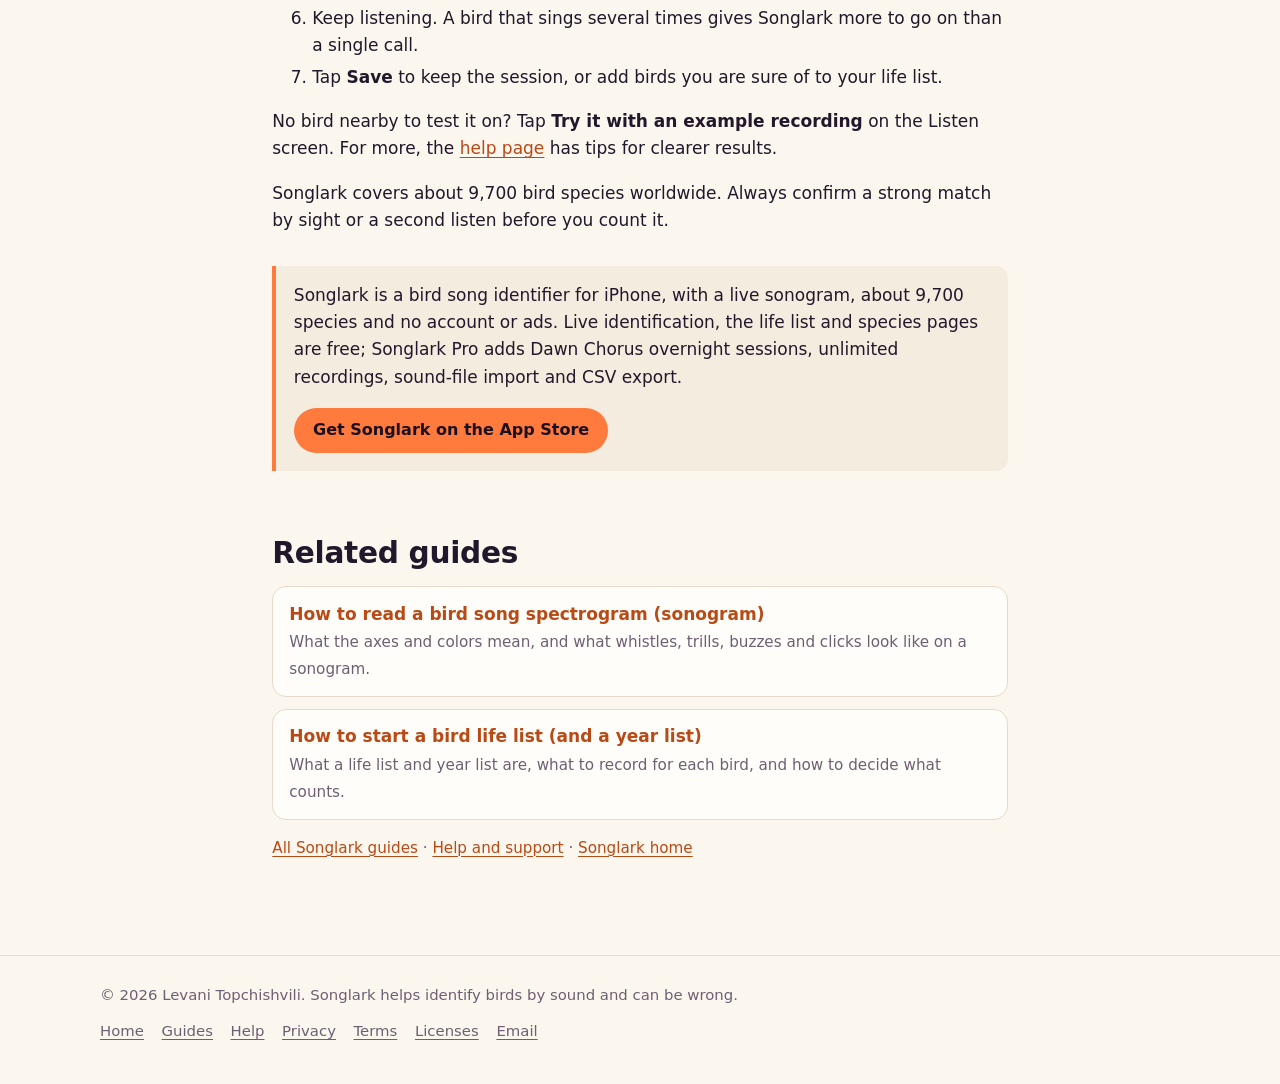
<file: docs/guides/how-to-identify-birds-by-sound.html>
<!doctype html>
<html lang="en">
<head>
<meta charset="utf-8">
<meta name="viewport" content="width=device-width, initial-scale=1">
<title>How to Identify Birds by Sound: A Beginner&#x27;s Guide – Songlark</title>
<meta name="description" content="Learn to identify birds by sound: songs versus calls, what to listen for, memory tricks, common mistakes, and how to get live help from Songlark on iPhone.">
<link rel="canonical" href="https://levan2002.github.io/songlark/guides/how-to-identify-birds-by-sound.html">
<meta property="og:type" content="article">
<meta property="og:title" content="How to Identify Birds by Sound: A Beginner&#x27;s Guide – Songlark">
<meta property="og:description" content="Learn to identify birds by sound: songs versus calls, what to listen for, memory tricks, common mistakes, and how to get live help from Songlark on iPhone.">
<meta property="og:url" content="https://levan2002.github.io/songlark/guides/how-to-identify-birds-by-sound.html">
<meta property="og:site_name" content="Songlark">
<meta name="twitter:card" content="summary">
<meta name="apple-itunes-app" content="app-id=6818809786">
<meta name="theme-color" content="#1A1020">
<link rel="icon" href="data:image/svg+xml,%3Csvg xmlns='http://www.w3.org/2000/svg' viewBox='0 0 32 32'%3E%3Cdefs%3E%3ClinearGradient id='g' x1='0' y1='0' x2='1' y2='1'%3E%3Cstop offset='0' stop-color='%234A2A5C'/%3E%3Cstop offset='.55' stop-color='%23C2264B'/%3E%3Cstop offset='1' stop-color='%23FF7A3D'/%3E%3C/linearGradient%3E%3C/defs%3E%3Crect width='32' height='32' rx='9' fill='url(%23g)'/%3E%3Cg fill='%231A1020'%3E%3Crect x='5' y='0' width='2' height='32'/%3E%3Crect x='11' y='0' width='2' height='32'/%3E%3Crect x='17' y='0' width='2' height='32'/%3E%3Crect x='23' y='0' width='2' height='32'/%3E%3C/g%3E%3C/svg%3E">
<link rel="stylesheet" href="../style.css?v=6">
<script type="application/ld+json">
{
  "@context": "https://schema.org",
  "@type": "Article",
  "headline": "How to identify birds by sound: a beginner's guide",
  "description": "Learn to identify birds by sound: songs versus calls, what to listen for, memory tricks, common mistakes, and how to get live help from Songlark on iPhone.",
  "author": {
    "@type": "Person",
    "name": "Levani Topchishvili"
  },
  "publisher": {
    "@type": "Person",
    "name": "Levani Topchishvili"
  },
  "datePublished": "2026-10-05",
  "dateModified": "2026-10-05",
  "mainEntityOfPage": "https://levan2002.github.io/songlark/guides/how-to-identify-birds-by-sound.html"
}
</script>
<script type="application/ld+json">
{
  "@context": "https://schema.org",
  "@type": "BreadcrumbList",
  "itemListElement": [
    {
      "@type": "ListItem",
      "position": 1,
      "name": "Songlark",
      "item": "https://levan2002.github.io/songlark/"
    },
    {
      "@type": "ListItem",
      "position": 2,
      "name": "Guides",
      "item": "https://levan2002.github.io/songlark/guides/"
    },
    {
      "@type": "ListItem",
      "position": 3,
      "name": "How to identify birds by sound: a beginner's guide",
      "item": "https://levan2002.github.io/songlark/guides/how-to-identify-birds-by-sound.html"
    }
  ]
}
</script>
</head>
<body>
<a class="skip" href="#main">Skip to content</a>
<header class="site-header">
  <div class="wrap">
    <a class="wordmark" href="../"><span class="glyph" aria-hidden="true"></span>Songlark</a>
    <nav class="site-nav" aria-label="Main">
      <ul>
        <li><a href="../">Home</a></li>
        <li><a href="./" aria-current="page">Guides</a></li>
        <li><a href="../help.html">Help</a></li>
        <li><a href="../privacy.html">Privacy</a></li>
        <li><a href="../terms.html">Terms</a></li>
        <li><a href="../licenses.html">Licenses</a></li>
      </ul>
    </nav>
  </div>
</header>

<div class="hero page-hero">
  <div class="wrap">
<nav class="crumbs" aria-label="Breadcrumb"><a href="../">Songlark</a> <span aria-hidden="true">›</span> <a href="./">Guides</a> <span aria-hidden="true">›</span> <span>Identify birds by sound</span></nav>
<h1>How to identify birds by sound: a beginner&#x27;s guide</h1>
<p>You hear a bird long before you see it, and often you never see it at all. Learning to identify birds by sound opens up a lot more of the birds around you. Here is a practical way to start, with or without an app.</p>

  </div>
  <div class="sonogram" aria-hidden="true"><div class="ink"></div></div>
</div>

<main id="main">
  <div class="wrap prose">

<p class="guide-cta guide-cta-top"><a class="btn btn-cta" href="https://apps.apple.com/app/id6818809786">Get Songlark on the App Store</a></p>
<h2>Songs and calls are different</h2>
<p>Birds make two broad kinds of sound, and it helps to know which one you are hearing.</p>
<ul>
<li><strong>Songs</strong> are longer and more musical. In many species the male sings them to claim a territory and attract a mate, mostly in the breeding season.</li>
<li><strong>Calls</strong> are short and simple. They keep a flock together, signal alarm or say "I'm here". Many birds call all year.</li>
</ul>
<p>Some birds are easier to learn by song, and some, such as many woodpeckers and gulls, by call. In winter you will mostly hear calls.</p>
<h2>What to listen for</h2>
<p>You do not need musical training. Ask a few simple questions about the sound:</p>
<ul>
<li><strong>Pitch.</strong> High and thin, or low and deep?</li>
<li><strong>Tone.</strong> Is it a clear whistle, a buzz, a trill, a rasp or a chatter?</li>
<li><strong>Rhythm and speed.</strong> Steady, slow, accelerating, or in bursts?</li>
<li><strong>Pattern.</strong> Does the bird repeat one phrase over and over, or sing a long varied string?</li>
<li><strong>Direction of the notes.</strong> Do they rise, fall or stay level?</li>
</ul>
<p>Say it out loud or write it down in your own words. "Three slow whistles then a fast trill" is already a useful description.</p>
<h2>Use memory tricks</h2>
<p>People have been turning bird sounds into words for centuries. Some well-known ones:</p>
<ul>
<li>Barred Owl: "who cooks for you, who cooks for you all"</li>
<li>Eastern Towhee: "drink your tea"</li>
<li>Carolina Wren: a loud, rolling "teakettle, teakettle, teakettle"</li>
<li>Great Tit: a squeaky "teacher, teacher"</li>
<li>Yellowhammer: "a little bit of bread and no cheese"</li>
</ul>
<p>Make up your own if the traditional ones do not click. What matters is that the phrase fits the rhythm.</p>
<h2>Narrow it down with clues</h2>
<p>Sound is only one clue. Add the others:</p>
<ul>
<li><strong>Where you are.</strong> Region and time of year rule out most of the world's birds.</li>
<li><strong>Habitat.</strong> Woodland, marsh, garden and open field each have their own voices.</li>
<li><strong>Time of day.</strong> Singing is usually strongest around dawn, in the hour or so around sunrise.</li>
<li><strong>Height.</strong> Is it from the canopy, the bushes or the ground?</li>
</ul>
<p>If you can, look for the singer. Seeing the bird that made a sound is the quickest way to learn it for good.</p>
<h2>A simple way to start</h2>
<ol>
<li>Pick a handful of common birds near you and learn those first.</li>
<li>Listen in the same place at the same time for a few mornings. You will start to hear repeats.</li>
<li>Learn one sound at a time, and compare it with a recording.</li>
<li>Keep a note of what you hear, with the date and place.</li>
<li>Confirm by sight or by hearing it again before you count a bird as sure.</li>
</ol>
<h2>Common mistakes</h2>
<ul>
<li><strong>Trying to learn everything at once.</strong> Start with the few birds around you.</li>
<li><strong>Forgetting mimics.</strong> Mockingbirds, starlings and jays can copy other species. A rapid string of very different phrases from one bird is a clue.</li>
<li><strong>Ignoring background noise.</strong> Wind, traffic and running water can hide or mimic bird sounds.</li>
<li><strong>Trusting one listen.</strong> A distant, faint sound is easy to get wrong. Wait for it to repeat.</li>
</ul>
<h2>Doing it with Songlark</h2>
<p>Songlark listens through your iPhone's microphone and suggests who is singing, right on the device, with no signal needed. It helps you identify birds by sound, and like any listener it can be wrong.</p>
<ol>
<li>Open Songlark on the <strong>Listen</strong> tab and tap <strong>Start listening</strong>. The first time, iPhone asks to use the microphone. Songlark needs it to hear birds.</li>
<li>Hold your iPhone still with the bottom edge, where the microphone is, pointing toward the song.</li>
<li>Watch the live sonogram. When a bird stands out, its name is pinned to the phrase it sang, usually within 5 to 10 seconds.</li>
<li>Check the strength of each match: <strong>Strong match</strong>, <strong>Likely</strong> or <strong>Possible</strong>. A Possible match is a hint of what to look for, not an answer.</li>
<li>If a result is marked <strong>Unusual here</strong>, look at your region. In Settings, <strong>Where you listen</strong> sets the region Songlark uses. It does not use your location.</li>
<li>Keep listening. A bird that sings several times gives Songlark more to go on than a single call.</li>
<li>Tap <strong>Save</strong> to keep the session, or add birds you are sure of to your life list.</li>
</ol>
<p>No bird nearby to test it on? Tap <strong>Try it with an example recording</strong> on the Listen screen. For more, the <a href="../help.html#listen">help page</a> has tips for clearer results.</p>
<p>Songlark covers about 9,700 bird species worldwide. Always confirm a strong match by sight or a second listen before you count it.</p>
<div class="guide-end">
<p>Songlark is a bird song identifier for iPhone, with a live sonogram, about 9,700 species and no account or ads. Live identification, the life list and species pages are free; Songlark Pro adds Dawn Chorus overnight sessions, unlimited recordings, sound-file import and CSV export.</p>
<p class="guide-cta"><a class="btn btn-cta" href="https://apps.apple.com/app/id6818809786">Get Songlark on the App Store</a></p>
</div>
<h2>Related guides</h2>
<ul class="guide-list">
<li><a href="how-to-read-a-bird-song-spectrogram.html"><strong>How to read a bird song spectrogram (sonogram)</strong><span>What the axes and colors mean, and what whistles, trills, buzzes and clicks look like on a sonogram.</span></a></li>
<li><a href="how-to-start-a-bird-life-list.html"><strong>How to start a bird life list (and a year list)</strong><span>What a life list and year list are, what to record for each bird, and how to decide what counts.</span></a></li>
</ul>
<p class="guide-more"><a href="./">All Songlark guides</a> · <a href="../help.html">Help and support</a> · <a href="../">Songlark home</a></p>
  </div>
</main>

<footer class="site-footer">
  <div class="wrap">
    <p>&copy; 2026 Levani Topchishvili. Songlark helps identify birds by sound and can be wrong.</p>
    <ul>
      <li><a href="../">Home</a></li>
      <li><a href="./">Guides</a></li>
      <li><a href="../help.html">Help</a></li>
      <li><a href="../privacy.html">Privacy</a></li>
      <li><a href="../terms.html">Terms</a></li>
      <li><a href="../licenses.html">Licenses</a></li>
      <li><a href="mailto:levan.topchishvili9@gmail.com">Email</a></li>
    </ul>
  </div>
</footer>
</body>
</html>
</file>
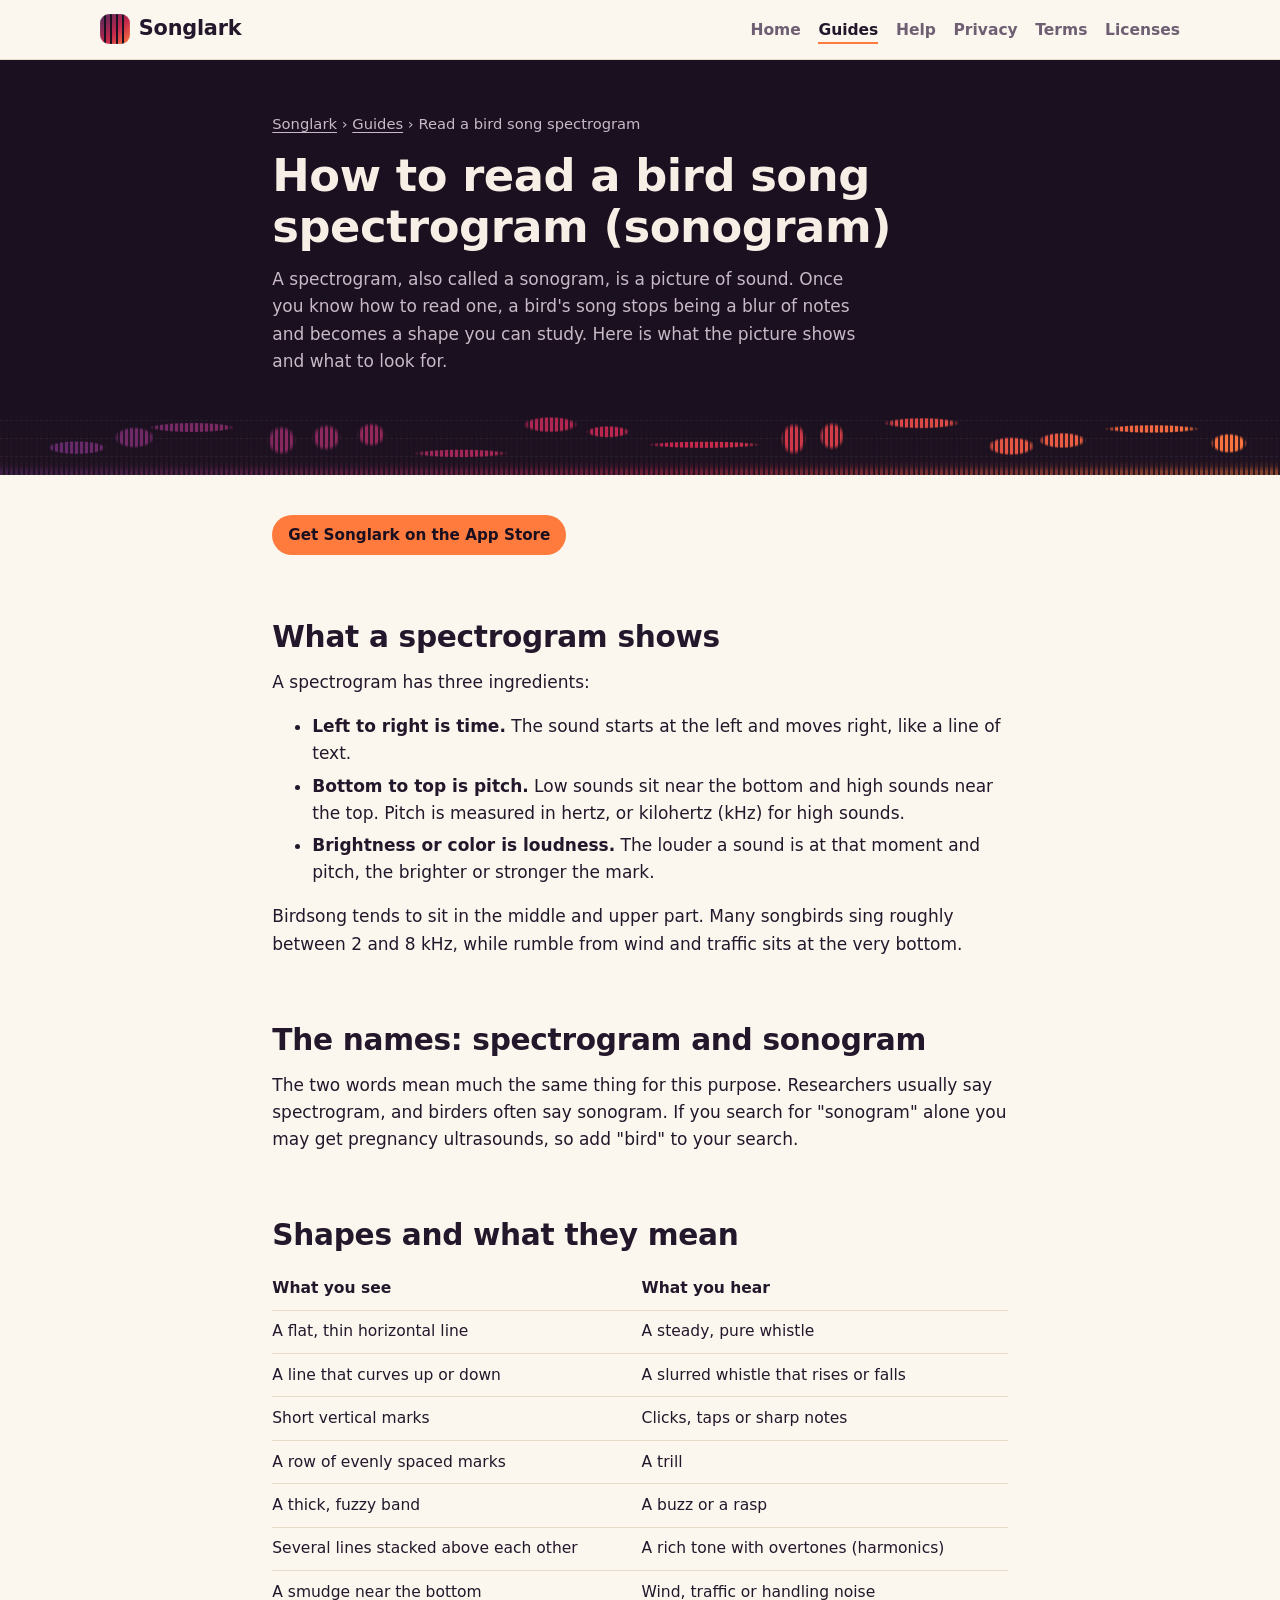
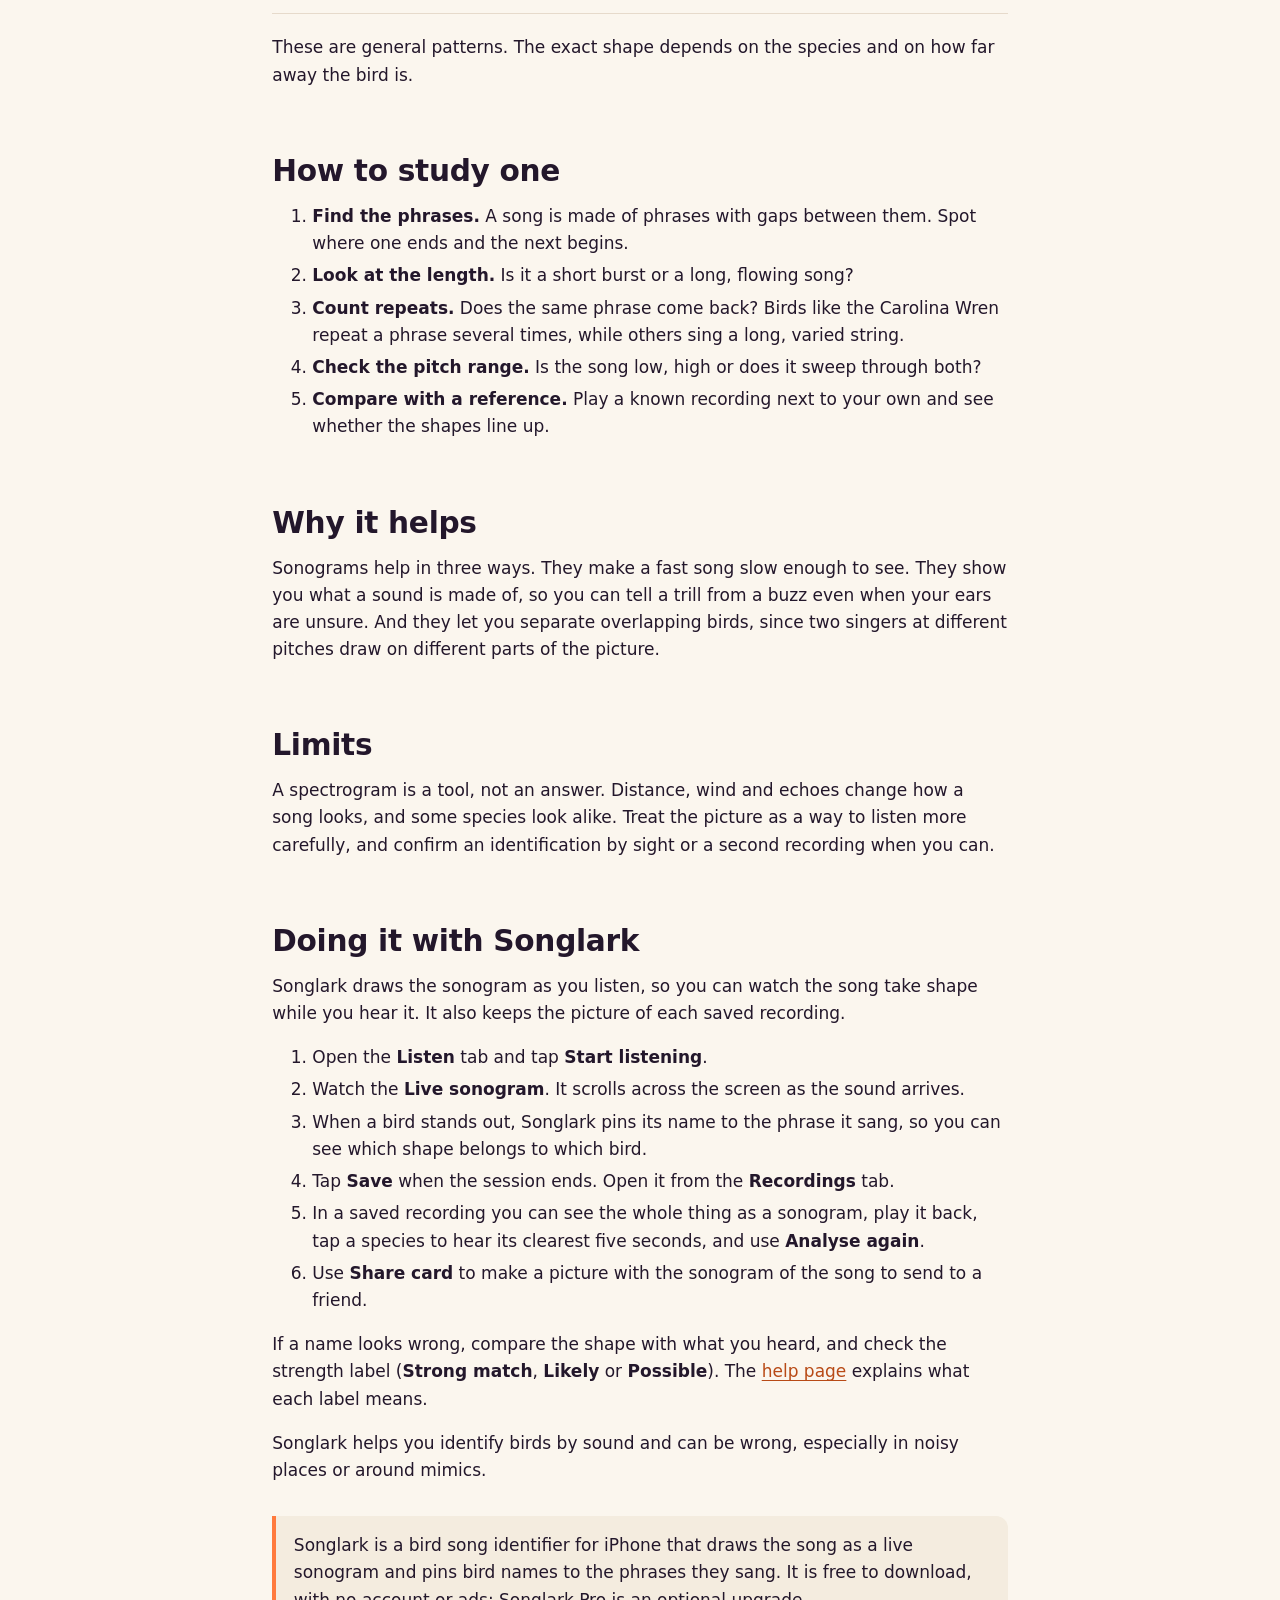
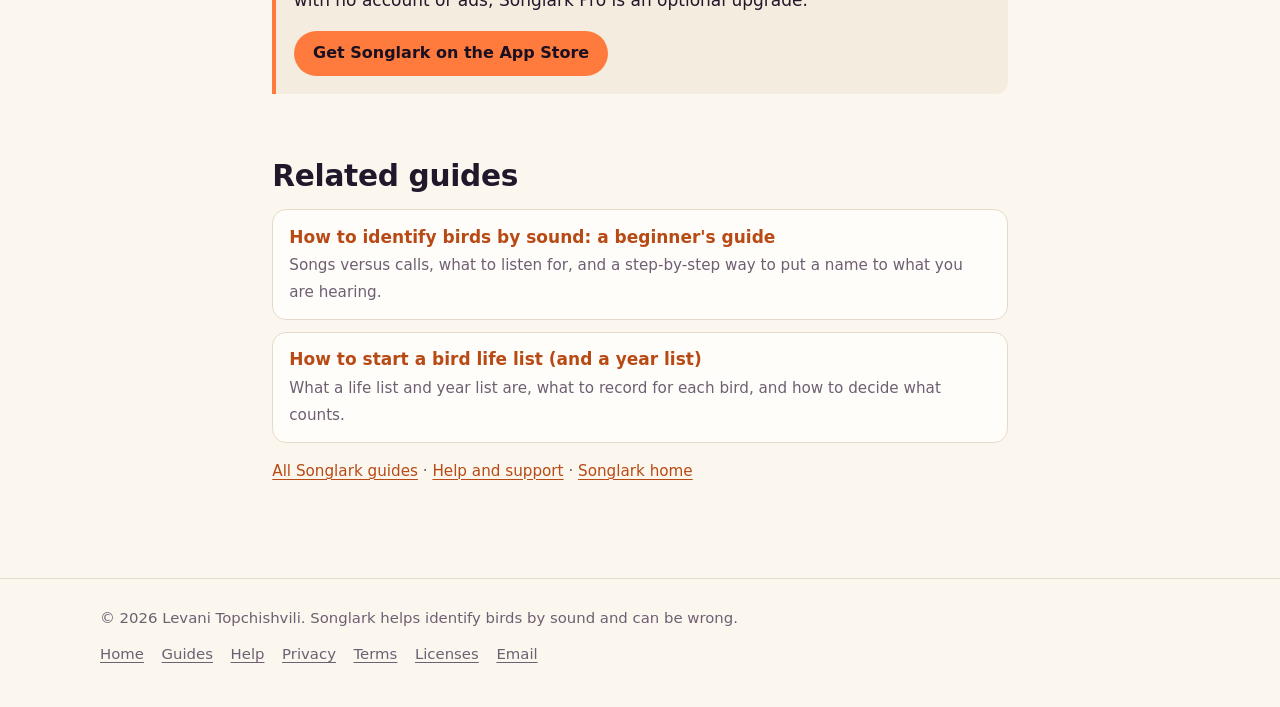
<file: docs/guides/how-to-read-a-bird-song-spectrogram.html>
<!doctype html>
<html lang="en">
<head>
<meta charset="utf-8">
<meta name="viewport" content="width=device-width, initial-scale=1">
<title>How to Read a Bird Song Spectrogram (Sonogram) – Songlark</title>
<meta name="description" content="How to read a bird song spectrogram or sonogram: what the axes mean, how whistles, trills and buzzes look, and how to see the song live with Songlark.">
<link rel="canonical" href="https://levan2002.github.io/songlark/guides/how-to-read-a-bird-song-spectrogram.html">
<meta property="og:type" content="article">
<meta property="og:title" content="How to Read a Bird Song Spectrogram (Sonogram) – Songlark">
<meta property="og:description" content="How to read a bird song spectrogram or sonogram: what the axes mean, how whistles, trills and buzzes look, and how to see the song live with Songlark.">
<meta property="og:url" content="https://levan2002.github.io/songlark/guides/how-to-read-a-bird-song-spectrogram.html">
<meta property="og:site_name" content="Songlark">
<meta name="twitter:card" content="summary">
<meta name="apple-itunes-app" content="app-id=6818809786">
<meta name="theme-color" content="#1A1020">
<link rel="icon" href="data:image/svg+xml,%3Csvg xmlns='http://www.w3.org/2000/svg' viewBox='0 0 32 32'%3E%3Cdefs%3E%3ClinearGradient id='g' x1='0' y1='0' x2='1' y2='1'%3E%3Cstop offset='0' stop-color='%234A2A5C'/%3E%3Cstop offset='.55' stop-color='%23C2264B'/%3E%3Cstop offset='1' stop-color='%23FF7A3D'/%3E%3C/linearGradient%3E%3C/defs%3E%3Crect width='32' height='32' rx='9' fill='url(%23g)'/%3E%3Cg fill='%231A1020'%3E%3Crect x='5' y='0' width='2' height='32'/%3E%3Crect x='11' y='0' width='2' height='32'/%3E%3Crect x='17' y='0' width='2' height='32'/%3E%3Crect x='23' y='0' width='2' height='32'/%3E%3C/g%3E%3C/svg%3E">
<link rel="stylesheet" href="../style.css?v=6">
<script type="application/ld+json">
{
  "@context": "https://schema.org",
  "@type": "Article",
  "headline": "How to read a bird song spectrogram (sonogram)",
  "description": "How to read a bird song spectrogram or sonogram: what the axes mean, how whistles, trills and buzzes look, and how to see the song live with Songlark.",
  "author": {
    "@type": "Person",
    "name": "Levani Topchishvili"
  },
  "publisher": {
    "@type": "Person",
    "name": "Levani Topchishvili"
  },
  "datePublished": "2026-10-05",
  "dateModified": "2026-10-05",
  "mainEntityOfPage": "https://levan2002.github.io/songlark/guides/how-to-read-a-bird-song-spectrogram.html"
}
</script>
<script type="application/ld+json">
{
  "@context": "https://schema.org",
  "@type": "BreadcrumbList",
  "itemListElement": [
    {
      "@type": "ListItem",
      "position": 1,
      "name": "Songlark",
      "item": "https://levan2002.github.io/songlark/"
    },
    {
      "@type": "ListItem",
      "position": 2,
      "name": "Guides",
      "item": "https://levan2002.github.io/songlark/guides/"
    },
    {
      "@type": "ListItem",
      "position": 3,
      "name": "How to read a bird song spectrogram (sonogram)",
      "item": "https://levan2002.github.io/songlark/guides/how-to-read-a-bird-song-spectrogram.html"
    }
  ]
}
</script>
</head>
<body>
<a class="skip" href="#main">Skip to content</a>
<header class="site-header">
  <div class="wrap">
    <a class="wordmark" href="../"><span class="glyph" aria-hidden="true"></span>Songlark</a>
    <nav class="site-nav" aria-label="Main">
      <ul>
        <li><a href="../">Home</a></li>
        <li><a href="./" aria-current="page">Guides</a></li>
        <li><a href="../help.html">Help</a></li>
        <li><a href="../privacy.html">Privacy</a></li>
        <li><a href="../terms.html">Terms</a></li>
        <li><a href="../licenses.html">Licenses</a></li>
      </ul>
    </nav>
  </div>
</header>

<div class="hero page-hero">
  <div class="wrap">
<nav class="crumbs" aria-label="Breadcrumb"><a href="../">Songlark</a> <span aria-hidden="true">›</span> <a href="./">Guides</a> <span aria-hidden="true">›</span> <span>Read a bird song spectrogram</span></nav>
<h1>How to read a bird song spectrogram (sonogram)</h1>
<p>A spectrogram, also called a sonogram, is a picture of sound. Once you know how to read one, a bird's song stops being a blur of notes and becomes a shape you can study. Here is what the picture shows and what to look for.</p>

  </div>
  <div class="sonogram" aria-hidden="true"><div class="ink"></div></div>
</div>

<main id="main">
  <div class="wrap prose">

<p class="guide-cta guide-cta-top"><a class="btn btn-cta" href="https://apps.apple.com/app/id6818809786">Get Songlark on the App Store</a></p>
<h2>What a spectrogram shows</h2>
<p>A spectrogram has three ingredients:</p>
<ul>
<li><strong>Left to right is time.</strong> The sound starts at the left and moves right, like a line of text.</li>
<li><strong>Bottom to top is pitch.</strong> Low sounds sit near the bottom and high sounds near the top. Pitch is measured in hertz, or kilohertz (kHz) for high sounds.</li>
<li><strong>Brightness or color is loudness.</strong> The louder a sound is at that moment and pitch, the brighter or stronger the mark.</li>
</ul>
<p>Birdsong tends to sit in the middle and upper part. Many songbirds sing roughly between 2 and 8 kHz, while rumble from wind and traffic sits at the very bottom.</p>
<h2>The names: spectrogram and sonogram</h2>
<p>The two words mean much the same thing for this purpose. Researchers usually say spectrogram, and birders often say sonogram. If you search for "sonogram" alone you may get pregnancy ultrasounds, so add "bird" to your search.</p>
<h2>Shapes and what they mean</h2>
<table>
<thead><tr><th scope="col">What you see</th><th scope="col">What you hear</th></tr></thead>
<tbody>
<tr><td>A flat, thin horizontal line</td><td>A steady, pure whistle</td></tr>
<tr><td>A line that curves up or down</td><td>A slurred whistle that rises or falls</td></tr>
<tr><td>Short vertical marks</td><td>Clicks, taps or sharp notes</td></tr>
<tr><td>A row of evenly spaced marks</td><td>A trill</td></tr>
<tr><td>A thick, fuzzy band</td><td>A buzz or a rasp</td></tr>
<tr><td>Several lines stacked above each other</td><td>A rich tone with overtones (harmonics)</td></tr>
<tr><td>A smudge near the bottom</td><td>Wind, traffic or handling noise</td></tr>
</tbody>
</table>
<p>These are general patterns. The exact shape depends on the species and on how far away the bird is.</p>
<h2>How to study one</h2>
<ol>
<li><strong>Find the phrases.</strong> A song is made of phrases with gaps between them. Spot where one ends and the next begins.</li>
<li><strong>Look at the length.</strong> Is it a short burst or a long, flowing song?</li>
<li><strong>Count repeats.</strong> Does the same phrase come back? Birds like the Carolina Wren repeat a phrase several times, while others sing a long, varied string.</li>
<li><strong>Check the pitch range.</strong> Is the song low, high or does it sweep through both?</li>
<li><strong>Compare with a reference.</strong> Play a known recording next to your own and see whether the shapes line up.</li>
</ol>
<h2>Why it helps</h2>
<p>Sonograms help in three ways. They make a fast song slow enough to see. They show you what a sound is made of, so you can tell a trill from a buzz even when your ears are unsure. And they let you separate overlapping birds, since two singers at different pitches draw on different parts of the picture.</p>
<h2>Limits</h2>
<p>A spectrogram is a tool, not an answer. Distance, wind and echoes change how a song looks, and some species look alike. Treat the picture as a way to listen more carefully, and confirm an identification by sight or a second recording when you can.</p>
<h2>Doing it with Songlark</h2>
<p>Songlark draws the sonogram as you listen, so you can watch the song take shape while you hear it. It also keeps the picture of each saved recording.</p>
<ol>
<li>Open the <strong>Listen</strong> tab and tap <strong>Start listening</strong>.</li>
<li>Watch the <strong>Live sonogram</strong>. It scrolls across the screen as the sound arrives.</li>
<li>When a bird stands out, Songlark pins its name to the phrase it sang, so you can see which shape belongs to which bird.</li>
<li>Tap <strong>Save</strong> when the session ends. Open it from the <strong>Recordings</strong> tab.</li>
<li>In a saved recording you can see the whole thing as a sonogram, play it back, tap a species to hear its clearest five seconds, and use <strong>Analyse again</strong>.</li>
<li>Use <strong>Share card</strong> to make a picture with the sonogram of the song to send to a friend.</li>
</ol>
<p>If a name looks wrong, compare the shape with what you heard, and check the strength label (<strong>Strong match</strong>, <strong>Likely</strong> or <strong>Possible</strong>). The <a href="../help.html#strengths">help page</a> explains what each label means.</p>
<p>Songlark helps you identify birds by sound and can be wrong, especially in noisy places or around mimics.</p>
<div class="guide-end">
<p>Songlark is a bird song identifier for iPhone that draws the song as a live sonogram and pins bird names to the phrases they sang. It is free to download, with no account or ads; Songlark Pro is an optional upgrade.</p>
<p class="guide-cta"><a class="btn btn-cta" href="https://apps.apple.com/app/id6818809786">Get Songlark on the App Store</a></p>
</div>
<h2>Related guides</h2>
<ul class="guide-list">
<li><a href="how-to-identify-birds-by-sound.html"><strong>How to identify birds by sound: a beginner&#x27;s guide</strong><span>Songs versus calls, what to listen for, and a step-by-step way to put a name to what you are hearing.</span></a></li>
<li><a href="how-to-start-a-bird-life-list.html"><strong>How to start a bird life list (and a year list)</strong><span>What a life list and year list are, what to record for each bird, and how to decide what counts.</span></a></li>
</ul>
<p class="guide-more"><a href="./">All Songlark guides</a> · <a href="../help.html">Help and support</a> · <a href="../">Songlark home</a></p>
  </div>
</main>

<footer class="site-footer">
  <div class="wrap">
    <p>&copy; 2026 Levani Topchishvili. Songlark helps identify birds by sound and can be wrong.</p>
    <ul>
      <li><a href="../">Home</a></li>
      <li><a href="./">Guides</a></li>
      <li><a href="../help.html">Help</a></li>
      <li><a href="../privacy.html">Privacy</a></li>
      <li><a href="../terms.html">Terms</a></li>
      <li><a href="../licenses.html">Licenses</a></li>
      <li><a href="mailto:levan.topchishvili9@gmail.com">Email</a></li>
    </ul>
  </div>
</footer>
</body>
</html>
</file>
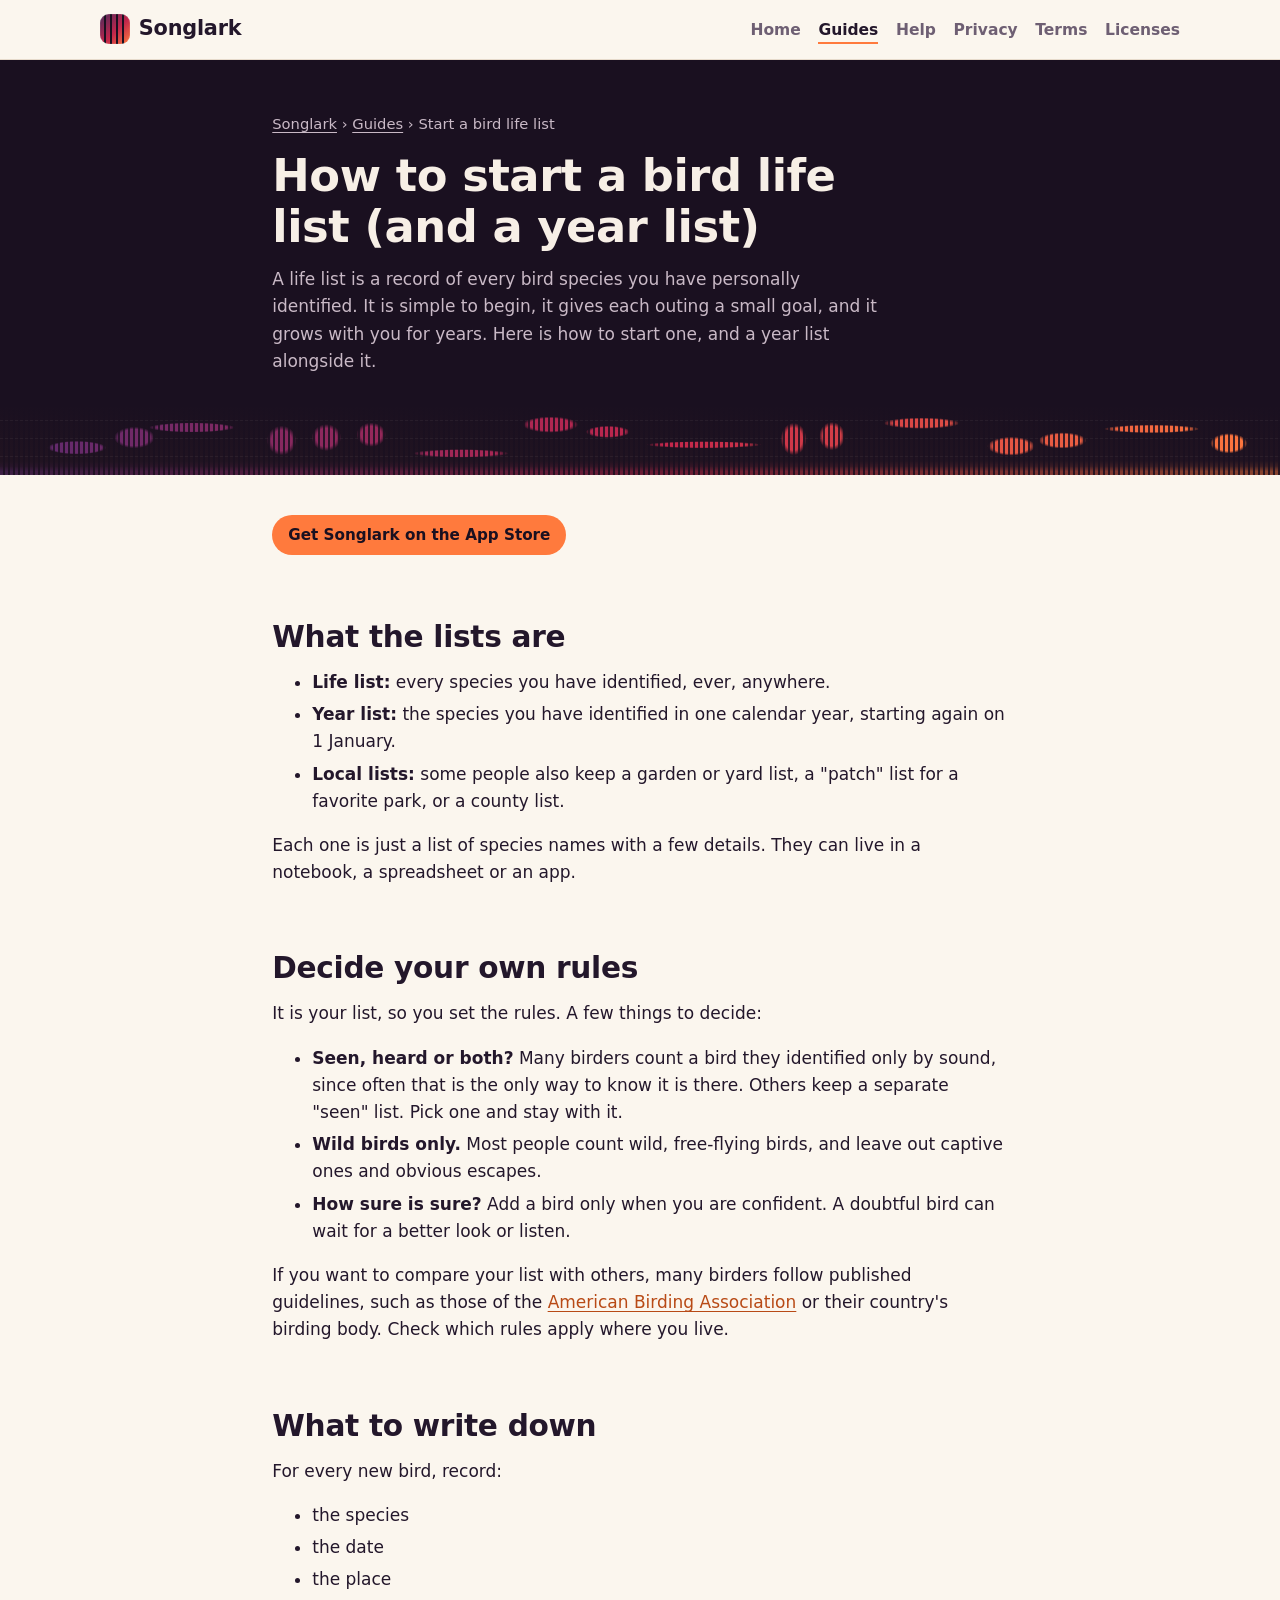
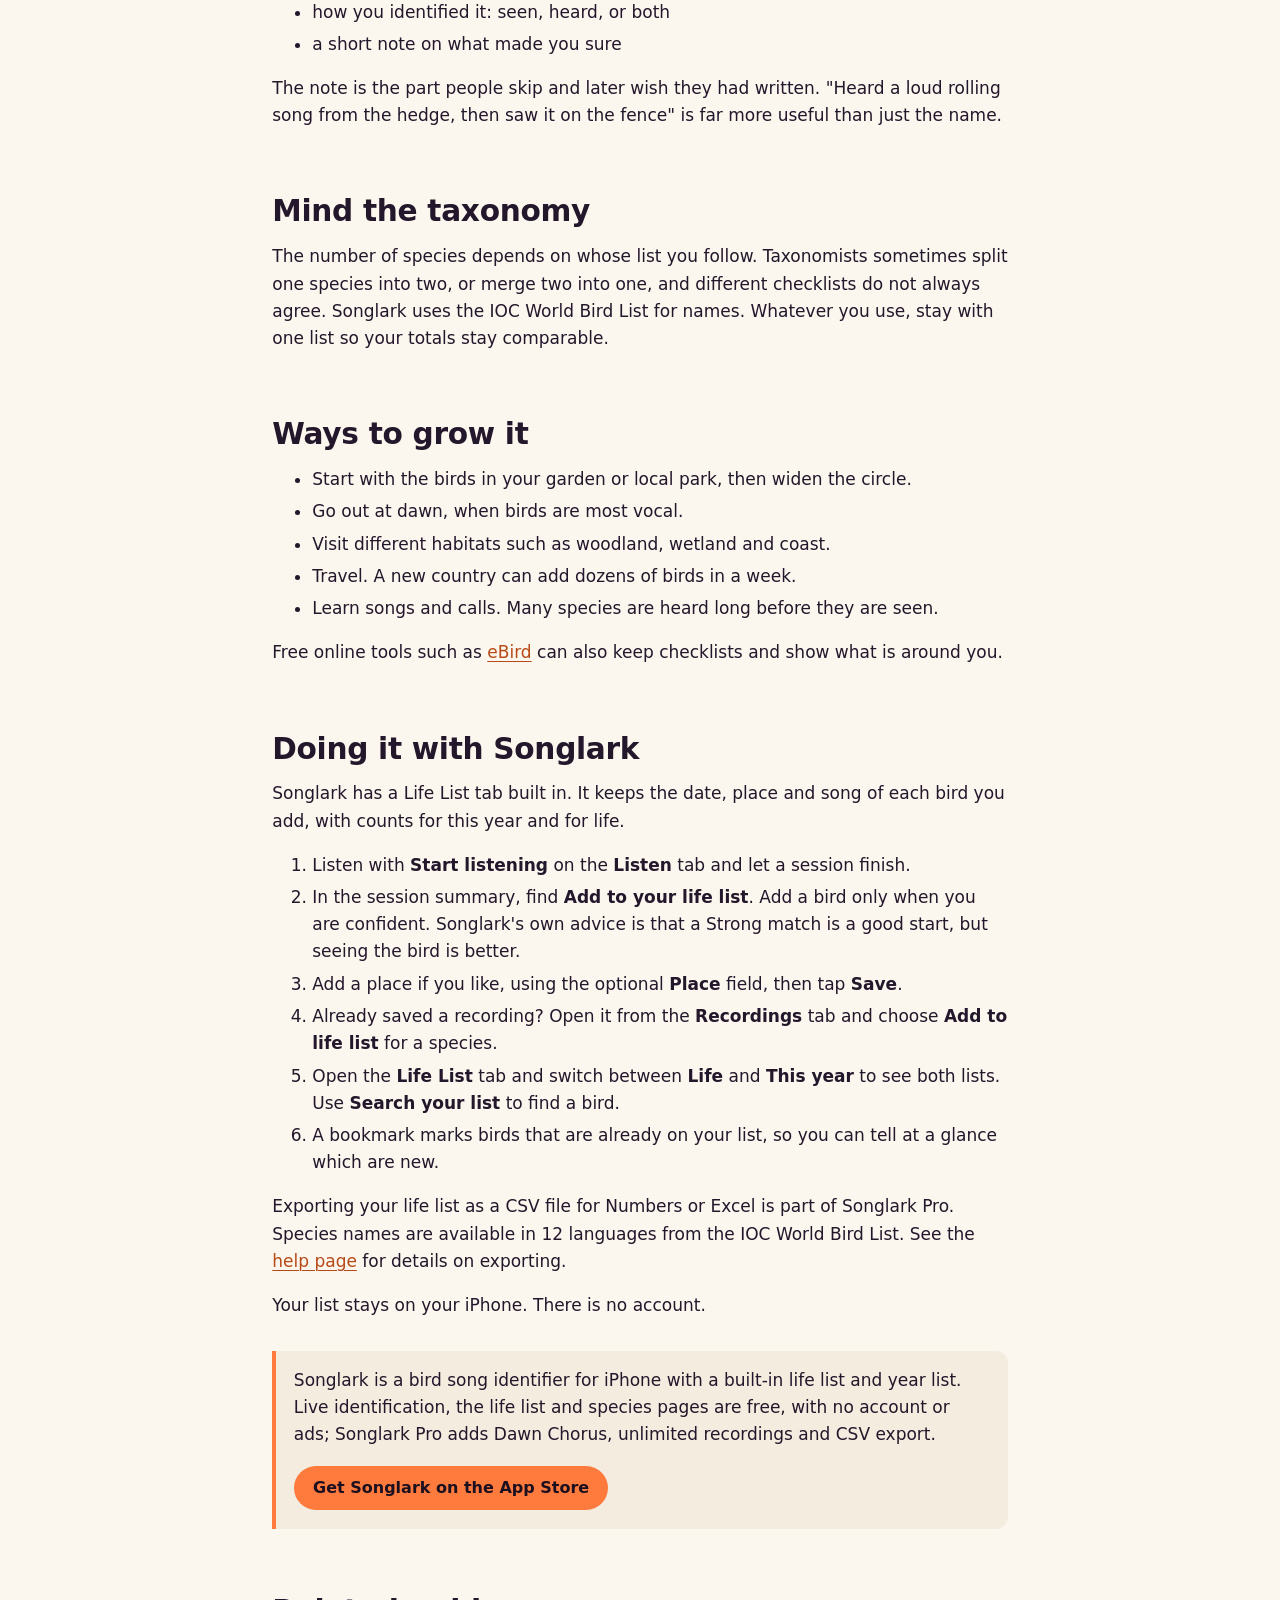
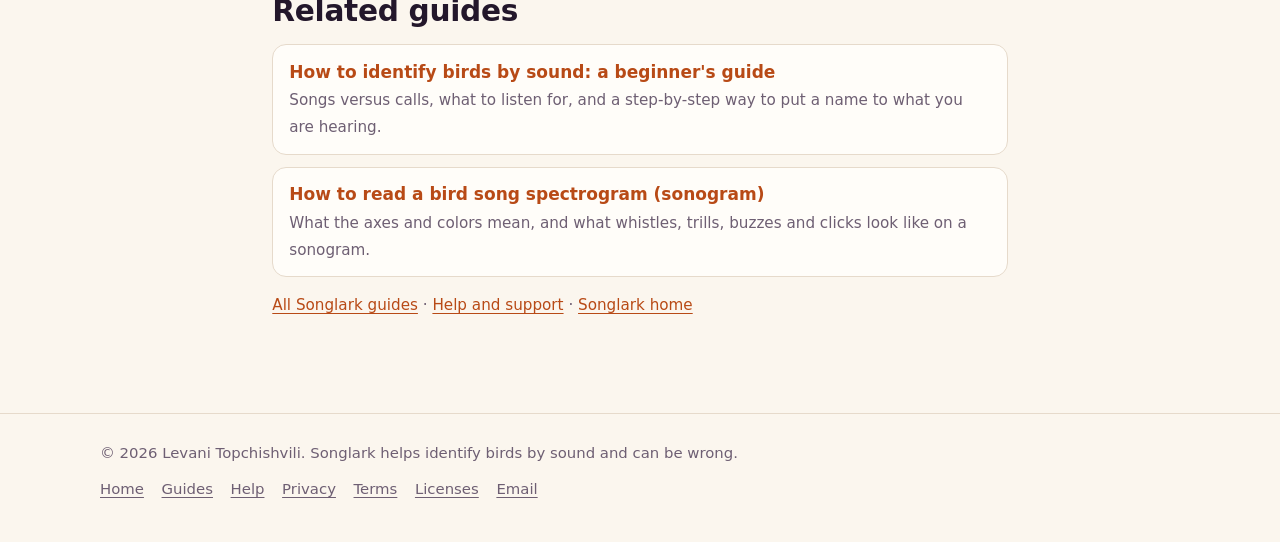
<file: docs/guides/how-to-start-a-bird-life-list.html>
<!doctype html>
<html lang="en">
<head>
<meta charset="utf-8">
<meta name="viewport" content="width=device-width, initial-scale=1">
<title>How to Start a Bird Life List (and a Year List) – Songlark</title>
<meta name="description" content="How to start a bird life list and year list: what to count, what to write down, how to be sure of an identification, plus how to keep both in Songlark.">
<link rel="canonical" href="https://levan2002.github.io/songlark/guides/how-to-start-a-bird-life-list.html">
<meta property="og:type" content="article">
<meta property="og:title" content="How to Start a Bird Life List (and a Year List) – Songlark">
<meta property="og:description" content="How to start a bird life list and year list: what to count, what to write down, how to be sure of an identification, plus how to keep both in Songlark.">
<meta property="og:url" content="https://levan2002.github.io/songlark/guides/how-to-start-a-bird-life-list.html">
<meta property="og:site_name" content="Songlark">
<meta name="twitter:card" content="summary">
<meta name="apple-itunes-app" content="app-id=6818809786">
<meta name="theme-color" content="#1A1020">
<link rel="icon" href="data:image/svg+xml,%3Csvg xmlns='http://www.w3.org/2000/svg' viewBox='0 0 32 32'%3E%3Cdefs%3E%3ClinearGradient id='g' x1='0' y1='0' x2='1' y2='1'%3E%3Cstop offset='0' stop-color='%234A2A5C'/%3E%3Cstop offset='.55' stop-color='%23C2264B'/%3E%3Cstop offset='1' stop-color='%23FF7A3D'/%3E%3C/linearGradient%3E%3C/defs%3E%3Crect width='32' height='32' rx='9' fill='url(%23g)'/%3E%3Cg fill='%231A1020'%3E%3Crect x='5' y='0' width='2' height='32'/%3E%3Crect x='11' y='0' width='2' height='32'/%3E%3Crect x='17' y='0' width='2' height='32'/%3E%3Crect x='23' y='0' width='2' height='32'/%3E%3C/g%3E%3C/svg%3E">
<link rel="stylesheet" href="../style.css?v=6">
<script type="application/ld+json">
{
  "@context": "https://schema.org",
  "@type": "Article",
  "headline": "How to start a bird life list (and a year list)",
  "description": "How to start a bird life list and year list: what to count, what to write down, how to be sure of an identification, plus how to keep both in Songlark.",
  "author": {
    "@type": "Person",
    "name": "Levani Topchishvili"
  },
  "publisher": {
    "@type": "Person",
    "name": "Levani Topchishvili"
  },
  "datePublished": "2026-10-05",
  "dateModified": "2026-10-05",
  "mainEntityOfPage": "https://levan2002.github.io/songlark/guides/how-to-start-a-bird-life-list.html"
}
</script>
<script type="application/ld+json">
{
  "@context": "https://schema.org",
  "@type": "BreadcrumbList",
  "itemListElement": [
    {
      "@type": "ListItem",
      "position": 1,
      "name": "Songlark",
      "item": "https://levan2002.github.io/songlark/"
    },
    {
      "@type": "ListItem",
      "position": 2,
      "name": "Guides",
      "item": "https://levan2002.github.io/songlark/guides/"
    },
    {
      "@type": "ListItem",
      "position": 3,
      "name": "How to start a bird life list (and a year list)",
      "item": "https://levan2002.github.io/songlark/guides/how-to-start-a-bird-life-list.html"
    }
  ]
}
</script>
</head>
<body>
<a class="skip" href="#main">Skip to content</a>
<header class="site-header">
  <div class="wrap">
    <a class="wordmark" href="../"><span class="glyph" aria-hidden="true"></span>Songlark</a>
    <nav class="site-nav" aria-label="Main">
      <ul>
        <li><a href="../">Home</a></li>
        <li><a href="./" aria-current="page">Guides</a></li>
        <li><a href="../help.html">Help</a></li>
        <li><a href="../privacy.html">Privacy</a></li>
        <li><a href="../terms.html">Terms</a></li>
        <li><a href="../licenses.html">Licenses</a></li>
      </ul>
    </nav>
  </div>
</header>

<div class="hero page-hero">
  <div class="wrap">
<nav class="crumbs" aria-label="Breadcrumb"><a href="../">Songlark</a> <span aria-hidden="true">›</span> <a href="./">Guides</a> <span aria-hidden="true">›</span> <span>Start a bird life list</span></nav>
<h1>How to start a bird life list (and a year list)</h1>
<p>A life list is a record of every bird species you have personally identified. It is simple to begin, it gives each outing a small goal, and it grows with you for years. Here is how to start one, and a year list alongside it.</p>

  </div>
  <div class="sonogram" aria-hidden="true"><div class="ink"></div></div>
</div>

<main id="main">
  <div class="wrap prose">

<p class="guide-cta guide-cta-top"><a class="btn btn-cta" href="https://apps.apple.com/app/id6818809786">Get Songlark on the App Store</a></p>
<h2>What the lists are</h2>
<ul>
<li><strong>Life list:</strong> every species you have identified, ever, anywhere.</li>
<li><strong>Year list:</strong> the species you have identified in one calendar year, starting again on 1 January.</li>
<li><strong>Local lists:</strong> some people also keep a garden or yard list, a "patch" list for a favorite park, or a county list.</li>
</ul>
<p>Each one is just a list of species names with a few details. They can live in a notebook, a spreadsheet or an app.</p>
<h2>Decide your own rules</h2>
<p>It is your list, so you set the rules. A few things to decide:</p>
<ul>
<li><strong>Seen, heard or both?</strong> Many birders count a bird they identified only by sound, since often that is the only way to know it is there. Others keep a separate "seen" list. Pick one and stay with it.</li>
<li><strong>Wild birds only.</strong> Most people count wild, free-flying birds, and leave out captive ones and obvious escapes.</li>
<li><strong>How sure is sure?</strong> Add a bird only when you are confident. A doubtful bird can wait for a better look or listen.</li>
</ul>
<p>If you want to compare your list with others, many birders follow published guidelines, such as those of the <a href="https://www.aba.org">American Birding Association</a> or their country's birding body. Check which rules apply where you live.</p>
<h2>What to write down</h2>
<p>For every new bird, record:</p>
<ul>
<li>the species</li>
<li>the date</li>
<li>the place</li>
<li>how you identified it: seen, heard, or both</li>
<li>a short note on what made you sure</li>
</ul>
<p>The note is the part people skip and later wish they had written. "Heard a loud rolling song from the hedge, then saw it on the fence" is far more useful than just the name.</p>
<h2>Mind the taxonomy</h2>
<p>The number of species depends on whose list you follow. Taxonomists sometimes split one species into two, or merge two into one, and different checklists do not always agree. Songlark uses the IOC World Bird List for names. Whatever you use, stay with one list so your totals stay comparable.</p>
<h2>Ways to grow it</h2>
<ul>
<li>Start with the birds in your garden or local park, then widen the circle.</li>
<li>Go out at dawn, when birds are most vocal.</li>
<li>Visit different habitats such as woodland, wetland and coast.</li>
<li>Travel. A new country can add dozens of birds in a week.</li>
<li>Learn songs and calls. Many species are heard long before they are seen.</li>
</ul>
<p>Free online tools such as <a href="https://ebird.org">eBird</a> can also keep checklists and show what is around you.</p>
<h2>Doing it with Songlark</h2>
<p>Songlark has a Life List tab built in. It keeps the date, place and song of each bird you add, with counts for this year and for life.</p>
<ol>
<li>Listen with <strong>Start listening</strong> on the <strong>Listen</strong> tab and let a session finish.</li>
<li>In the session summary, find <strong>Add to your life list</strong>. Add a bird only when you are confident. Songlark's own advice is that a Strong match is a good start, but seeing the bird is better.</li>
<li>Add a place if you like, using the optional <strong>Place</strong> field, then tap <strong>Save</strong>.</li>
<li>Already saved a recording? Open it from the <strong>Recordings</strong> tab and choose <strong>Add to life list</strong> for a species.</li>
<li>Open the <strong>Life List</strong> tab and switch between <strong>Life</strong> and <strong>This year</strong> to see both lists. Use <strong>Search your list</strong> to find a bird.</li>
<li>A bookmark marks birds that are already on your list, so you can tell at a glance which are new.</li>
</ol>
<p>Exporting your life list as a CSV file for Numbers or Excel is part of Songlark Pro. Species names are available in 12 languages from the IOC World Bird List. See the <a href="../help.html#export">help page</a> for details on exporting.</p>
<p>Your list stays on your iPhone. There is no account.</p>
<div class="guide-end">
<p>Songlark is a bird song identifier for iPhone with a built-in life list and year list. Live identification, the life list and species pages are free, with no account or ads; Songlark Pro adds Dawn Chorus, unlimited recordings and CSV export.</p>
<p class="guide-cta"><a class="btn btn-cta" href="https://apps.apple.com/app/id6818809786">Get Songlark on the App Store</a></p>
</div>
<h2>Related guides</h2>
<ul class="guide-list">
<li><a href="how-to-identify-birds-by-sound.html"><strong>How to identify birds by sound: a beginner&#x27;s guide</strong><span>Songs versus calls, what to listen for, and a step-by-step way to put a name to what you are hearing.</span></a></li>
<li><a href="how-to-read-a-bird-song-spectrogram.html"><strong>How to read a bird song spectrogram (sonogram)</strong><span>What the axes and colors mean, and what whistles, trills, buzzes and clicks look like on a sonogram.</span></a></li>
</ul>
<p class="guide-more"><a href="./">All Songlark guides</a> · <a href="../help.html">Help and support</a> · <a href="../">Songlark home</a></p>
  </div>
</main>

<footer class="site-footer">
  <div class="wrap">
    <p>&copy; 2026 Levani Topchishvili. Songlark helps identify birds by sound and can be wrong.</p>
    <ul>
      <li><a href="../">Home</a></li>
      <li><a href="./">Guides</a></li>
      <li><a href="../help.html">Help</a></li>
      <li><a href="../privacy.html">Privacy</a></li>
      <li><a href="../terms.html">Terms</a></li>
      <li><a href="../licenses.html">Licenses</a></li>
      <li><a href="mailto:levan.topchishvili9@gmail.com">Email</a></li>
    </ul>
  </div>
</footer>
</body>
</html>
</file>
<file: docs/style.css>
/* Songlark site. One stylesheet, no external fonts or scripts. */

:root {
  --paper: #FBF6EE;
  --paper-2: #F4ECDF;
  --ink: #23172B;
  --ink-2: #6E5F73;
  --rule: #E6DACB;
  --accent: #FF7A3D;
  --link: #B84A16;
  --link-hover: #8F3810;
  --stage: #1A1020;
  --stage-ink: #F7EFE6;
  --stage-ink-2: #C9B9C6;
  --crimson: #C2264B;
  --aubergine: #4A2A5C;
  --card: #FFFDF9;
  --focus: #B84A16;
  --radius: 18px;
  --measure: 68ch;
  --font-round: ui-rounded, "SF Pro Rounded", "SF Compact Rounded", system-ui, -apple-system, "Segoe UI", Roboto, "Helvetica Neue", Arial, sans-serif;
  --font-body: system-ui, -apple-system, BlinkMacSystemFont, "Segoe UI", Roboto, "Helvetica Neue", Arial, sans-serif;
  color-scheme: light dark;
}

@media (prefers-color-scheme: dark) {
  :root {
    --paper: #150D1A;
    --paper-2: #1E1424;
    --ink: #F7EFE6;
    --ink-2: #BFAFBF;
    --rule: #33243B;
    --link: #FF9A66;
    --link-hover: #FFB98F;
    --card: #1C1222;
    --focus: #FF9A66;
  }
}

*, *::before, *::after { box-sizing: border-box; }

html { -webkit-text-size-adjust: 100%; text-size-adjust: 100%; }

body {
  margin: 0;
  background: var(--paper);
  color: var(--ink);
  font-family: var(--font-body);
  font-size: 1.0625rem;
  line-height: 1.6;
  -webkit-font-smoothing: antialiased;
}

h1, h2, h3, .wordmark {
  font-family: var(--font-round);
  font-weight: 800;
  line-height: 1.15;
  letter-spacing: -0.01em;
  text-wrap: balance;
}
h1 { font-size: clamp(2.1rem, 5.5vw, 3.4rem); margin: 0 0 0.4em; }
h2 { font-size: clamp(1.45rem, 3vw, 1.85rem); margin: 2.2em 0 0.5em; }
h3 { font-size: 1.15rem; margin: 1.6em 0 0.35em; }
p, ul, ol, dl { margin: 0 0 1em; }
li + li { margin-top: 0.3em; }

a { color: var(--link); text-underline-offset: 0.18em; text-decoration-thickness: 1px; }
a:hover { color: var(--link-hover); text-decoration-thickness: 2px; }
:focus-visible { outline: 3px solid var(--focus); outline-offset: 3px; border-radius: 6px; }

code, kbd { font-family: ui-monospace, "SF Mono", Menlo, Consolas, monospace; font-size: 0.9em; }
strong { font-weight: 700; }

.skip {
  position: absolute; left: 1rem; top: -4rem; z-index: 10;
  background: var(--ink); color: var(--paper); padding: 0.6rem 1rem; border-radius: 10px;
}
.skip:focus { top: 1rem; }

.wrap { width: min(100% - 2rem, 1080px); margin-inline: auto; }
.prose { max-width: var(--measure); }

/* Header */
.site-header { border-bottom: 1px solid var(--rule); background: var(--paper); }
.site-header .wrap {
  display: flex; align-items: center; justify-content: space-between;
  gap: 0.75rem 1.5rem; flex-wrap: wrap; padding-block: 0.9rem;
}
.wordmark {
  display: inline-flex; align-items: center; gap: 0.55rem;
  font-size: 1.3rem; color: var(--ink); text-decoration: none;
}
.wordmark:hover { color: var(--ink); }
.glyph {
  width: 30px; height: 30px; border-radius: 9px; flex: none;
  background:
    linear-gradient(90deg, transparent 0 4px, var(--stage) 4px 6px, transparent 6px 10px, var(--stage) 10px 12px, transparent 12px 16px, var(--stage) 16px 18px, transparent 18px 22px, var(--stage) 22px 24px, transparent 24px),
    linear-gradient(135deg, var(--aubergine), var(--crimson) 55%, var(--accent));
  box-shadow: inset 0 0 0 1px rgb(255 255 255 / 0.08);
}
.site-nav ul { list-style: none; display: flex; flex-wrap: wrap; gap: 0.25rem 1.1rem; margin: 0; padding: 0; }
.site-nav li + li { margin-top: 0; }
.site-nav a { color: var(--ink-2); text-decoration: none; font-weight: 600; font-size: 0.97rem; padding-block: 0.3rem; }
.site-nav a:hover { color: var(--ink); }
.site-nav a[aria-current="page"] { color: var(--ink); box-shadow: inset 0 -2px 0 var(--accent); }

/* Hero band */
.hero {
  background: var(--stage);
  color: var(--stage-ink);
  padding-block: clamp(2.5rem, 7vw, 4.5rem) 0;
  overflow: hidden;
}
.hero .lede { font-size: clamp(1.1rem, 2.2vw, 1.3rem); color: var(--stage-ink-2); max-width: 40ch; }
.hero a { color: #FFB08A; }
.hero a:hover { color: #FFD2BB; }
.eyebrow {
  display: inline-block; font-family: var(--font-round); font-weight: 800; font-size: 0.85rem;
  letter-spacing: 0.08em; text-transform: uppercase; color: var(--accent); margin-bottom: 0.9rem;
}
.hero-actions { display: flex; flex-wrap: wrap; gap: 0.75rem; margin: 1.6rem 0 0; align-items: center; }
.btn {
  display: inline-flex; align-items: center; justify-content: center; min-height: 44px;
  padding: 0.6rem 1.2rem; border-radius: 999px; font-family: var(--font-round); font-weight: 800;
  text-decoration: none; font-size: 1rem;
}
.hero .btn-primary { background: var(--accent); color: var(--stage); }
.hero .btn-primary:hover { background: #FF935F; color: var(--stage); }
.hero .btn-ghost { color: var(--stage-ink); box-shadow: inset 0 0 0 1.5px rgb(247 239 230 / 0.35); }
.hero .btn-ghost:hover { color: var(--stage-ink); box-shadow: inset 0 0 0 1.5px rgb(247 239 230 / 0.75); }
.hero .note { color: var(--stage-ink-2); font-size: 0.95rem; margin: 1rem 0 0; }

.page-hero { padding-block: clamp(2rem, 5vw, 3.25rem) 0; }
.page-hero h1 { font-size: clamp(1.9rem, 4.5vw, 2.8rem); margin-bottom: 0.3em; }
.page-hero p { color: var(--stage-ink-2); margin: 0; max-width: 56ch; }

/* The sonogram stripe: colour runs aubergine to crimson to apricot; syllable shapes
   are a mask, and thin dark gaps on top turn them into time slices. */
.sonogram {
  position: relative;
  height: clamp(120px, 18vw, 170px);
  margin-top: clamp(2rem, 5vw, 3rem);
  isolation: isolate;
}
.page-hero .sonogram { height: 72px; margin-top: 1.75rem; }
.sonogram::before {
  content: ""; position: absolute; inset: 0; z-index: -2;
  background:
    repeating-linear-gradient(0deg, rgb(247 239 230 / 0.05) 0 1px, transparent 1px 25%),
    linear-gradient(180deg, transparent, rgb(255 122 61 / 0.04));
}
.sonogram .ink {
  position: absolute; inset: 0; z-index: -1;
  background: linear-gradient(90deg, #5B2A6E 0%, var(--crimson) 52%, var(--accent) 100%);
  -webkit-mask-image:
    linear-gradient(to top, rgb(0 0 0 / 0.45) 0 5%, rgb(0 0 0 / 0.12) 12%, transparent 20%),
    radial-gradient(ellipse 3.2% 13.0% at 6% 62%, #000 60%, transparent 72%),
    radial-gradient(ellipse 2.2% 20.8% at 10.5% 48%, #000 55%, transparent 72%),
    radial-gradient(ellipse 4.5% 9.1% at 15% 34%, #000 60%, transparent 75%),
    radial-gradient(ellipse 1.6% 28.6% at 22% 52%, #000 50%, transparent 72%),
    radial-gradient(ellipse 1.6% 26.0% at 25.5% 48%, #000 50%, transparent 72%),
    radial-gradient(ellipse 1.6% 23.4% at 29% 44%, #000 50%, transparent 72%),
    radial-gradient(ellipse 5% 7.8% at 36% 70%, #000 55%, transparent 75%),
    radial-gradient(ellipse 3% 15.6% at 43% 30%, #000 55%, transparent 72%),
    radial-gradient(ellipse 2.4% 11.7% at 47.5% 40%, #000 55%, transparent 72%),
    radial-gradient(ellipse 6% 6.5% at 55% 58%, #000 55%, transparent 75%),
    radial-gradient(ellipse 1.4% 31.2% at 62% 50%, #000 50%, transparent 72%),
    radial-gradient(ellipse 1.4% 27.3% at 65% 46%, #000 50%, transparent 72%),
    radial-gradient(ellipse 4% 10.4% at 72% 28%, #000 55%, transparent 75%),
    radial-gradient(ellipse 2.6% 18.2% at 79% 60%, #000 55%, transparent 72%),
    radial-gradient(ellipse 2.6% 15.6% at 83% 52%, #000 55%, transparent 72%),
    radial-gradient(ellipse 5% 7.8% at 90% 36%, #000 55%, transparent 75%),
    radial-gradient(ellipse 2% 19.5% at 96% 56%, #000 55%, transparent 72%);
          mask-image:
    linear-gradient(to top, rgb(0 0 0 / 0.45) 0 5%, rgb(0 0 0 / 0.12) 12%, transparent 20%),
    radial-gradient(ellipse 3.2% 13.0% at 6% 62%, #000 60%, transparent 72%),
    radial-gradient(ellipse 2.2% 20.8% at 10.5% 48%, #000 55%, transparent 72%),
    radial-gradient(ellipse 4.5% 9.1% at 15% 34%, #000 60%, transparent 75%),
    radial-gradient(ellipse 1.6% 28.6% at 22% 52%, #000 50%, transparent 72%),
    radial-gradient(ellipse 1.6% 26.0% at 25.5% 48%, #000 50%, transparent 72%),
    radial-gradient(ellipse 1.6% 23.4% at 29% 44%, #000 50%, transparent 72%),
    radial-gradient(ellipse 5% 7.8% at 36% 70%, #000 55%, transparent 75%),
    radial-gradient(ellipse 3% 15.6% at 43% 30%, #000 55%, transparent 72%),
    radial-gradient(ellipse 2.4% 11.7% at 47.5% 40%, #000 55%, transparent 72%),
    radial-gradient(ellipse 6% 6.5% at 55% 58%, #000 55%, transparent 75%),
    radial-gradient(ellipse 1.4% 31.2% at 62% 50%, #000 50%, transparent 72%),
    radial-gradient(ellipse 1.4% 27.3% at 65% 46%, #000 50%, transparent 72%),
    radial-gradient(ellipse 4% 10.4% at 72% 28%, #000 55%, transparent 75%),
    radial-gradient(ellipse 2.6% 18.2% at 79% 60%, #000 55%, transparent 72%),
    radial-gradient(ellipse 2.6% 15.6% at 83% 52%, #000 55%, transparent 72%),
    radial-gradient(ellipse 5% 7.8% at 90% 36%, #000 55%, transparent 75%),
    radial-gradient(ellipse 2% 19.5% at 96% 56%, #000 55%, transparent 72%);
}
.sonogram::after {
  content: ""; position: absolute; inset: 0;
  background: repeating-linear-gradient(90deg, transparent 0 3px, var(--stage) 3px 5px);
  opacity: 0.85;
}
.sonogram .live {
  position: absolute; top: 8%; bottom: 8%; right: 0; width: 2px; z-index: 2;
  background: var(--stage-ink); opacity: 0.55; border-radius: 2px;
}
.sonogram .pin {
  position: absolute; z-index: 3; transform: translateX(-50%);
  font-family: var(--font-round); font-weight: 800; font-size: 0.8rem; white-space: nowrap;
  color: var(--stage); background: var(--stage-ink); padding: 0.2rem 0.6rem; border-radius: 999px;
  box-shadow: 0 4px 14px rgb(0 0 0 / 0.35);
}
.sonogram .pin::after {
  content: ""; position: absolute; left: 50%; top: 100%; width: 1.5px; height: var(--stem, 14px);
  background: var(--stage-ink); opacity: 0.6;
}
.sonogram .pin small { font-weight: 700; color: var(--ink-2); margin-left: 0.35rem; font-size: 0.72rem; }
@media (prefers-color-scheme: dark) { .sonogram .pin small { color: #6E5F73; } }
.pin-a { left: 25.5%; top: 6%; --stem: clamp(14px, 3vw, 28px); }
.pin-b { left: 63.5%; top: 6%; --stem: clamp(14px, 3vw, 26px); }
@media (max-width: 560px) { .pin-b { display: none; } .pin-a { left: 30%; } }

/* Main content */
main { padding-block: clamp(1.5rem, 4vw, 2.5rem) clamp(3rem, 7vw, 5rem); }
main > .wrap > :first-child, .prose > :first-child { margin-top: 0; }

.muted { color: var(--ink-2); }
.meta { color: var(--ink-2); font-size: 0.95rem; }

.features {
  list-style: none; padding: 0; margin: 1.25rem 0 0;
  display: grid; grid-template-columns: repeat(auto-fill, minmax(min(100%, 290px), 1fr)); gap: 1rem;
}
.features li {
  margin: 0; background: var(--card); border: 1px solid var(--rule); border-radius: var(--radius);
  padding: 1.15rem 1.25rem 1.2rem;
}
.features h3 { margin: 0 0 0.35rem; font-size: 1.08rem; }
.features p { margin: 0; color: var(--ink-2); font-size: 0.98rem; }
.tag {
  display: inline-block; vertical-align: 0.12em; margin-left: 0.35rem;
  font-family: var(--font-round); font-weight: 800; font-size: 0.68rem; letter-spacing: 0.06em;
  text-transform: uppercase; color: var(--link); border: 1.5px solid currentColor;
  border-radius: 999px; padding: 0.02rem 0.45rem;
}

.tiers { display: grid; gap: 0.75rem; margin: 1rem 0 1.25rem; padding: 0; list-style: none; }
.tiers li { margin: 0; display: grid; grid-template-columns: 9.5rem 1fr; gap: 1rem; align-items: baseline;
  border-top: 1px solid var(--rule); padding-top: 0.75rem; }
.tiers strong { font-family: var(--font-round); font-weight: 800; }
@media (max-width: 520px) { .tiers li { grid-template-columns: 1fr; gap: 0.15rem; } }

.plans { display: grid; grid-template-columns: repeat(auto-fit, minmax(min(100%, 220px), 1fr)); gap: 1rem; margin: 1rem 0 1.25rem; }
.plan { background: var(--card); border: 1px solid var(--rule); border-radius: var(--radius); padding: 1.1rem 1.25rem; }
.plan h3 { margin: 0 0 0.5rem; }
.plan ul { padding-left: 1.1rem; margin: 0; color: var(--ink-2); font-size: 0.98rem; }
.price { font-family: var(--font-round); font-weight: 800; font-size: 1.05rem; }

.shots { display: grid; grid-auto-flow: column; grid-auto-columns: min(70%, 240px); gap: 1rem; overflow-x: auto; padding-bottom: 0.5rem; }
.shots img { width: 100%; height: auto; border-radius: 22px; border: 1px solid var(--rule); }
.shots:empty, .shots-section:has(.shots:empty) { display: none; }

.callout {
  background: var(--paper-2); border-left: 4px solid var(--accent); border-radius: 0 12px 12px 0;
  padding: 0.9rem 1.1rem; margin: 1.25rem 0;
}
.callout p:last-child { margin-bottom: 0; }

.toc { background: var(--card); border: 1px solid var(--rule); border-radius: var(--radius); padding: 1rem 1.25rem; margin: 0 0 1.5rem; }
.toc h2 { font-size: 1rem; margin: 0 0 0.5rem; color: var(--ink-2); }
.toc ol { margin: 0; padding-left: 1.2rem; columns: 2 15rem; column-gap: 2rem; }
.toc li { break-inside: avoid; }

.faq dt { font-family: var(--font-round); font-weight: 800; margin-top: 1.25rem; }
.faq dd { margin: 0.3rem 0 0; }

.links-grid { list-style: none; padding: 0; display: grid; grid-template-columns: repeat(auto-fill, minmax(min(100%, 230px), 1fr)); gap: 0.75rem; }
.links-grid li { margin: 0; }
.links-grid a {
  display: block; height: 100%; text-decoration: none; background: var(--card); border: 1px solid var(--rule);
  border-radius: 14px; padding: 0.85rem 1rem; color: var(--ink);
}
.links-grid a:hover { border-color: var(--accent); color: var(--ink); }
.links-grid strong { display: block; font-family: var(--font-round); font-weight: 800; color: var(--link); }
.links-grid span { color: var(--ink-2); font-size: 0.95rem; }

pre.notice {
  white-space: pre-wrap; background: var(--paper-2); border: 1px solid var(--rule); border-radius: 12px;
  padding: 1rem 1.1rem; font-size: 0.88rem; line-height: 1.5; overflow-x: auto;
}

section[id], h2[id], h3[id] { scroll-margin-top: 1rem; }

/* Footer */
.site-footer { border-top: 1px solid var(--rule); padding-block: 1.75rem 2.5rem; color: var(--ink-2); font-size: 0.93rem; }
.site-footer .wrap { display: flex; flex-wrap: wrap; justify-content: space-between; gap: 0.75rem 2rem; }
.site-footer ul { list-style: none; display: flex; flex-wrap: wrap; gap: 0.25rem 1.1rem; margin: 0; padding: 0; }
.site-footer li + li { margin-top: 0; }
.site-footer p { margin: 0; }
.site-footer a { color: var(--ink-2); }
.site-footer a:hover { color: var(--ink); }

@media (prefers-reduced-motion: no-preference) {
  html { scroll-behavior: smooth; }
}
@media print {
  .site-header, .site-footer, .sonogram, .skip { display: none; }
  .hero { background: none; color: #000; }
  body { background: #fff; color: #000; }
}

main > .wrap > section:first-child > h2:first-child { margin-top: 0.6em; }
@media (prefers-color-scheme: dark) {
  .hero { border-bottom: 1px solid var(--rule); }
}

/* Reading pages: hero title and text share one centred column. */
.page-hero .wrap, .wrap.prose { width: min(100% - 2rem, var(--measure)); max-width: none; }

/* Guides */
.crumbs { font-size: 0.92rem; color: var(--stage-ink-2); margin: 0 0 0.9rem; }
.crumbs a { color: var(--stage-ink-2); }
.crumbs a:hover { color: var(--stage-ink); }
.btn-cta { background: var(--accent); color: var(--stage); }
.btn-cta:hover { background: #FF935F; color: var(--stage); }
.guide-cta { margin: 0 0 1.5rem; }
.guide-cta-top .btn { min-height: 40px; padding: 0.4rem 1rem; font-size: 0.95rem; }
.guide-end { background: var(--paper-2); border-left: 4px solid var(--accent); border-radius: 0 12px 12px 0; padding: 1rem 1.1rem 0.25rem; margin: 2rem 0 0; }
.guide-end .guide-cta { margin: 0 0 0.9rem; }
.guide-list { list-style: none; padding: 0; margin: 1rem 0; display: grid; gap: 0.75rem; }
.guide-list li { margin: 0; }
.guide-list a { display: block; text-decoration: none; background: var(--card); border: 1px solid var(--rule); border-radius: 14px; padding: 0.85rem 1rem; color: var(--ink); }
.guide-list a:hover { border-color: var(--accent); color: var(--ink); }
.guide-list strong { display: block; font-family: var(--font-round); font-weight: 800; color: var(--link); }
.guide-list span { color: var(--ink-2); font-size: 0.95rem; }
.guide-more { color: var(--ink-2); font-size: 0.95rem; }
.prose table { border-collapse: collapse; width: 100%; margin: 0 0 1.25rem; font-size: 0.97rem; }
.prose th, .prose td { text-align: left; padding: 0.55rem 0.6rem 0.55rem 0; border-bottom: 1px solid var(--rule); vertical-align: top; }
.prose th { font-family: var(--font-round); font-weight: 800; }
@media (max-width: 520px) { .prose table { display: block; overflow-x: auto; } }
</file>
